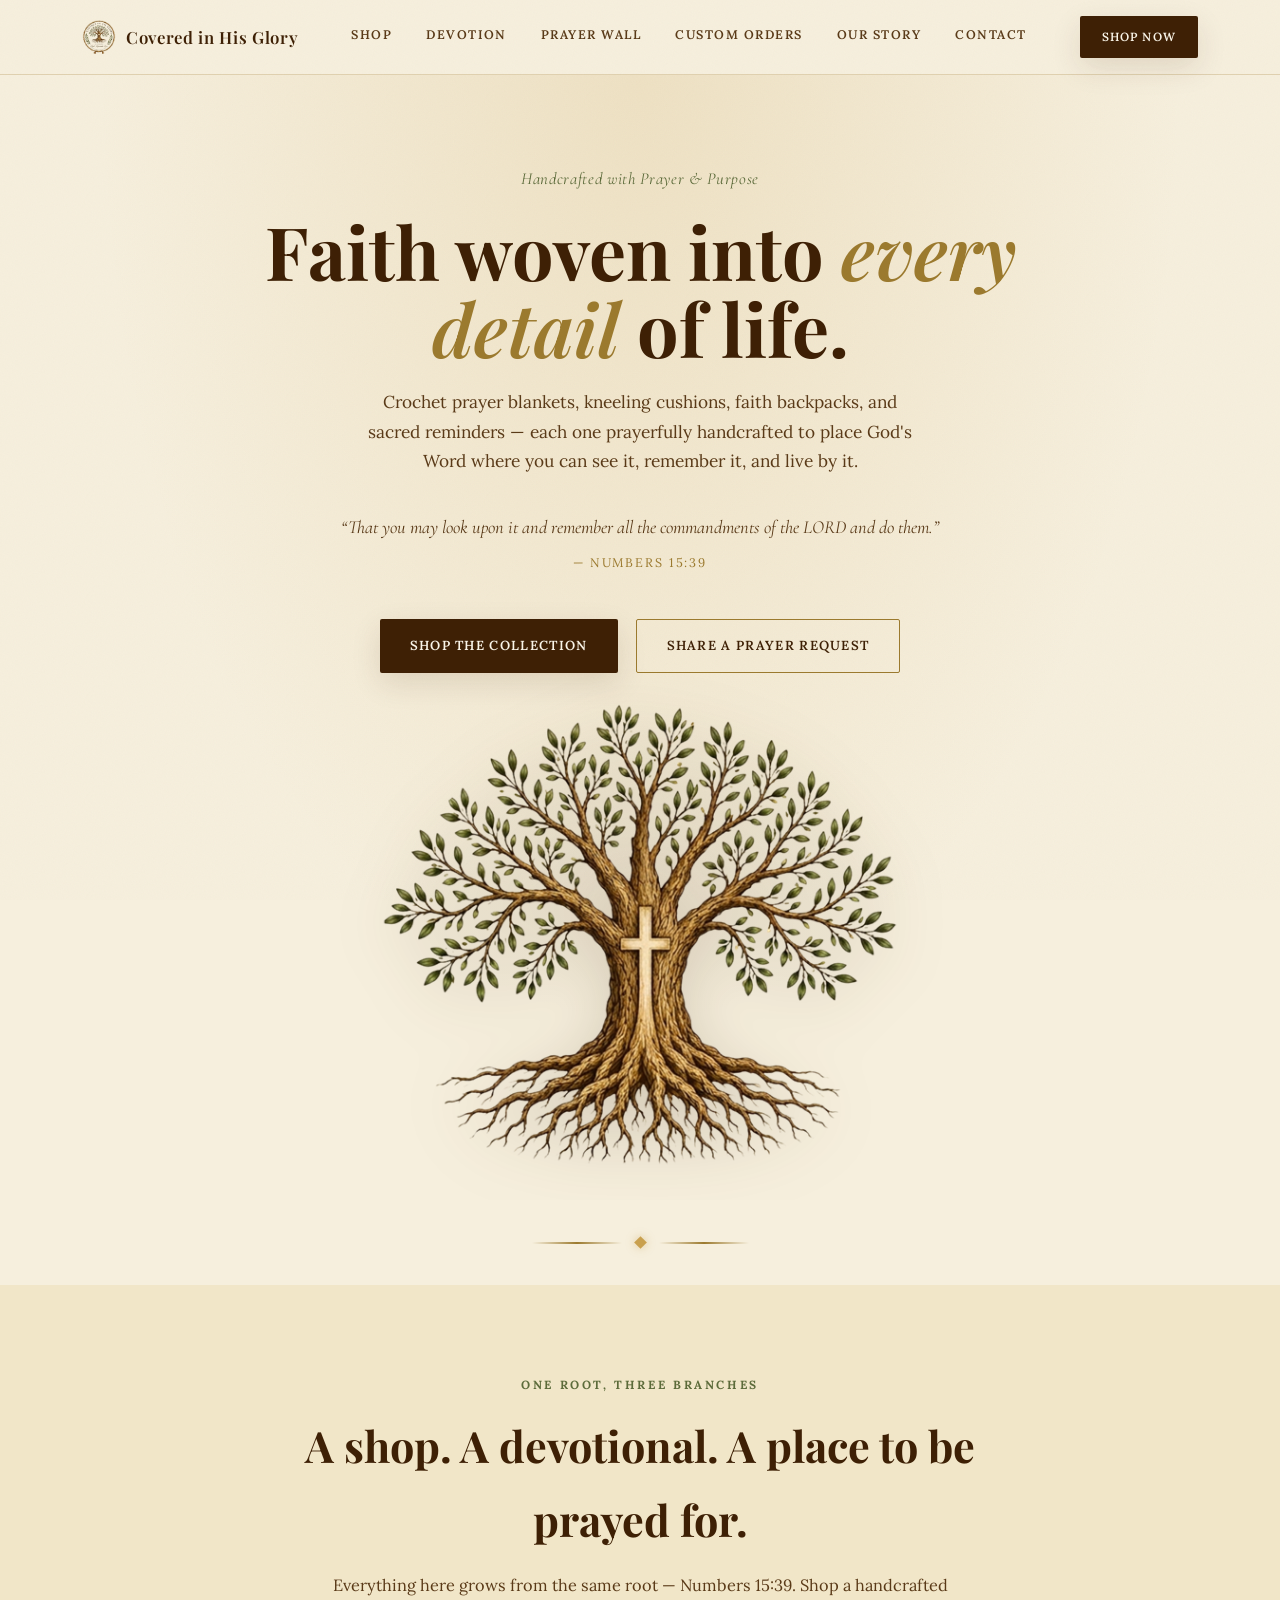
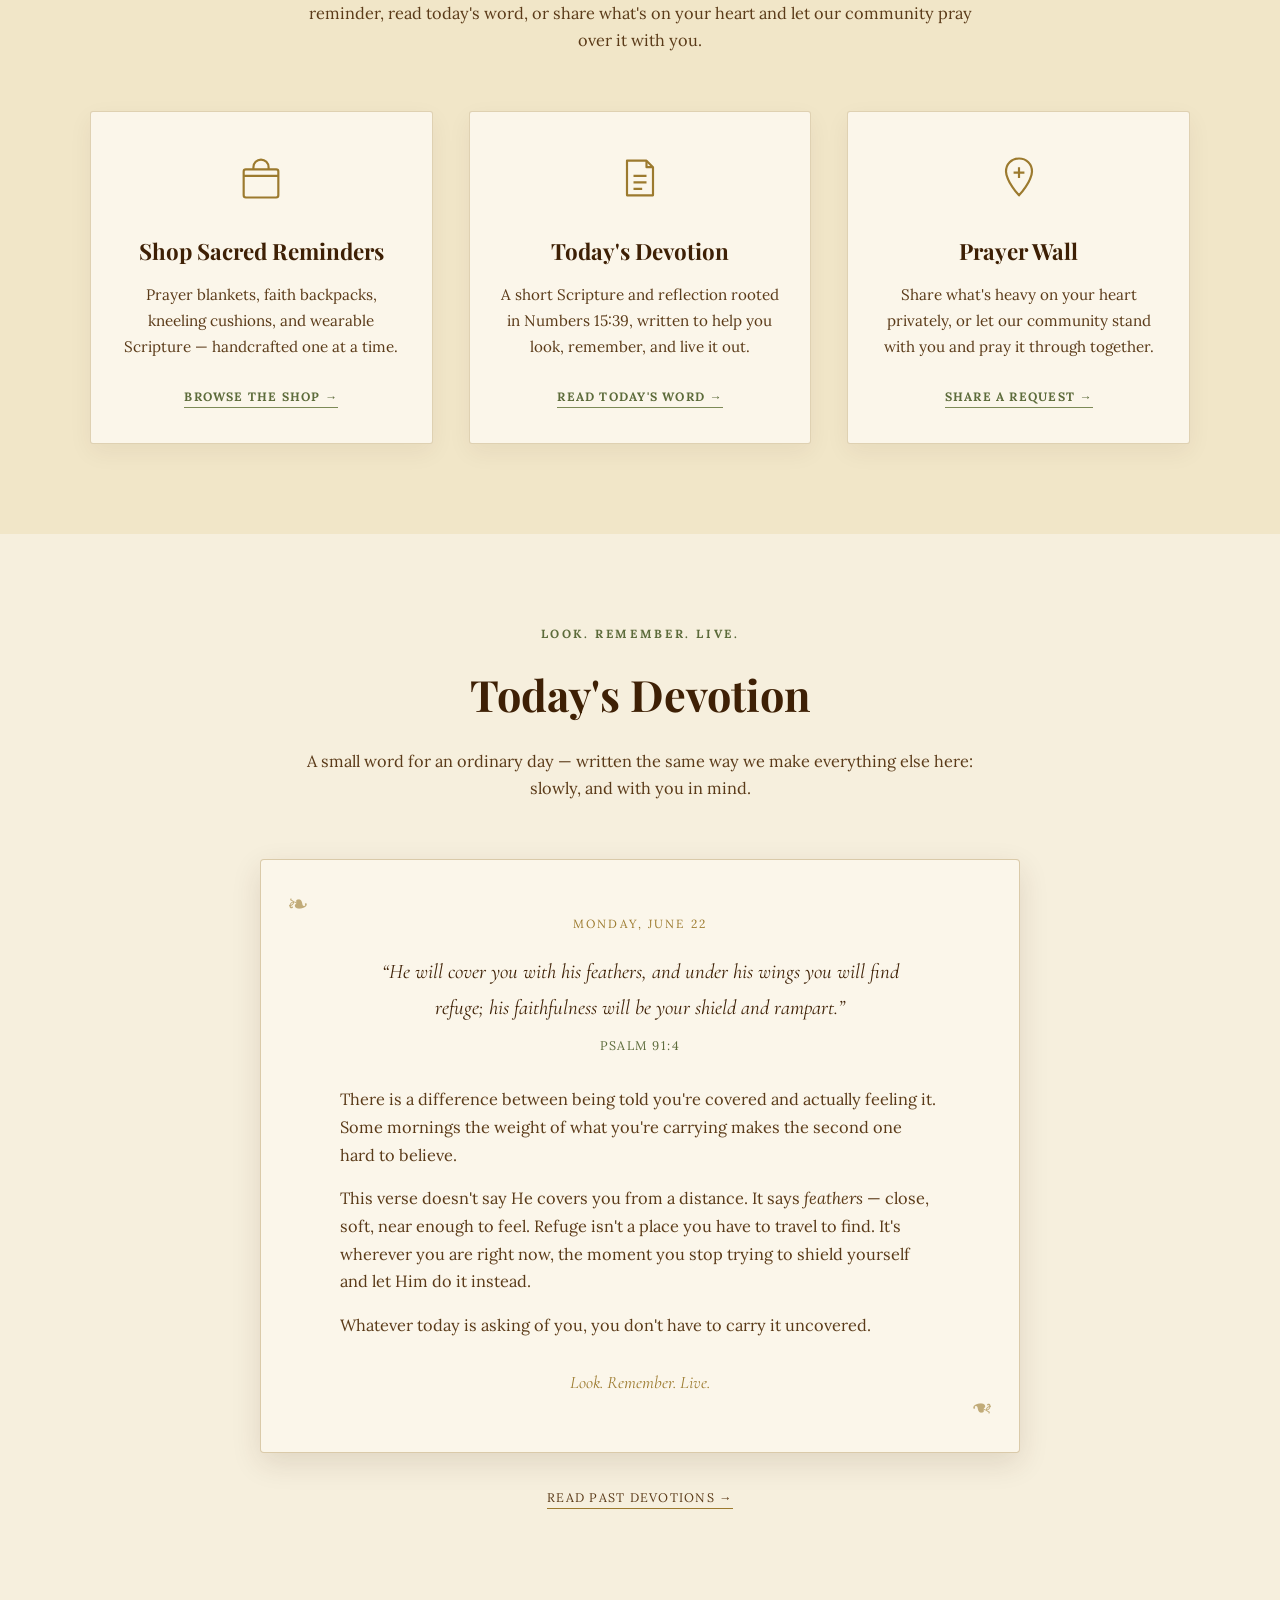
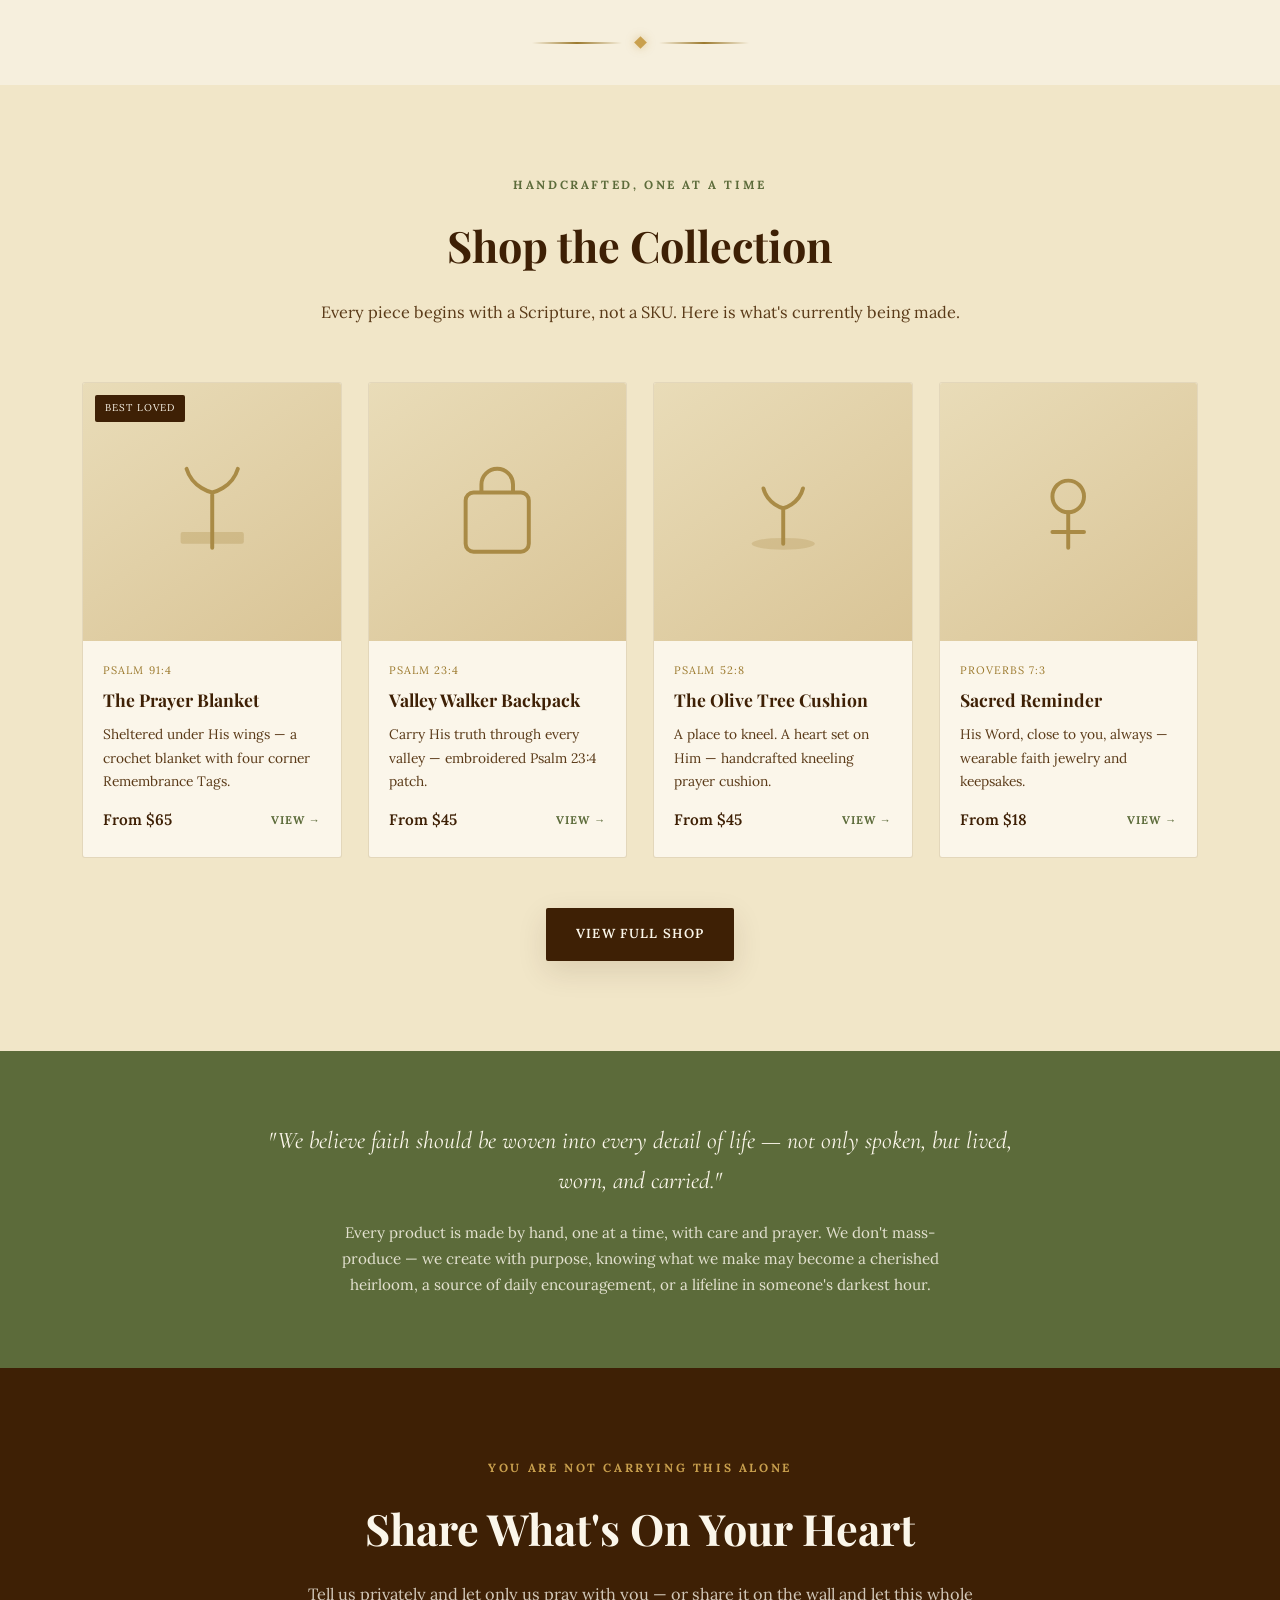
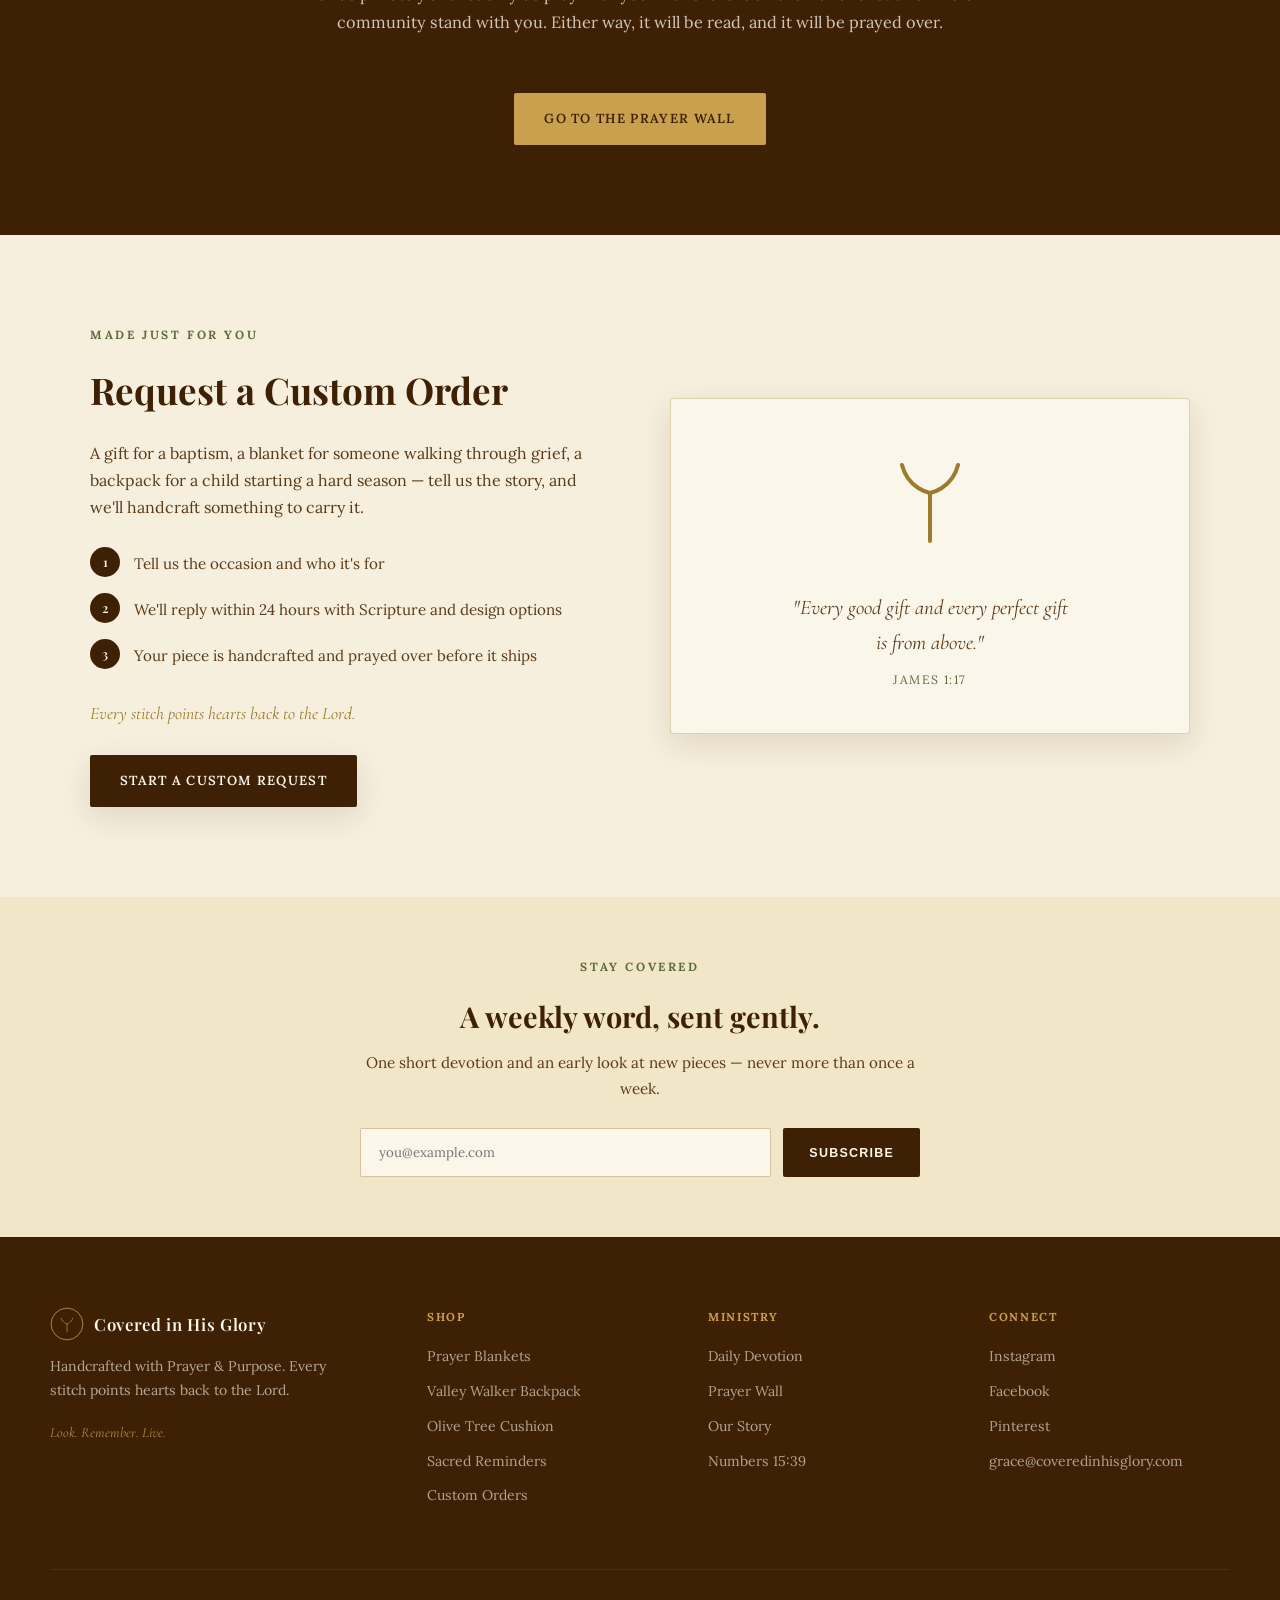
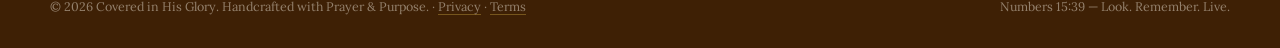
<file: index.html>
<!DOCTYPE html>
<html lang="en">
<head>
<meta charset="UTF-8">
<meta name="viewport" content="width=device-width, initial-scale=1.0">
<title>Covered in His Glory — Faith-Based Handmade Gifts</title>
<meta name="description" content="Handcrafted prayer blankets, faith backpacks, and Scripture-rooted gifts. Faith woven into every detail — Numbers 15:39.">
<link rel="icon" href="data:image/svg+xml,%3Csvg xmlns='http://www.w3.org/2000/svg' viewBox='0 0 60 60'%3E%3Ccircle cx='30' cy='30' r='28' fill='%23F6EFDD' stroke='%239C7A2E' stroke-width='2'/%3E%3Cpath d='M30 46V28M30 28c0 0-9-2-11-11M30 28c0 0 9-2 11-11' stroke='%235C6B3A' stroke-width='2.4' stroke-linecap='round' fill='none'/%3E%3C/svg%3E">
<link rel="preconnect" href="https://fonts.googleapis.com">
<link rel="preconnect" href="https://fonts.gstatic.com" crossorigin>
<link href="https://fonts.googleapis.com/css2?family=Playfair+Display:ital,wght@0,400;0,500;0,600;0,700;0,800;1,500;1,600&family=Lora:ital,wght@0,400;0,500;0,600;1,400&family=Cormorant+Garamond:ital,wght@0,400;0,500;0,600;1,500&display=swap" rel="stylesheet">
<link rel="stylesheet" href="css/styles.css">
</head>
<body>

<div class="texture"></div>

<!-- ===================== HEADER ===================== -->
<header class="site">
  <div class="nav-inner">
    <a class="brandmark" href="index.html">
      <img src="assets/logo.png" class="tree-icon" alt="Covered in His Glory emblem" width="34" height="34">
      Covered in His Glory
    </a>
    <nav class="links">
      <a href="shop.html">Shop</a>
      <a href="devotion.html">Devotion</a>
      <a href="prayer.html">Prayer Wall</a>
      <a href="custom-orders.html">Custom Orders</a>
      <a href="about.html">Our Story</a>
      <a href="contact.html">Contact</a>
    </nav>
    <a href="shop.html" class="nav-cta">Shop Now</a>
    <button class="menu-toggle" aria-label="Open menu" onclick="openDrawer()">
      <svg width="26" height="26" viewBox="0 0 24 24" fill="none"><path d="M4 7h16M4 12h16M4 17h16" stroke="currentColor" stroke-width="2" stroke-linecap="round"/></svg>
    </button>
  </div>
</header>

<!-- Mobile drawer -->
<div class="mobile-drawer" id="mobileDrawer">
  <div class="panel">
    <div class="drawer-top">
      <span class="brandmark" style="font-size:1rem;">Covered in His Glory</span>
      <button class="drawer-close" aria-label="Close menu" onclick="closeDrawer()">&times;</button>
    </div>
    <a href="shop.html">Shop</a>
    <a href="devotion.html">Devotion</a>
    <a href="prayer.html">Prayer Wall</a>
    <a href="custom-orders.html">Custom Orders</a>
    <a href="about.html">Our Story</a>
    <a href="contact.html">Contact</a>
  </div>
</div>

<!-- ===================== HERO ===================== -->
<section class="hero">
  <div class="hero-eyebrow">Handcrafted with Prayer &amp; Purpose</div>
  <h1>Faith woven into <span class="accent">every detail</span> of life.</h1>
  <p class="hero-sub">Crochet prayer blankets, kneeling cushions, faith backpacks, and sacred reminders — each one prayerfully handcrafted to place God's Word where you can see it, remember it, and live by it.</p>
  <p class="hero-scripture">&ldquo;That you may look upon it and remember all the commandments of the LORD and do them.&rdquo;</p>
  <p class="hero-ref">— Numbers 15:39</p>

  <div class="hero-ctas">
    <a href="shop.html" class="btn btn-primary">Shop the Collection</a>
    <a href="prayer.html" class="btn btn-secondary">Share a Prayer Request</a>
  </div>

  <div class="tree-stage">
    <img src="assets/logo2.png" alt="Covered in His Glory — watercolor tree of life with a cross at its heart and deep roots" class="hero-logo" width="548" height="492">
  </div>
</section>

<div class="rope-divider"><div class="line"></div><div class="mark"></div><div class="line"></div></div>

<!-- ===================== THREE MINISTRY PILLARS ===================== -->
<section class="roots-section section">
  <div class="wrap">
    <div class="section-head reveal">
      <div class="eyebrow">One Root, Three Branches</div>
      <h2>A shop. A devotional. A place to be prayed for.</h2>
      <p>Everything here grows from the same root — Numbers 15:39. Shop a handcrafted reminder, read today's word, or share what's on your heart and let our community pray over it with you.</p>
    </div>

    <div class="pillars reveal">
      <div class="pillar">
        <svg class="icon" viewBox="0 0 48 48" fill="none" aria-hidden="true"><rect x="8" y="16" width="32" height="26" rx="2" stroke="currentColor" stroke-width="2"/><path d="M8 22h32" stroke="currentColor" stroke-width="2"/><path d="M17 16v-2a7 7 0 0114 0v2" stroke="currentColor" stroke-width="2"/></svg>
        <h3>Shop Sacred Reminders</h3>
        <p>Prayer blankets, faith backpacks, kneeling cushions, and wearable Scripture — handcrafted one at a time.</p>
        <a href="shop.html" class="pillar-link">Browse the shop →</a>
      </div>
      <div class="pillar">
        <svg class="icon" viewBox="0 0 48 48" fill="none" aria-hidden="true"><path d="M12 8h18l6 6v26H12z" stroke="currentColor" stroke-width="2" stroke-linejoin="round"/><path d="M30 8v6h6" stroke="currentColor" stroke-width="2" stroke-linejoin="round"/><path d="M18 22h12M18 28h12M18 34h8" stroke="currentColor" stroke-width="2"/></svg>
        <h3>Today's Devotion</h3>
        <p>A short Scripture and reflection rooted in Numbers 15:39, written to help you look, remember, and live it out.</p>
        <a href="devotion.html" class="pillar-link">Read today's word →</a>
      </div>
      <div class="pillar">
        <svg class="icon" viewBox="0 0 48 48" fill="none" aria-hidden="true"><path d="M24 6c-7 0-12 5-12 12 0 9 12 22 12 22s12-13 12-22c0-7-5-12-12-12z" stroke="currentColor" stroke-width="2" stroke-linejoin="round"/><path d="M24 14v10M19 19h10" stroke="currentColor" stroke-width="2"/></svg>
        <h3>Prayer Wall</h3>
        <p>Share what's heavy on your heart privately, or let our community stand with you and pray it through together.</p>
        <a href="prayer.html" class="pillar-link">Share a request →</a>
      </div>
    </div>
  </div>
</section>

<!-- ===================== DAILY DEVOTION ===================== -->
<section class="devotion-section section">
  <div class="wrap">
    <div class="section-head reveal">
      <div class="eyebrow">Look. Remember. Live.</div>
      <h2>Today's Devotion</h2>
      <p>A small word for an ordinary day — written the same way we make everything else here: slowly, and with you in mind.</p>
    </div>

    <div class="devotion-card reveal">
      <div class="devotion-date">Monday, June 22</div>
      <p class="devotion-verse">&ldquo;He will cover you with his feathers, and under his wings you will find refuge; his faithfulness will be your shield and rampart.&rdquo;</p>
      <p class="devotion-ref">Psalm 91:4</p>
      <div class="devotion-body">
        <p>There is a difference between being told you're covered and actually feeling it. Some mornings the weight of what you're carrying makes the second one hard to believe.</p>
        <p>This verse doesn't say He covers you from a distance. It says <em>feathers</em> — close, soft, near enough to feel. Refuge isn't a place you have to travel to find. It's wherever you are right now, the moment you stop trying to shield yourself and let Him do it instead.</p>
        <p>Whatever today is asking of you, you don't have to carry it uncovered.</p>
      </div>
      <p class="devotion-close">Look. Remember. Live.</p>
    </div>

    <div class="devotion-archive">
      <a href="devotion.html">Read past devotions →</a>
    </div>
  </div>
</section>

<div class="rope-divider"><div class="line"></div><div class="mark"></div><div class="line"></div></div>

<!-- ===================== SHOP PREVIEW ===================== -->
<section class="shop-section section">
  <div class="wrap">
    <div class="section-head reveal">
      <div class="eyebrow">Handcrafted, One at a Time</div>
      <h2>Shop the Collection</h2>
      <p>Every piece begins with a Scripture, not a SKU. Here is what's currently being made.</p>
    </div>

    <div class="shop-grid reveal">

      <a class="product-card" href="shop.html">
        <div class="product-image">
          <span class="product-tag">Best Loved</span>
          <svg viewBox="0 0 60 60" fill="none" aria-hidden="true"><path d="M30 48V20M30 20c0 0-10-2-13-12M30 20c0 0 10-2 13-12" stroke="currentColor" stroke-width="2" stroke-linecap="round"/><rect x="14" y="40" width="32" height="6" rx="1" fill="currentColor" opacity="0.3"/></svg>
        </div>
        <div class="product-info">
          <div class="product-scripture">Psalm 91:4</div>
          <h4>The Prayer Blanket</h4>
          <p>Sheltered under His wings — a crochet blanket with four corner Remembrance Tags.</p>
          <div class="product-price-row">
            <span class="product-price">From $65</span>
            <span class="product-cta">View →</span>
          </div>
        </div>
      </a>

      <a class="product-card" href="shop.html">
        <div class="product-image">
          <svg viewBox="0 0 60 60" fill="none" aria-hidden="true"><rect x="14" y="20" width="32" height="30" rx="4" stroke="currentColor" stroke-width="2"/><path d="M22 20v-4a8 8 0 0116 0v4" stroke="currentColor" stroke-width="2"/></svg>
        </div>
        <div class="product-info">
          <div class="product-scripture">Psalm 23:4</div>
          <h4>Valley Walker Backpack</h4>
          <p>Carry His truth through every valley — embroidered Psalm 23:4 patch.</p>
          <div class="product-price-row">
            <span class="product-price">From $45</span>
            <span class="product-cta">View →</span>
          </div>
        </div>
      </a>

      <a class="product-card" href="shop.html">
        <div class="product-image">
          <svg viewBox="0 0 60 60" fill="none" aria-hidden="true"><path d="M30 46V28M30 28c0 0-8-2-10-10M30 28c0 0 8-2 10-10" stroke="currentColor" stroke-width="2" stroke-linecap="round"/><ellipse cx="30" cy="46" rx="16" ry="3" fill="currentColor" opacity="0.25"/></svg>
        </div>
        <div class="product-info">
          <div class="product-scripture">Psalm 52:8</div>
          <h4>The Olive Tree Cushion</h4>
          <p>A place to kneel. A heart set on Him — handcrafted kneeling prayer cushion.</p>
          <div class="product-price-row">
            <span class="product-price">From $45</span>
            <span class="product-cta">View →</span>
          </div>
        </div>
      </a>

      <a class="product-card" href="shop.html">
        <div class="product-image">
          <svg viewBox="0 0 60 60" fill="none" aria-hidden="true"><circle cx="30" cy="22" r="8" stroke="currentColor" stroke-width="2"/><path d="M30 30v18M22 40h16" stroke="currentColor" stroke-width="2" stroke-linecap="round"/></svg>
        </div>
        <div class="product-info">
          <div class="product-scripture">Proverbs 7:3</div>
          <h4>Sacred Reminder</h4>
          <p>His Word, close to you, always — wearable faith jewelry and keepsakes.</p>
          <div class="product-price-row">
            <span class="product-price">From $18</span>
            <span class="product-cta">View →</span>
          </div>
        </div>
      </a>

    </div>

    <div class="shop-all-wrap reveal">
      <a href="shop.html" class="btn btn-primary">View Full Shop</a>
    </div>
  </div>
</section>

<!-- ===================== MISSION STRIP ===================== -->
<section class="mission-strip">
  <p class="lead reveal">"We believe faith should be woven into every detail of life — not only spoken, but lived, worn, and carried."</p>
  <p class="sub reveal">Every product is made by hand, one at a time, with care and prayer. We don't mass-produce — we create with purpose, knowing what we make may become a cherished heirloom, a source of daily encouragement, or a lifeline in someone's darkest hour.</p>
</section>

<!-- ===================== PRAYER WALL PREVIEW ===================== -->
<section class="prayer-section section">
  <div class="wrap">
    <div class="section-head reveal">
      <div class="eyebrow">You Are Not Carrying This Alone</div>
      <h2>Share What's On Your Heart</h2>
      <p>Tell us privately and let only us pray with you — or share it on the wall and let this whole community stand with you. Either way, it will be read, and it will be prayed over.</p>
    </div>
    <div class="shop-all-wrap reveal">
      <a href="prayer.html" class="btn" style="background:var(--gold-bright); color:var(--brown);">Go to the Prayer Wall</a>
    </div>
  </div>
</section>

<!-- ===================== CUSTOM ORDERS TEASER ===================== -->
<section class="custom-section section">
  <div class="wrap">
    <div class="custom-wrap">
      <div class="custom-copy reveal">
        <div class="eyebrow">Made Just for You</div>
        <h2>Request a Custom Order</h2>
        <p>A gift for a baptism, a blanket for someone walking through grief, a backpack for a child starting a hard season — tell us the story, and we'll handcraft something to carry it.</p>
        <ul class="custom-steps">
          <li><div class="step-num">1</div><div class="step-text">Tell us the occasion and who it's for</div></li>
          <li><div class="step-num">2</div><div class="step-text">We'll reply within 24 hours with Scripture and design options</div></li>
          <li><div class="step-num">3</div><div class="step-text">Your piece is handcrafted and prayed over before it ships</div></li>
        </ul>
        <p style="font-style:italic; color:var(--gold); font-family:var(--serif-script); font-size:1.1rem;">Every stitch points hearts back to the Lord.</p>
        <a href="custom-orders.html" class="btn btn-primary" style="margin-top:8px;">Start a Custom Request</a>
      </div>
      <div class="custom-form reveal" style="display:flex; align-items:center; justify-content:center; text-align:center;">
        <div>
          <svg width="120" height="120" viewBox="0 0 60 60" fill="none" style="margin:0 auto 20px; color:var(--gold);" aria-hidden="true"><path d="M30 50V26M30 26c0 0-11-2-14-14M30 26c0 0 11-2 14-14" stroke="currentColor" stroke-width="2" stroke-linecap="round"/></svg>
          <p style="font-family:var(--serif-script); font-style:italic; font-size:1.3rem; color:var(--brown-soft); max-width:280px;">"Every good gift and every perfect gift is from above."</p>
          <p style="font-size:0.76rem; letter-spacing:0.12em; text-transform:uppercase; color:var(--olive); margin-top:10px;">James 1:17</p>
        </div>
      </div>
    </div>
  </div>
</section>

<!-- ===================== NEWSLETTER ===================== -->
<section class="newsletter-section section tight" id="stay-covered">
  <div class="newsletter-box reveal">
    <div class="eyebrow">Stay Covered</div>
    <h2 style="font-family:var(--serif-display); font-size:1.8rem; color:var(--brown); margin-bottom:10px;">A weekly word, sent gently.</h2>
    <p style="color:var(--brown-soft); font-size:0.95rem;">One short devotion and an early look at new pieces — never more than once a week.</p>
    <!-- TODO: replace PLACEHOLDER with your Formspree newsletter form ID -->
    <form class="newsletter-form" action="https://formspree.io/f/PLACEHOLDER" method="POST" data-formspree data-success="You're on the list — welcome to the family. 🌿">
      <input type="text" name="_gotcha" class="hp-field" tabindex="-1" autocomplete="off" aria-hidden="true">
      <input type="hidden" name="_subject" value="New newsletter signup — Covered in His Glory">
      <input type="email" name="email" placeholder="you@example.com" aria-label="Your email" required>
      <button type="submit">Subscribe</button>
    </form>
  </div>
</section>

<!-- ===================== FOOTER ===================== -->
<footer class="site">
  <div class="footer-grid">
    <div class="footer-brand">
      <div class="brandmark">
        <svg class="tree-icon" viewBox="0 0 60 60" fill="none" aria-hidden="true">
          <circle cx="30" cy="30" r="28" stroke="#C9A04E" stroke-width="1.4"/>
          <path d="M30 44V30M30 30C30 30 22 28 20 20M30 30C30 30 38 28 40 20" stroke="#9C7A2E" stroke-width="1.6" stroke-linecap="round"/>
        </svg>
        Covered in His Glory
      </div>
      <p>Handcrafted with Prayer &amp; Purpose. Every stitch points hearts back to the Lord.</p>
      <p class="footer-tagline">Look. Remember. Live.</p>
    </div>
    <div class="footer-col">
      <h5>Shop</h5>
      <a href="shop.html">Prayer Blankets</a>
      <a href="shop.html">Valley Walker Backpack</a>
      <a href="shop.html">Olive Tree Cushion</a>
      <a href="shop.html">Sacred Reminders</a>
      <a href="custom-orders.html">Custom Orders</a>
    </div>
    <div class="footer-col">
      <h5>Ministry</h5>
      <a href="devotion.html">Daily Devotion</a>
      <a href="prayer.html">Prayer Wall</a>
      <a href="about.html">Our Story</a>
      <a href="about.html">Numbers 15:39</a>
    </div>
    <div class="footer-col">
      <h5>Connect</h5>
      <a href="https://instagram.com/CoveredInHisGlory" target="_blank" rel="noopener">Instagram</a>
      <a href="https://facebook.com/LookRememberLive" target="_blank" rel="noopener">Facebook</a>
      <a href="contact.html">Pinterest</a>
      <a href="mailto:grace@coveredinhisglory.com">grace@coveredinhisglory.com</a>
    </div>
  </div>
  <div class="footer-bottom">
    <span>© 2026 Covered in His Glory. Handcrafted with Prayer &amp; Purpose. · <a href="privacy.html" style="border-bottom:1px solid var(--gold);">Privacy</a> · <a href="terms.html" style="border-bottom:1px solid var(--gold);">Terms</a></span>
    <span>Numbers 15:39 — Look. Remember. Live.</span>
  </div>
</footer>

<div class="toast" id="toast"></div>

<script src="js/main.js"></script>
</body>
</html>
</file>
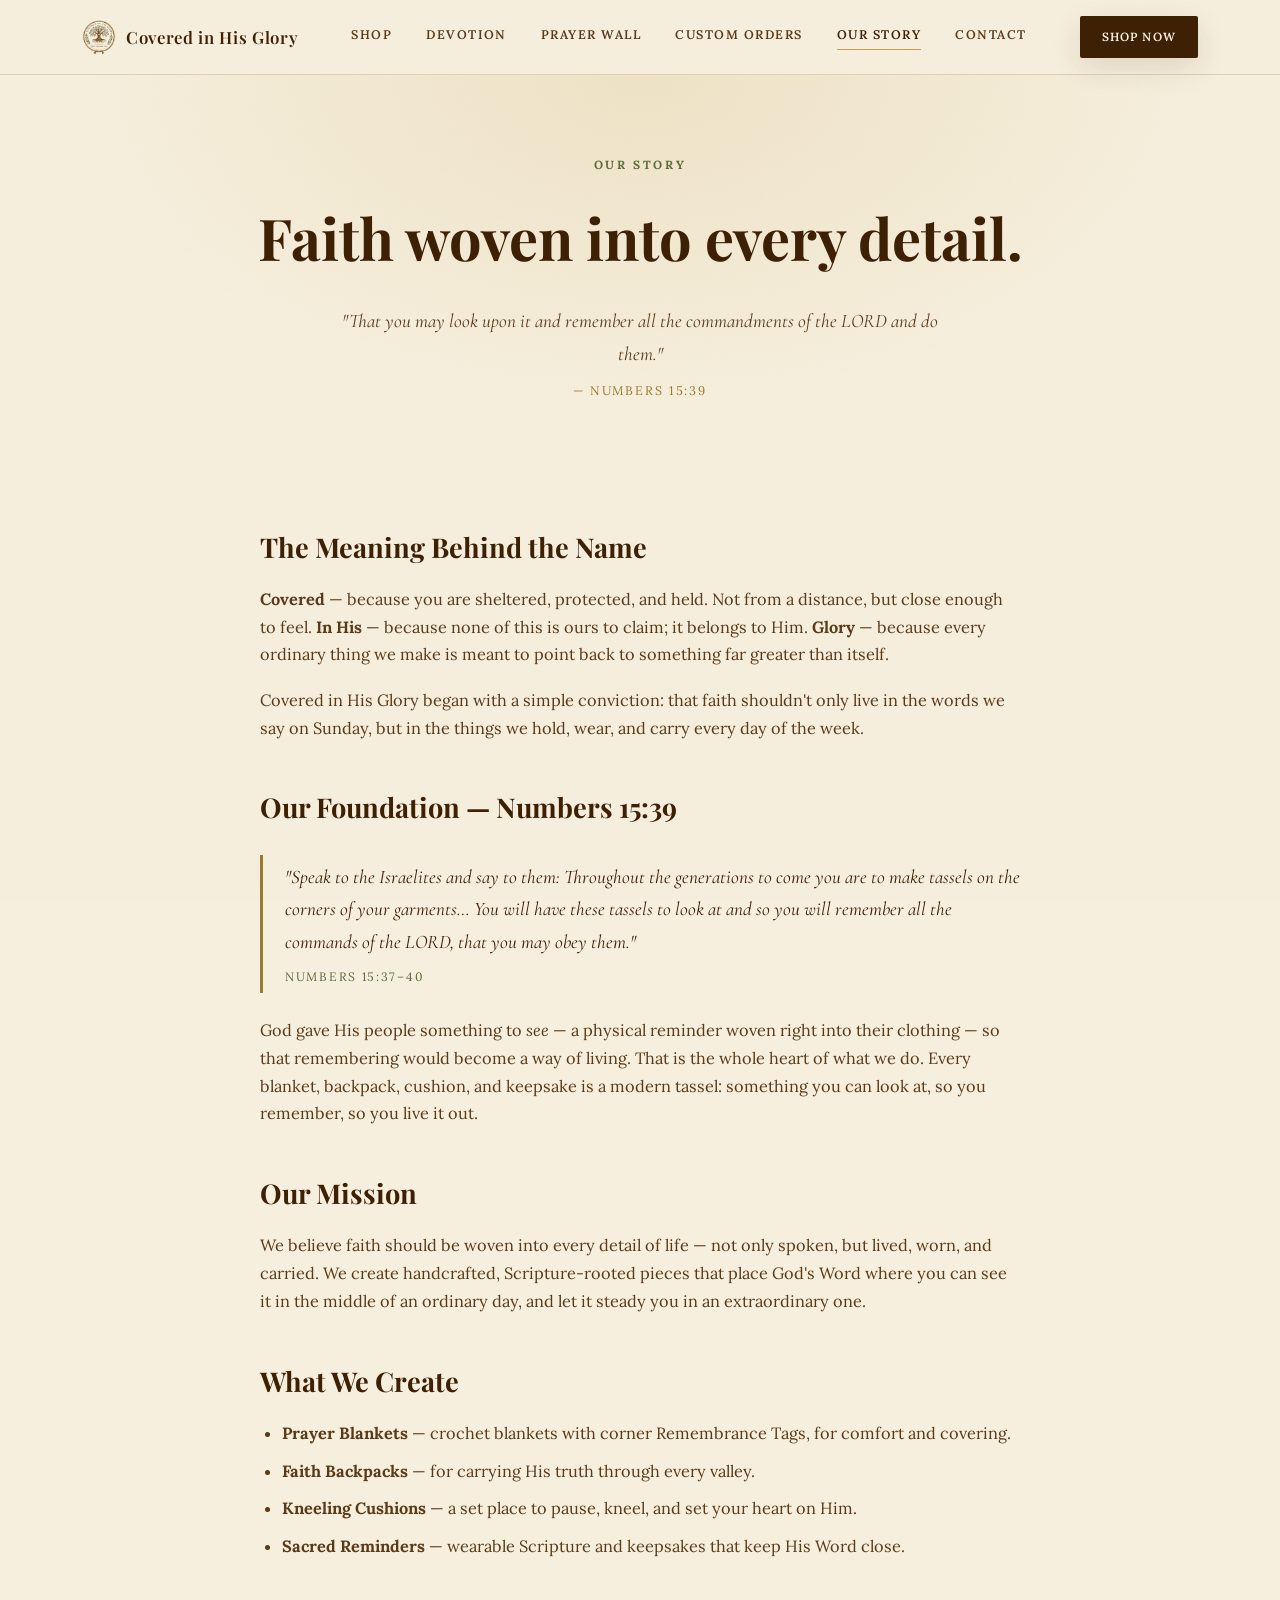
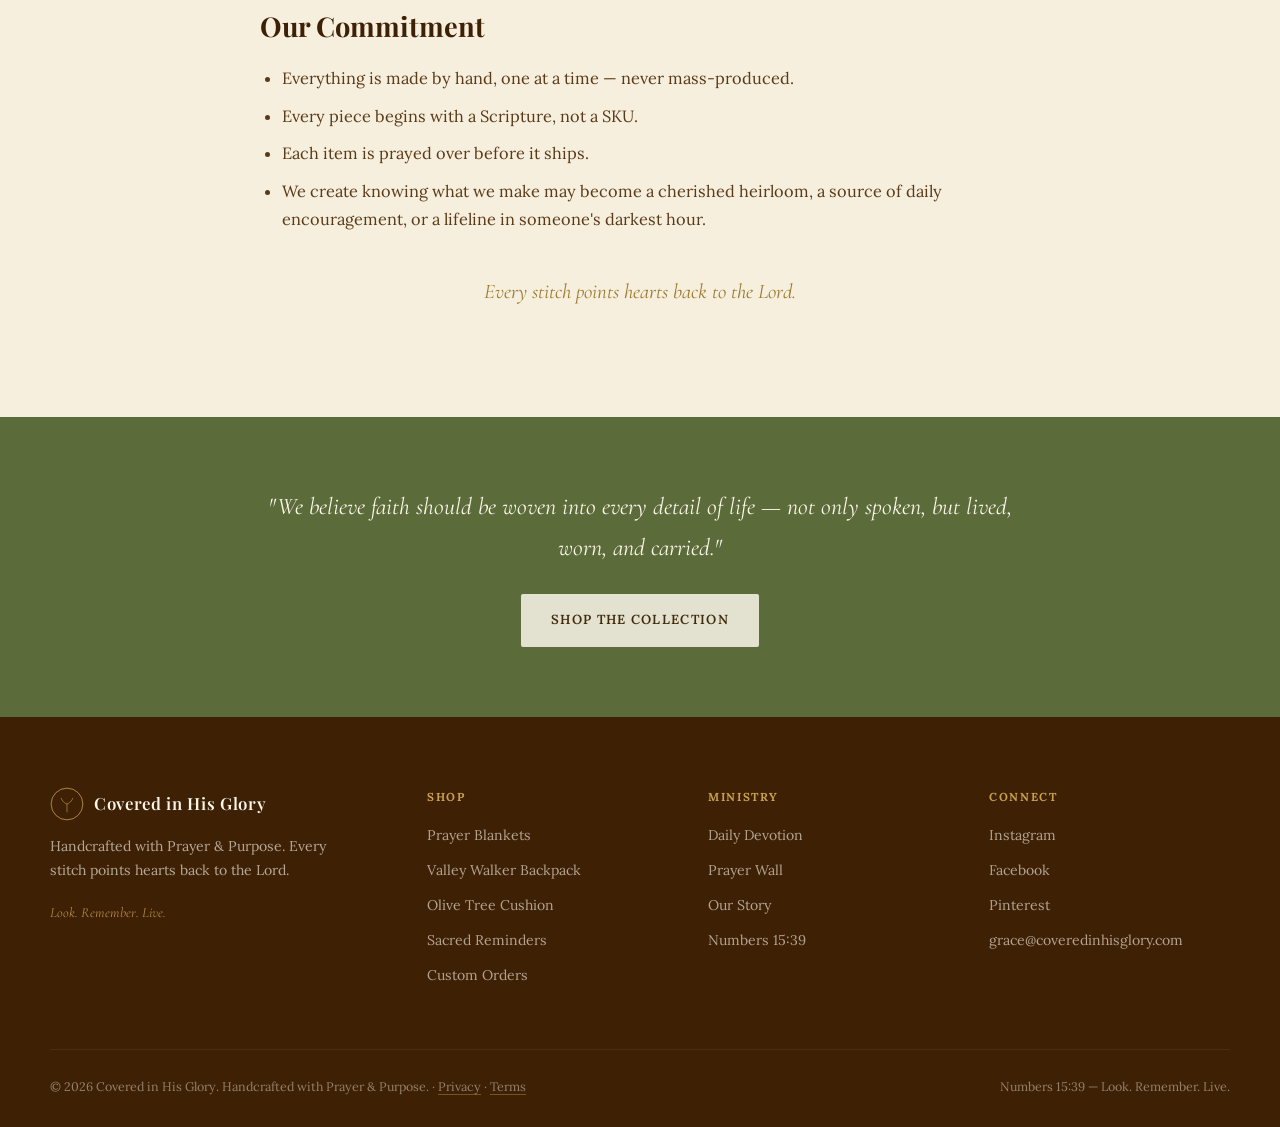
<file: about.html>
<!DOCTYPE html>
<html lang="en">
<head>
<meta charset="UTF-8">
<meta name="viewport" content="width=device-width, initial-scale=1.0">
<title>Covered in His Glory — Our Story — Faith-Based Handmade Gifts</title>
<meta name="description" content="Our story is rooted in Numbers 15:39 — faith woven into every detail of life. Learn the meaning behind Covered in His Glory.">
<link rel="icon" href="data:image/svg+xml,%3Csvg xmlns='http://www.w3.org/2000/svg' viewBox='0 0 60 60'%3E%3Ccircle cx='30' cy='30' r='28' fill='%23F6EFDD' stroke='%239C7A2E' stroke-width='2'/%3E%3Cpath d='M30 46V28M30 28c0 0-9-2-11-11M30 28c0 0 9-2 11-11' stroke='%235C6B3A' stroke-width='2.4' stroke-linecap='round' fill='none'/%3E%3C/svg%3E">
<link rel="preconnect" href="https://fonts.googleapis.com">
<link rel="preconnect" href="https://fonts.gstatic.com" crossorigin>
<link href="https://fonts.googleapis.com/css2?family=Playfair+Display:ital,wght@0,400;0,500;0,600;0,700;0,800;1,500;1,600&family=Lora:ital,wght@0,400;0,500;0,600;1,400&family=Cormorant+Garamond:ital,wght@0,400;0,500;0,600;1,500&display=swap" rel="stylesheet">
<link rel="stylesheet" href="css/styles.css">
</head>
<body>

<div class="texture"></div>

<header class="site">
  <div class="nav-inner">
    <a class="brandmark" href="index.html">
      <img src="assets/logo.png" class="tree-icon" alt="Covered in His Glory emblem" width="34" height="34">
      Covered in His Glory
    </a>
    <nav class="links">
      <a href="shop.html">Shop</a>
      <a href="devotion.html">Devotion</a>
      <a href="prayer.html">Prayer Wall</a>
      <a href="custom-orders.html">Custom Orders</a>
      <a href="about.html" class="active">Our Story</a>
      <a href="contact.html">Contact</a>
    </nav>
    <a href="shop.html" class="nav-cta">Shop Now</a>
    <button class="menu-toggle" aria-label="Open menu" onclick="openDrawer()">
      <svg width="26" height="26" viewBox="0 0 24 24" fill="none"><path d="M4 7h16M4 12h16M4 17h16" stroke="currentColor" stroke-width="2" stroke-linecap="round"/></svg>
    </button>
  </div>
</header>

<div class="mobile-drawer" id="mobileDrawer">
  <div class="panel">
    <div class="drawer-top">
      <span class="brandmark" style="font-size:1rem;">Covered in His Glory</span>
      <button class="drawer-close" aria-label="Close menu" onclick="closeDrawer()">&times;</button>
    </div>
    <a href="shop.html">Shop</a>
    <a href="devotion.html">Devotion</a>
    <a href="prayer.html">Prayer Wall</a>
    <a href="custom-orders.html">Custom Orders</a>
    <a href="about.html" class="active">Our Story</a>
    <a href="contact.html">Contact</a>
  </div>
</div>

<section class="page-hero">
  <div class="eyebrow">Our Story</div>
  <h1>Faith woven into every detail.</h1>
  <p class="script-lead">"That you may look upon it and remember all the commandments of the LORD and do them."</p>
  <p style="font-size:0.78rem; letter-spacing:0.15em; text-transform:uppercase; color:var(--gold); margin-top:10px;">— Numbers 15:39</p>
</section>

<section class="section" style="padding-top:30px;">
  <div class="prose reveal">
    <h2>The Meaning Behind the Name</h2>
    <p><strong>Covered</strong> — because you are sheltered, protected, and held. Not from a distance, but close enough to feel. <strong>In His</strong> — because none of this is ours to claim; it belongs to Him. <strong>Glory</strong> — because every ordinary thing we make is meant to point back to something far greater than itself.</p>
    <p>Covered in His Glory began with a simple conviction: that faith shouldn't only live in the words we say on Sunday, but in the things we hold, wear, and carry every day of the week.</p>

    <h2>Our Foundation — Numbers 15:39</h2>
    <div class="scripture-block">
      "Speak to the Israelites and say to them: Throughout the generations to come you are to make tassels on the corners of your garments… You will have these tassels to look at and so you will remember all the commands of the LORD, that you may obey them."
      <span class="ref">Numbers 15:37–40</span>
    </div>
    <p>God gave His people something to <em>see</em> — a physical reminder woven right into their clothing — so that remembering would become a way of living. That is the whole heart of what we do. Every blanket, backpack, cushion, and keepsake is a modern tassel: something you can look at, so you remember, so you live it out.</p>

    <h2>Our Mission</h2>
    <p>We believe faith should be woven into every detail of life — not only spoken, but lived, worn, and carried. We create handcrafted, Scripture-rooted pieces that place God's Word where you can see it in the middle of an ordinary day, and let it steady you in an extraordinary one.</p>

    <h2>What We Create</h2>
    <ul>
      <li><strong>Prayer Blankets</strong> — crochet blankets with corner Remembrance Tags, for comfort and covering.</li>
      <li><strong>Faith Backpacks</strong> — for carrying His truth through every valley.</li>
      <li><strong>Kneeling Cushions</strong> — a set place to pause, kneel, and set your heart on Him.</li>
      <li><strong>Sacred Reminders</strong> — wearable Scripture and keepsakes that keep His Word close.</li>
    </ul>

    <h2>Our Commitment</h2>
    <ul>
      <li>Everything is made by hand, one at a time — never mass-produced.</li>
      <li>Every piece begins with a Scripture, not a SKU.</li>
      <li>Each item is prayed over before it ships.</li>
      <li>We create knowing what we make may become a cherished heirloom, a source of daily encouragement, or a lifeline in someone's darkest hour.</li>
    </ul>

    <p class="script-close">Every stitch points hearts back to the Lord.</p>
  </div>
</section>

<section class="mission-strip">
  <p class="lead reveal">"We believe faith should be woven into every detail of life — not only spoken, but lived, worn, and carried."</p>
  <p class="sub reveal">
    <a href="shop.html" class="btn" style="background:var(--ivory); color:var(--brown); margin-top:8px;">Shop the Collection</a>
  </p>
</section>

<footer class="site">
  <div class="footer-grid">
    <div class="footer-brand">
      <div class="brandmark">
        <svg class="tree-icon" viewBox="0 0 60 60" fill="none" aria-hidden="true">
          <circle cx="30" cy="30" r="28" stroke="#C9A04E" stroke-width="1.4"/>
          <path d="M30 44V30M30 30C30 30 22 28 20 20M30 30C30 30 38 28 40 20" stroke="#9C7A2E" stroke-width="1.6" stroke-linecap="round"/>
        </svg>
        Covered in His Glory
      </div>
      <p>Handcrafted with Prayer &amp; Purpose. Every stitch points hearts back to the Lord.</p>
      <p class="footer-tagline">Look. Remember. Live.</p>
    </div>
    <div class="footer-col">
      <h5>Shop</h5>
      <a href="shop.html">Prayer Blankets</a>
      <a href="shop.html">Valley Walker Backpack</a>
      <a href="shop.html">Olive Tree Cushion</a>
      <a href="shop.html">Sacred Reminders</a>
      <a href="custom-orders.html">Custom Orders</a>
    </div>
    <div class="footer-col">
      <h5>Ministry</h5>
      <a href="devotion.html">Daily Devotion</a>
      <a href="prayer.html">Prayer Wall</a>
      <a href="about.html">Our Story</a>
      <a href="about.html">Numbers 15:39</a>
    </div>
    <div class="footer-col">
      <h5>Connect</h5>
      <a href="https://instagram.com/CoveredInHisGlory" target="_blank" rel="noopener">Instagram</a>
      <a href="https://facebook.com/LookRememberLive" target="_blank" rel="noopener">Facebook</a>
      <a href="contact.html">Pinterest</a>
      <a href="mailto:grace@coveredinhisglory.com">grace@coveredinhisglory.com</a>
    </div>
  </div>
  <div class="footer-bottom">
    <span>© 2026 Covered in His Glory. Handcrafted with Prayer &amp; Purpose. · <a href="privacy.html" style="border-bottom:1px solid var(--gold);">Privacy</a> · <a href="terms.html" style="border-bottom:1px solid var(--gold);">Terms</a></span>
    <span>Numbers 15:39 — Look. Remember. Live.</span>
  </div>
</footer>

<div class="toast" id="toast"></div>

<script src="js/main.js"></script>
</body>
</html>
</file>
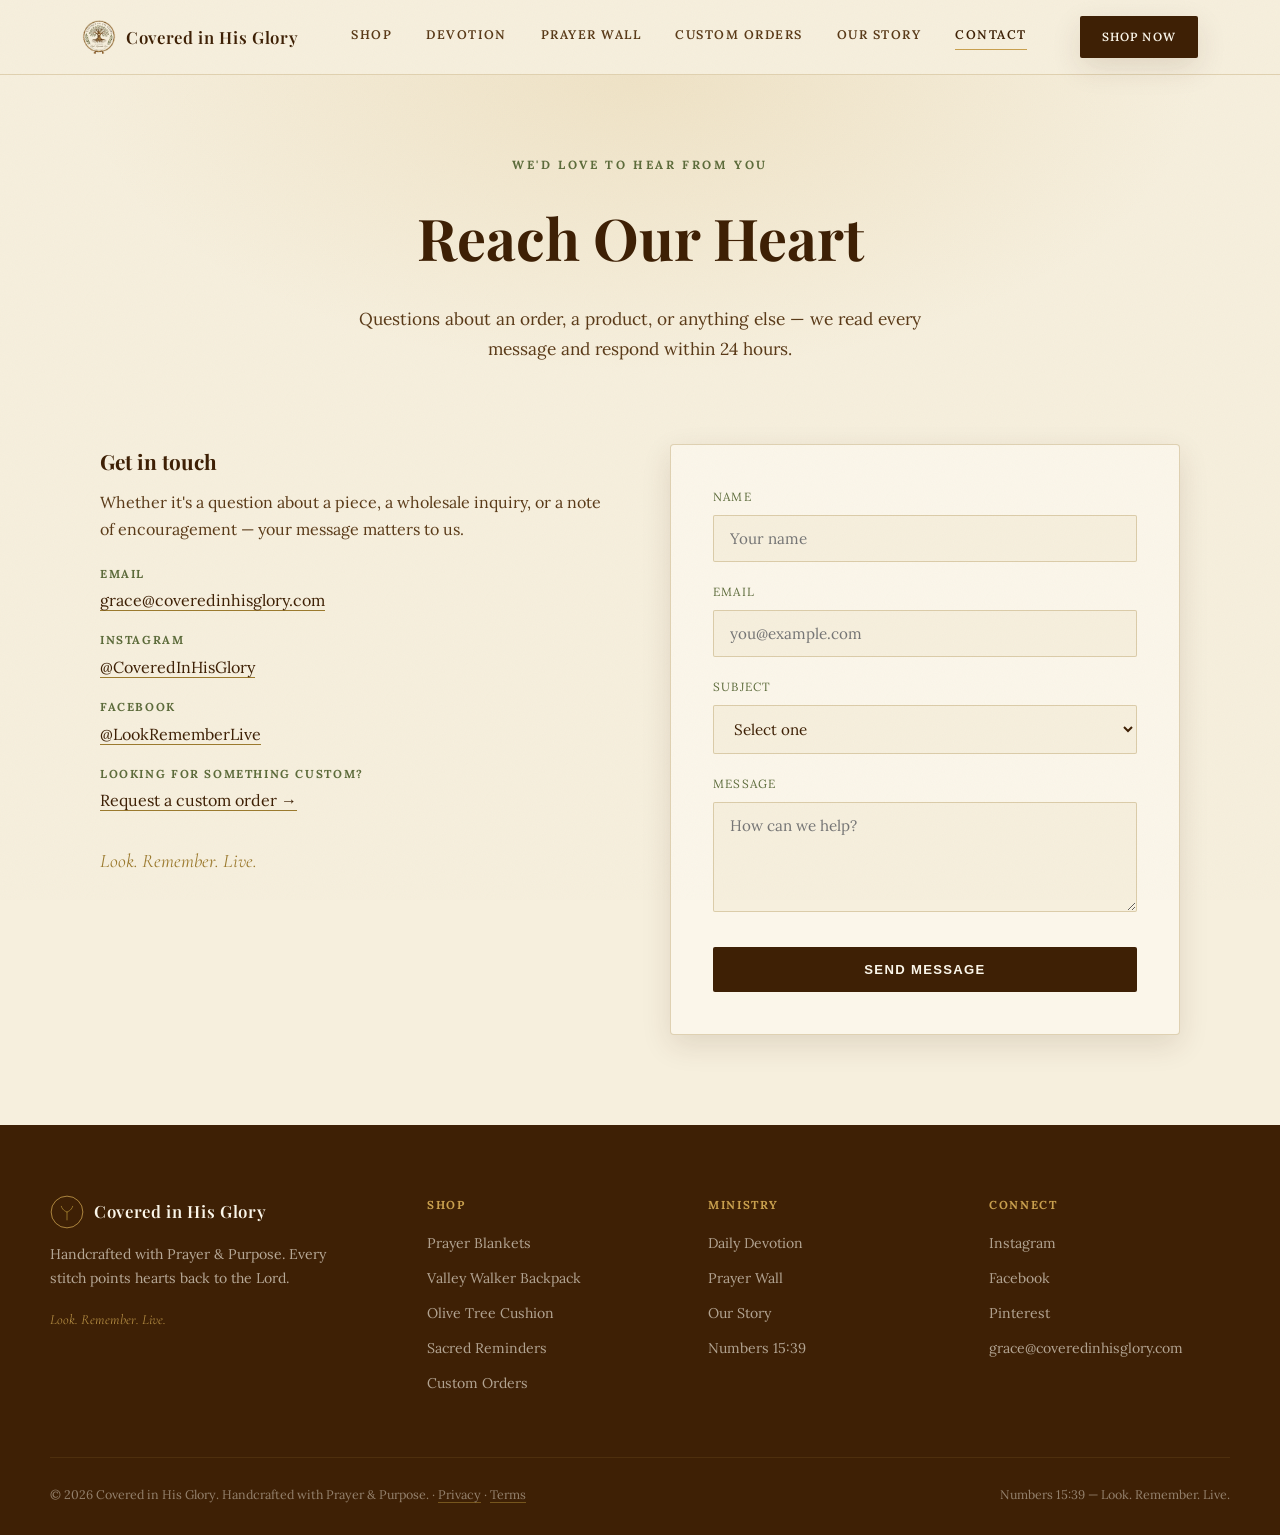
<file: contact.html>
<!DOCTYPE html>
<html lang="en">
<head>
<meta charset="UTF-8">
<meta name="viewport" content="width=device-width, initial-scale=1.0">
<title>Covered in His Glory — Contact — Faith-Based Handmade Gifts</title>
<meta name="description" content="Reach our heart. Questions about an order, a product, or anything else — we read every message and respond within 24 hours.">
<link rel="icon" href="data:image/svg+xml,%3Csvg xmlns='http://www.w3.org/2000/svg' viewBox='0 0 60 60'%3E%3Ccircle cx='30' cy='30' r='28' fill='%23F6EFDD' stroke='%239C7A2E' stroke-width='2'/%3E%3Cpath d='M30 46V28M30 28c0 0-9-2-11-11M30 28c0 0 9-2 11-11' stroke='%235C6B3A' stroke-width='2.4' stroke-linecap='round' fill='none'/%3E%3C/svg%3E">
<link rel="preconnect" href="https://fonts.googleapis.com">
<link rel="preconnect" href="https://fonts.gstatic.com" crossorigin>
<link href="https://fonts.googleapis.com/css2?family=Playfair+Display:ital,wght@0,400;0,500;0,600;0,700;0,800;1,500;1,600&family=Lora:ital,wght@0,400;0,500;0,600;1,400&family=Cormorant+Garamond:ital,wght@0,400;0,500;0,600;1,500&display=swap" rel="stylesheet">
<link rel="stylesheet" href="css/styles.css">
</head>
<body>

<div class="texture"></div>

<header class="site">
  <div class="nav-inner">
    <a class="brandmark" href="index.html">
      <img src="assets/logo.png" class="tree-icon" alt="Covered in His Glory emblem" width="34" height="34">
      Covered in His Glory
    </a>
    <nav class="links">
      <a href="shop.html">Shop</a>
      <a href="devotion.html">Devotion</a>
      <a href="prayer.html">Prayer Wall</a>
      <a href="custom-orders.html">Custom Orders</a>
      <a href="about.html">Our Story</a>
      <a href="contact.html" class="active">Contact</a>
    </nav>
    <a href="shop.html" class="nav-cta">Shop Now</a>
    <button class="menu-toggle" aria-label="Open menu" onclick="openDrawer()">
      <svg width="26" height="26" viewBox="0 0 24 24" fill="none"><path d="M4 7h16M4 12h16M4 17h16" stroke="currentColor" stroke-width="2" stroke-linecap="round"/></svg>
    </button>
  </div>
</header>

<div class="mobile-drawer" id="mobileDrawer">
  <div class="panel">
    <div class="drawer-top">
      <span class="brandmark" style="font-size:1rem;">Covered in His Glory</span>
      <button class="drawer-close" aria-label="Close menu" onclick="closeDrawer()">&times;</button>
    </div>
    <a href="shop.html">Shop</a>
    <a href="devotion.html">Devotion</a>
    <a href="prayer.html">Prayer Wall</a>
    <a href="custom-orders.html">Custom Orders</a>
    <a href="about.html">Our Story</a>
    <a href="contact.html" class="active">Contact</a>
  </div>
</div>

<section class="page-hero">
  <div class="eyebrow">We'd Love to Hear From You</div>
  <h1>Reach Our Heart</h1>
  <p class="lead">Questions about an order, a product, or anything else — we read every message and respond within 24 hours.</p>
</section>

<section class="section" style="padding-top:30px;">
  <div class="contact-wrap">
    <div class="contact-info reveal">
      <h3>Get in touch</h3>
      <p>Whether it's a question about a piece, a wholesale inquiry, or a note of encouragement — your message matters to us.</p>
      <div class="detail">
        <div class="label">Email</div>
        <a href="mailto:grace@coveredinhisglory.com">grace@coveredinhisglory.com</a>
      </div>
      <div class="detail">
        <div class="label">Instagram</div>
        <a href="https://instagram.com/CoveredInHisGlory" target="_blank" rel="noopener">@CoveredInHisGlory</a>
      </div>
      <div class="detail">
        <div class="label">Facebook</div>
        <a href="https://facebook.com/LookRememberLive" target="_blank" rel="noopener">@LookRememberLive</a>
      </div>
      <div class="detail">
        <div class="label">Looking for something custom?</div>
        <a href="custom-orders.html">Request a custom order →</a>
      </div>
      <p style="font-family:var(--serif-script); font-style:italic; font-size:1.2rem; color:var(--gold); margin-top:30px;">Look. Remember. Live.</p>
    </div>

    <div class="custom-form reveal">
      <!-- TODO: replace PLACEHOLDER with your Formspree contact form ID -->
      <form action="https://formspree.io/f/PLACEHOLDER" method="POST" data-formspree data-success="Your message has been received — we'll respond within 24 hours. 🌿">
        <input type="text" name="_gotcha" class="hp-field" tabindex="-1" autocomplete="off" aria-hidden="true">
        <input type="hidden" name="_subject" value="New contact message — Covered in His Glory">
        <div class="form-row">
          <label for="ct-name">Name</label>
          <input id="ct-name" type="text" name="name" placeholder="Your name" required>
        </div>
        <div class="form-row">
          <label for="ct-email">Email</label>
          <input id="ct-email" type="email" name="email" placeholder="you@example.com" required>
        </div>
        <div class="form-row">
          <label for="ct-subject">Subject</label>
          <select id="ct-subject" name="subject" required>
            <option value="">Select one</option>
            <option>Order Question</option>
            <option>Product Question</option>
            <option>Custom Order</option>
            <option>Wholesale</option>
            <option>Other</option>
          </select>
        </div>
        <div class="form-row">
          <label for="ct-message">Message</label>
          <textarea id="ct-message" name="message" placeholder="How can we help?" required></textarea>
        </div>
        <button class="form-submit" type="submit">Send Message</button>
      </form>
    </div>
  </div>
</section>

<footer class="site">
  <div class="footer-grid">
    <div class="footer-brand">
      <div class="brandmark">
        <svg class="tree-icon" viewBox="0 0 60 60" fill="none" aria-hidden="true">
          <circle cx="30" cy="30" r="28" stroke="#C9A04E" stroke-width="1.4"/>
          <path d="M30 44V30M30 30C30 30 22 28 20 20M30 30C30 30 38 28 40 20" stroke="#9C7A2E" stroke-width="1.6" stroke-linecap="round"/>
        </svg>
        Covered in His Glory
      </div>
      <p>Handcrafted with Prayer &amp; Purpose. Every stitch points hearts back to the Lord.</p>
      <p class="footer-tagline">Look. Remember. Live.</p>
    </div>
    <div class="footer-col">
      <h5>Shop</h5>
      <a href="shop.html">Prayer Blankets</a>
      <a href="shop.html">Valley Walker Backpack</a>
      <a href="shop.html">Olive Tree Cushion</a>
      <a href="shop.html">Sacred Reminders</a>
      <a href="custom-orders.html">Custom Orders</a>
    </div>
    <div class="footer-col">
      <h5>Ministry</h5>
      <a href="devotion.html">Daily Devotion</a>
      <a href="prayer.html">Prayer Wall</a>
      <a href="about.html">Our Story</a>
      <a href="about.html">Numbers 15:39</a>
    </div>
    <div class="footer-col">
      <h5>Connect</h5>
      <a href="https://instagram.com/CoveredInHisGlory" target="_blank" rel="noopener">Instagram</a>
      <a href="https://facebook.com/LookRememberLive" target="_blank" rel="noopener">Facebook</a>
      <a href="contact.html">Pinterest</a>
      <a href="mailto:grace@coveredinhisglory.com">grace@coveredinhisglory.com</a>
    </div>
  </div>
  <div class="footer-bottom">
    <span>© 2026 Covered in His Glory. Handcrafted with Prayer &amp; Purpose. · <a href="privacy.html" style="border-bottom:1px solid var(--gold);">Privacy</a> · <a href="terms.html" style="border-bottom:1px solid var(--gold);">Terms</a></span>
    <span>Numbers 15:39 — Look. Remember. Live.</span>
  </div>
</footer>

<div class="toast" id="toast"></div>

<script src="js/main.js"></script>
</body>
</html>
</file>
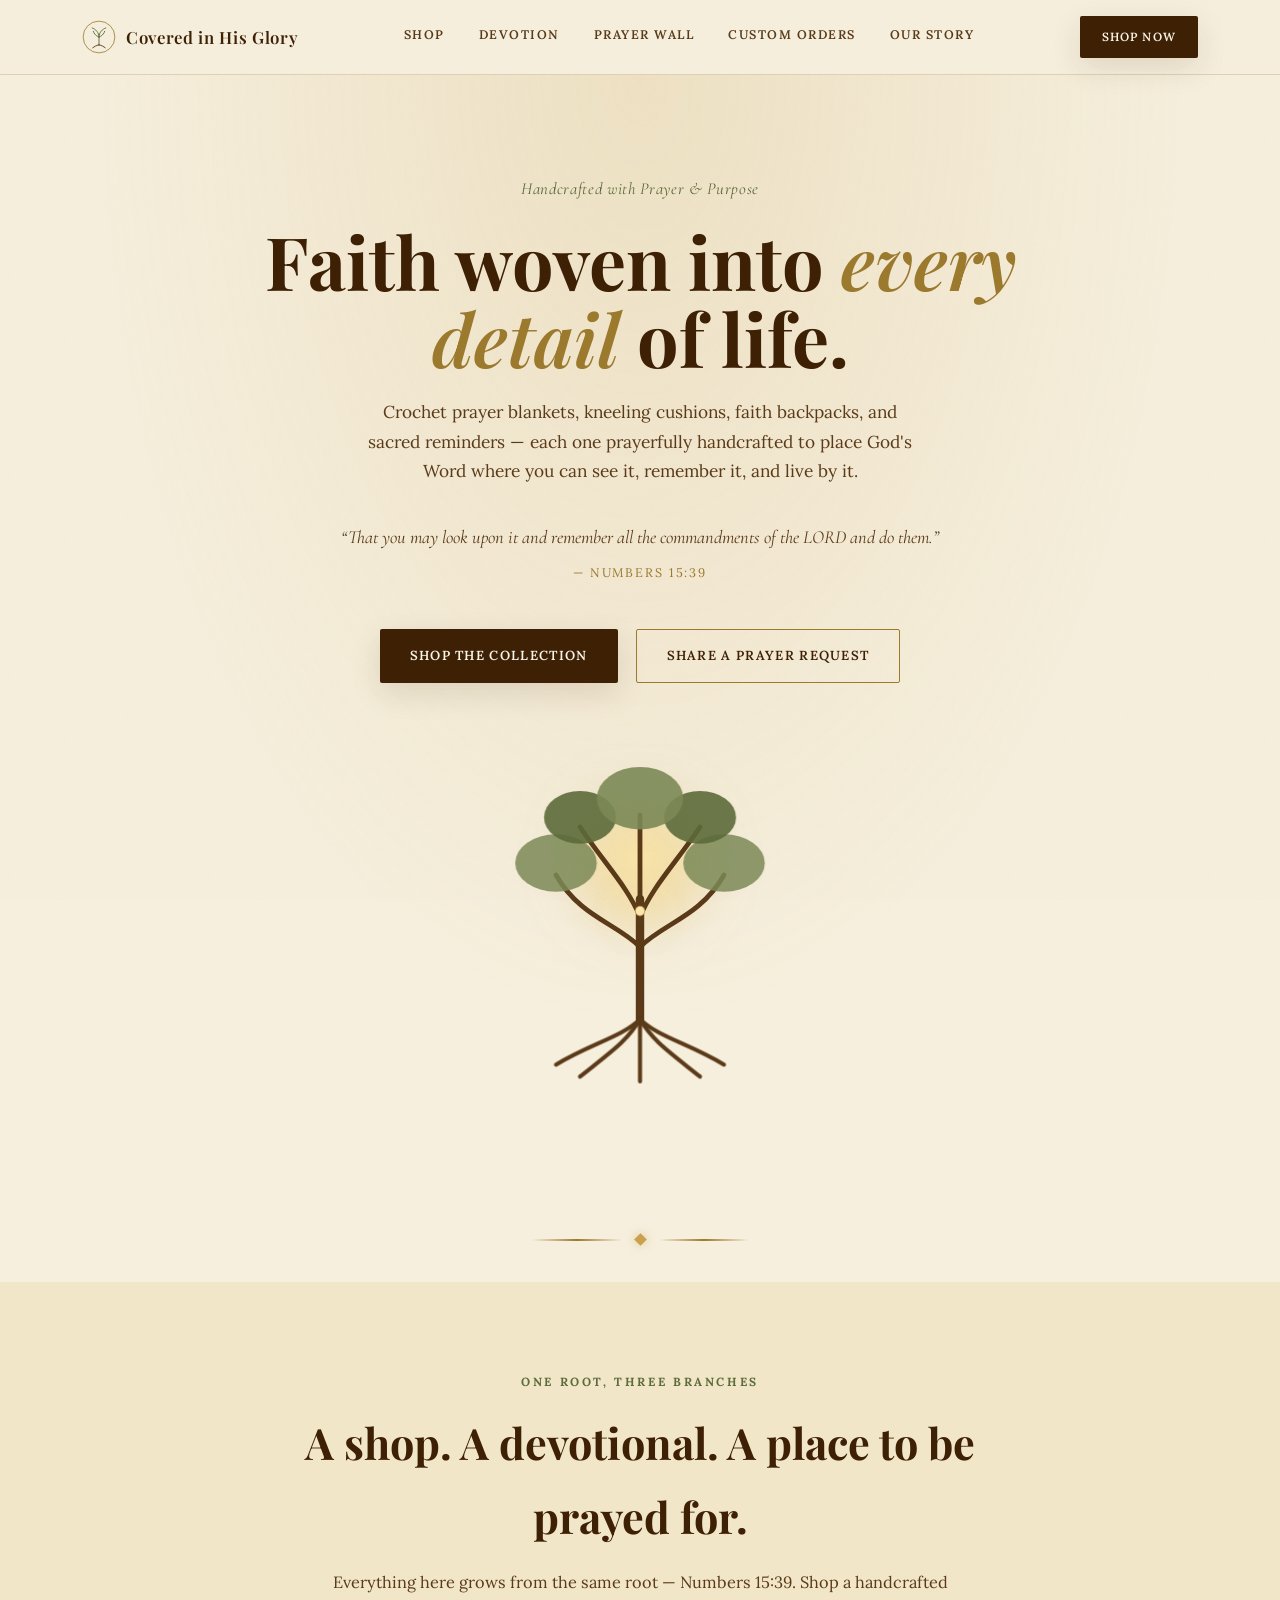
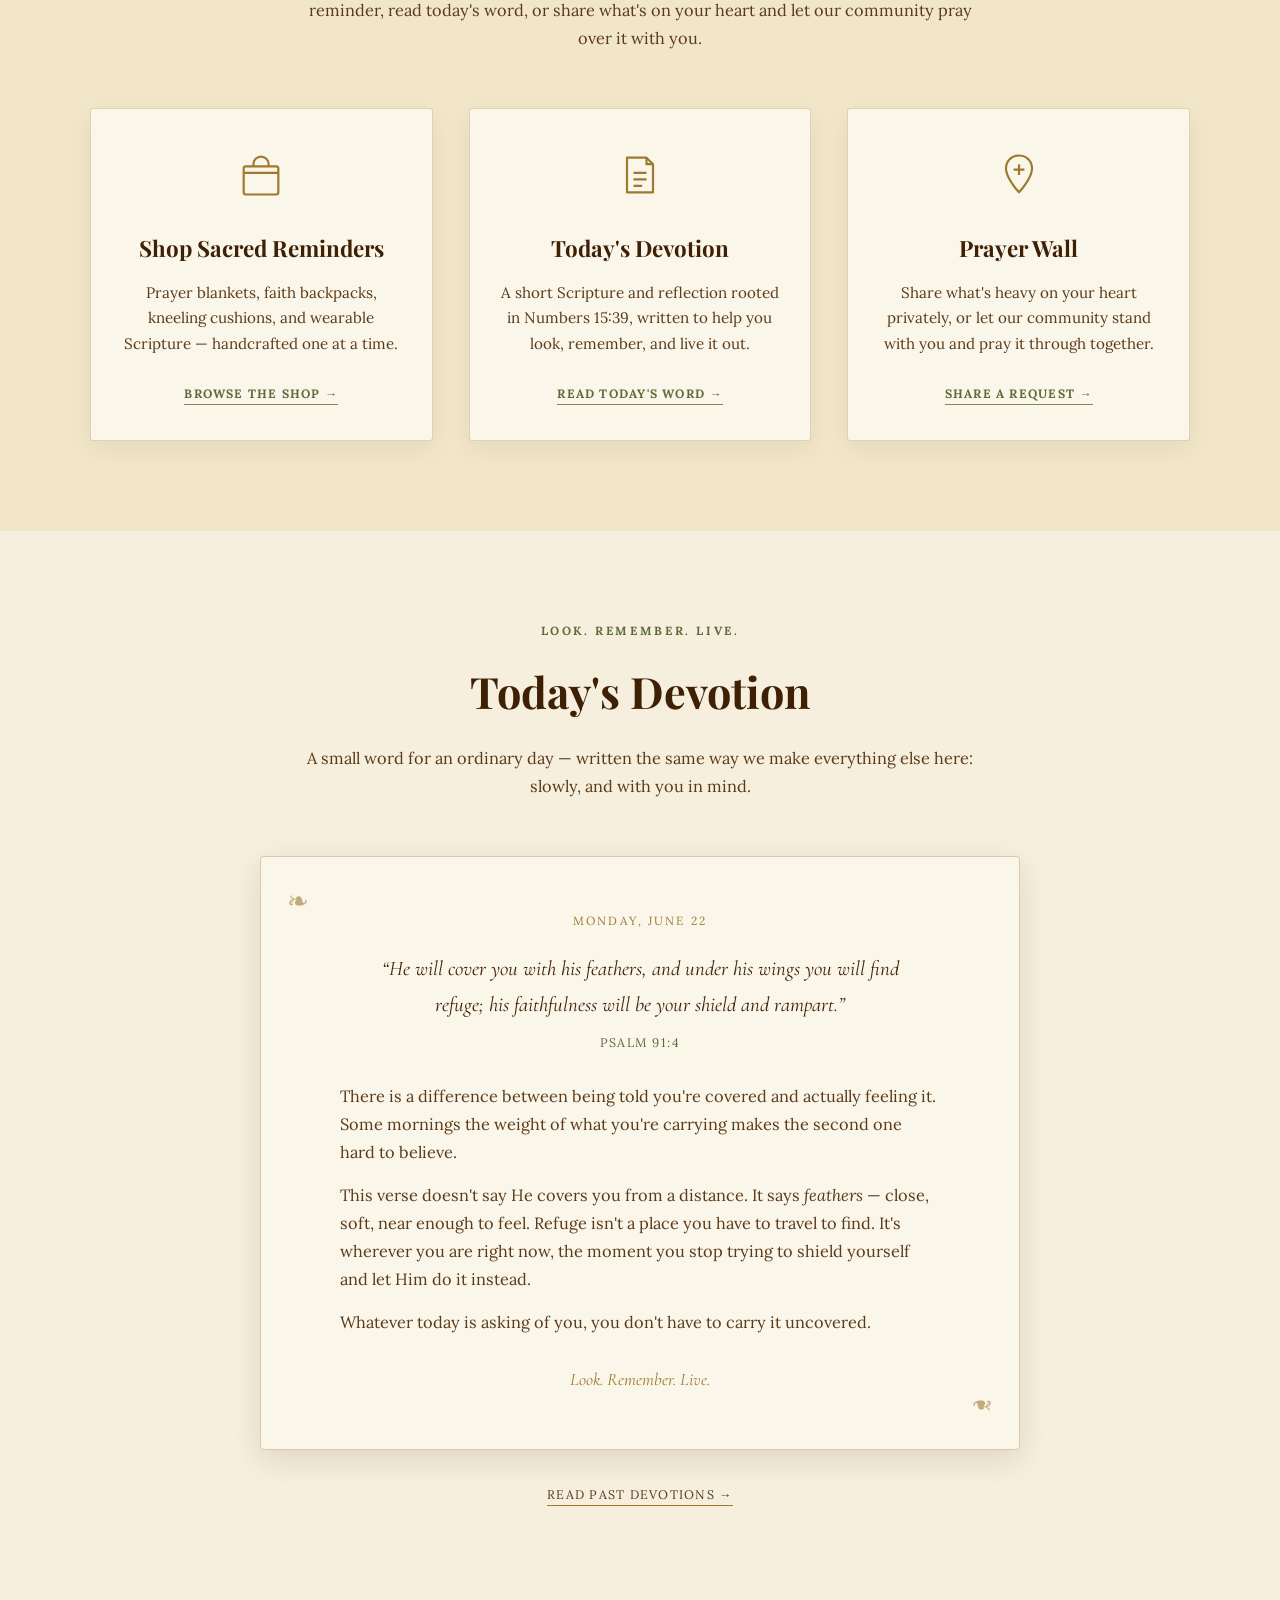
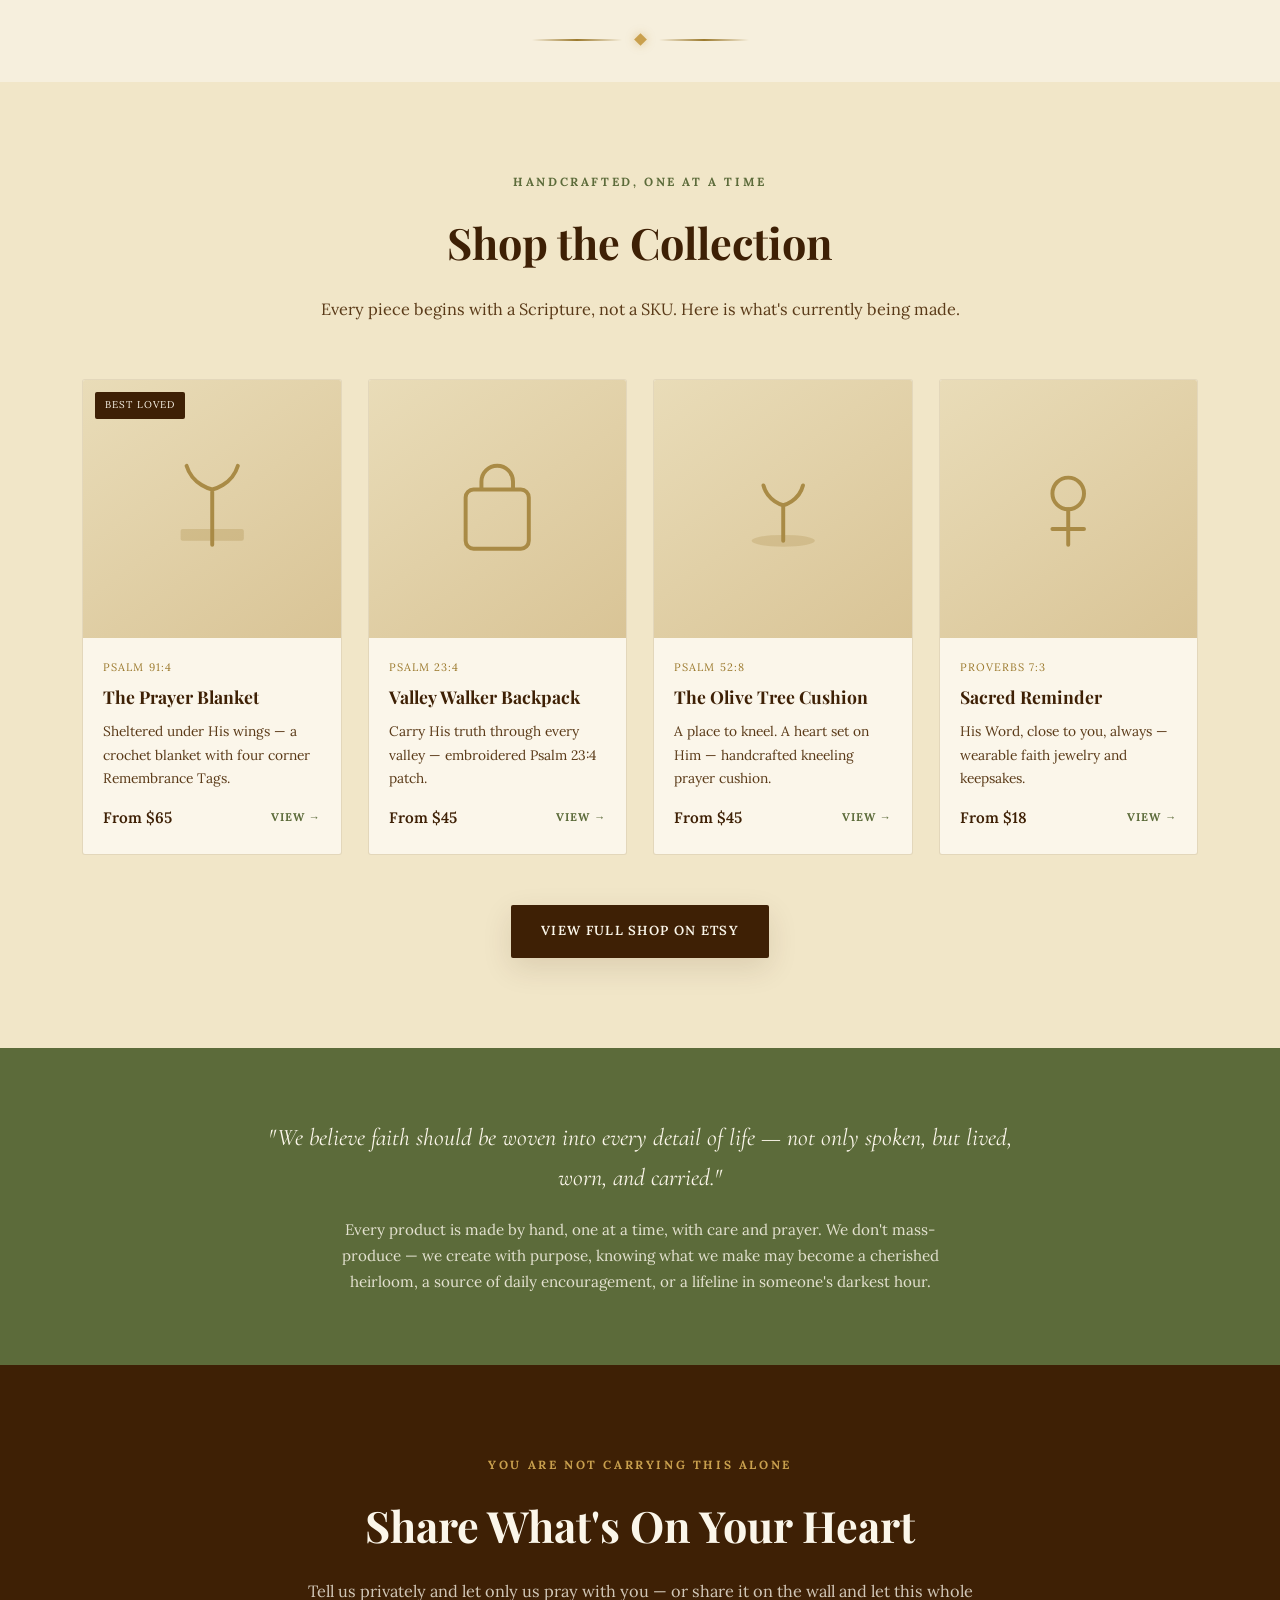
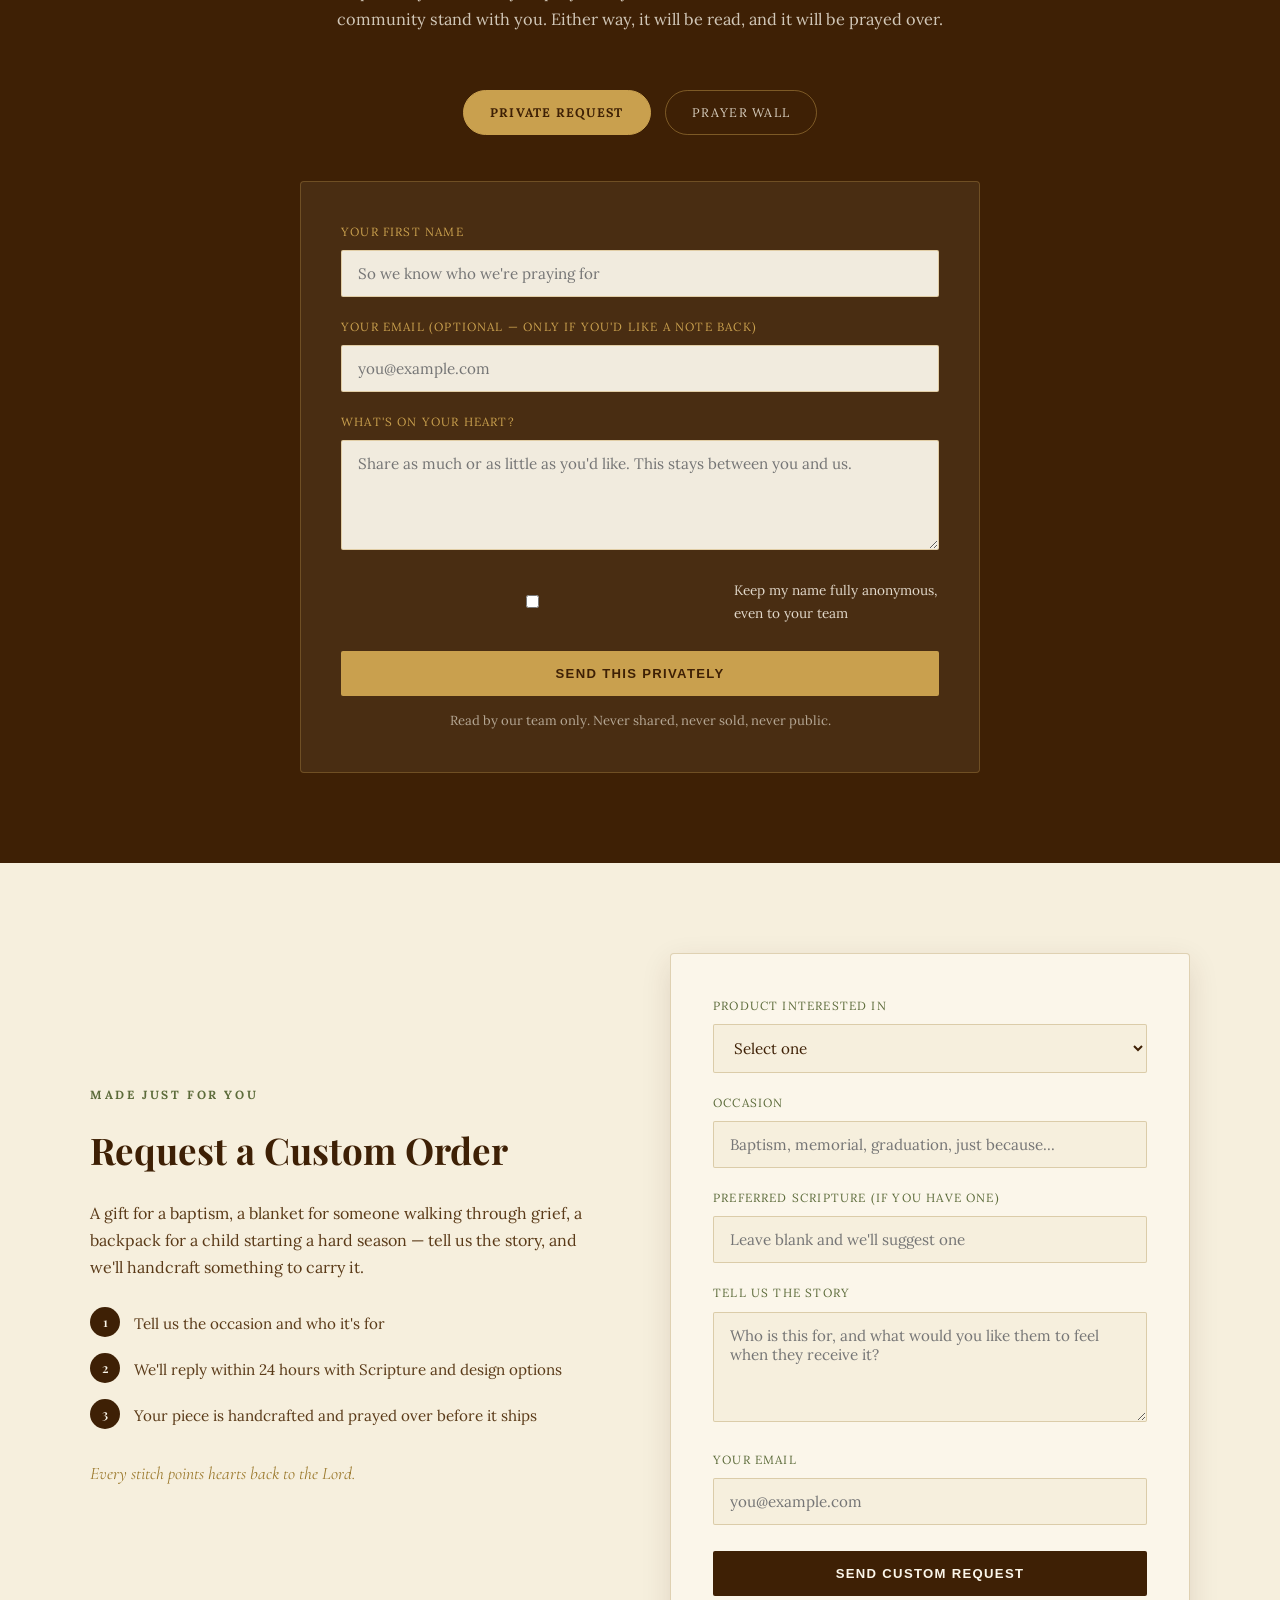
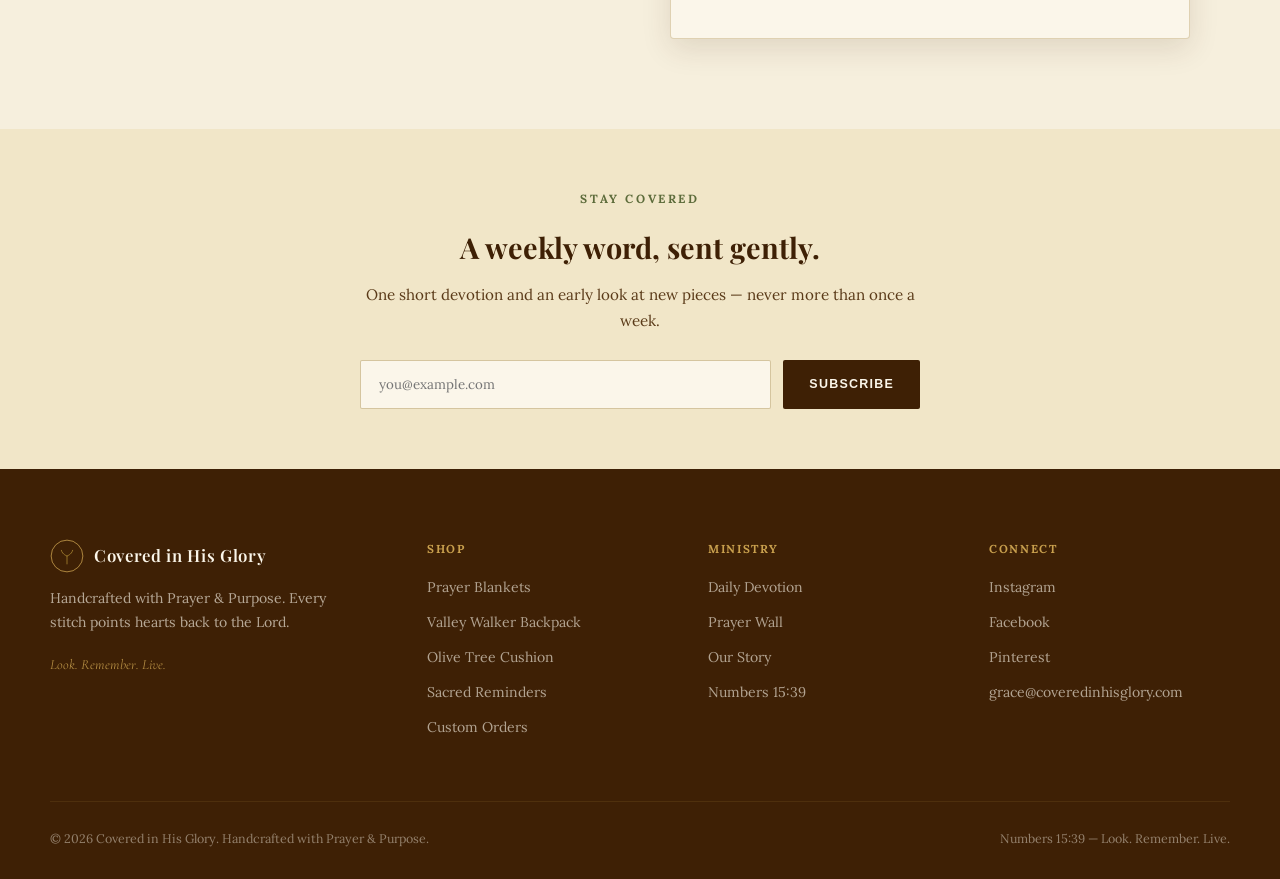
<file: CoveredInHisGlory_Website_Prototype.html>
<!DOCTYPE html>
<html lang="en">
<head>
<meta charset="UTF-8">
<meta name="viewport" content="width=device-width, initial-scale=1.0">
<title>Covered in His Glory — Faith Woven Into Every Detail</title>
<link rel="preconnect" href="https://fonts.googleapis.com">
<link href="https://fonts.googleapis.com/css2?family=Playfair+Display:ital,wght@0,400;0,500;0,600;0,700;0,800;1,500;1,600&family=Lora:ital,wght@0,400;0,500;0,600;1,400&family=Cormorant+Garamond:ital,wght@0,400;0,500;0,600;1,500&display=swap" rel="stylesheet">
<style>

  :root{
    --cream:#F6EFDD;
    --cream-2:#EFE3C4;
    --parchment:#F1E6C8;
    --brown:#3E2005;
    --brown-soft:#5A3A18;
    --gold:#9C7A2E;
    --gold-bright:#C9A04E;
    --olive:#5C6B3A;
    --olive-soft:#7C8A56;
    --kraft:#B98948;
    --ivory:#FBF6EA;
    --shadow: 0 10px 30px rgba(62,32,5,0.12);
    --serif-display: 'Playfair Display', serif;
    --serif-script: 'Cormorant Garamond', serif;
    --serif-body: 'Lora', serif;
  }

  *{margin:0;padding:0;box-sizing:border-box;}
  html{scroll-behavior:smooth;}
  body{
    background:var(--cream);
    color:var(--brown);
    font-family:var(--serif-body);
    overflow-x:hidden;
    line-height:1.7;
  }

  ::selection{background:var(--gold-bright); color:var(--ivory);}

  a{color:inherit; text-decoration:none;}

  img{max-width:100%; display:block;}

  .wrap{
    max-width:1180px;
    margin:0 auto;
    padding:0 32px;
  }

  /* Texture overlay */
  .texture{
    position:fixed; inset:0; pointer-events:none; z-index:9999;
    opacity:0.035; mix-blend-mode:multiply;
    background-image:url("data:image/svg+xml,%3Csvg xmlns='http://www.w3.org/2000/svg' width='100' height='100'%3E%3Cfilter id='n'%3E%3CfeTurbulence baseFrequency='0.9' numOctaves='3' stitchTiles='stitch' type='fractalNoise'/%3E%3C/filter%3E%3Crect width='100%25' height='100%25' filter='url(%23n)'/%3E%3C/svg%3E");
  }

  /* ===== Rope Divider ===== */
  .rope-divider{
    display:flex; align-items:center; justify-content:center; gap:14px;
    padding:38px 0;
  }
  .rope-divider .line{
    height:2px; width:90px;
    background:linear-gradient(90deg, transparent, var(--gold), transparent);
  }
  .rope-divider .mark{
    width:9px; height:9px; transform:rotate(45deg);
    background:var(--gold-bright);
    box-shadow:0 0 8px rgba(201,160,78,0.5);
  }

  /* ===== Top Nav ===== */
  header.site{
    position:sticky; top:0; z-index:500;
    background:rgba(246,239,221,0.92);
    backdrop-filter:blur(8px);
    border-bottom:1px solid rgba(156,122,46,0.25);
  }
  .nav-inner{
    display:flex; align-items:center; justify-content:space-between;
    padding:16px 32px;
    max-width:1180px; margin:0 auto;
  }
  .brandmark{
    display:flex; align-items:center; gap:10px;
    font-family:var(--serif-display);
    font-size:1.05rem; letter-spacing:0.04em;
    color:var(--brown); font-weight:600;
  }
  .brandmark .tree-icon{width:34px; height:34px;}
  nav.links{display:flex; gap:34px; align-items:center;}
  nav.links a{
    font-size:0.78rem; letter-spacing:0.12em; text-transform:uppercase;
    color:var(--brown-soft); font-weight:600;
    position:relative; padding-bottom:4px;
    transition:color .25s ease;
  }
  nav.links a::after{
    content:''; position:absolute; left:0; bottom:0; width:0; height:1px;
    background:var(--gold-bright); transition:width .3s ease;
  }
  nav.links a:hover{color:var(--brown);}
  nav.links a:hover::after{width:100%;}
  .nav-cta{
    font-size:0.74rem; letter-spacing:0.1em; text-transform:uppercase;
    background:var(--brown); color:var(--ivory)!important;
    padding:11px 22px; border-radius:2px; font-weight:600;
    box-shadow:var(--shadow);
    transition:transform .2s ease, background .2s ease;
  }
  .nav-cta:hover{background:var(--olive); transform:translateY(-1px);}
  .menu-toggle{display:none; background:none; border:none; cursor:pointer; color:var(--brown);}

  @media (max-width:880px){
    nav.links{display:none;}
    .menu-toggle{display:block;}
  }

  /* ===== HERO ===== */
  .hero{
    position:relative;
    padding:100px 32px 70px;
    text-align:center;
    overflow:hidden;
    background:
      radial-gradient(ellipse at 50% 0%, rgba(201,160,78,0.18), transparent 60%),
      var(--cream);
  }
  .hero-eyebrow{
    font-family:var(--serif-script);
    font-style:italic;
    font-size:1.05rem;
    color:var(--olive);
    letter-spacing:0.04em;
    margin-bottom:18px;
  }
  .hero h1{
    font-family:var(--serif-display);
    font-weight:700;
    font-size:clamp(2.6rem, 6vw, 4.6rem);
    line-height:1.05;
    color:var(--brown);
    max-width:920px;
    margin:0 auto 22px;
  }
  .hero h1 .accent{
    font-style:italic; font-weight:600; color:var(--gold);
    position:relative;
  }
  .hero-sub{
    max-width:560px; margin:0 auto 36px;
    color:var(--brown-soft);
    font-size:1.08rem;
  }
  .hero-scripture{
    font-family:var(--serif-script); font-style:italic;
    font-size:1.15rem; color:var(--brown-soft);
    max-width:600px; margin:0 auto 8px;
  }
  .hero-ref{
    font-size:0.78rem; letter-spacing:0.15em; text-transform:uppercase;
    color:var(--gold); margin-bottom:46px;
  }

  .hero-ctas{
    display:flex; gap:18px; justify-content:center; flex-wrap:wrap;
    margin-bottom:60px;
  }
  .btn{
    display:inline-flex; align-items:center; gap:8px;
    padding:15px 30px;
    font-size:0.82rem; letter-spacing:0.1em; text-transform:uppercase; font-weight:600;
    border-radius:2px;
    transition:transform .25s ease, box-shadow .25s ease;
  }
  .btn-primary{
    background:var(--brown); color:var(--ivory);
    box-shadow:var(--shadow);
  }
  .btn-primary:hover{transform:translateY(-2px); box-shadow:0 14px 34px rgba(62,32,5,0.22);}
  .btn-secondary{
    background:transparent; color:var(--brown);
    border:1.5px solid var(--gold);
  }
  .btn-secondary:hover{background:rgba(156,122,46,0.1); transform:translateY(-2px);}

  /* Tree of Life Signature SVG */
  .tree-stage{
    position:relative;
    max-width:480px; margin:0 auto;
  }
  .tree-stage svg{width:100%; height:auto; display:block;}
  .tree-glow{filter:drop-shadow(0 0 18px rgba(201,160,78,0.55));}

  .roots-grow path{
    stroke-dasharray:340;
    stroke-dashoffset:340;
    animation:growRoot 2.6s ease forwards;
  }
  @keyframes growRoot{ to{ stroke-dashoffset:0; } }
  .leaf-pop{
    opacity:0; transform:scale(0.4);
    animation:popLeaf .6s ease forwards;
  }
  @keyframes popLeaf{ to{opacity:1; transform:scale(1);} }

  @media (prefers-reduced-motion: reduce){
    .roots-grow path, .leaf-pop{ animation:none !important; opacity:1; stroke-dashoffset:0; transform:scale(1); }
  }

  /* ===== SECTION LABELS ===== */
  .section{padding:90px 32px;}
  .section.tight{padding:60px 32px;}
  .section-head{text-align:center; max-width:680px; margin:0 auto 56px;}
  .eyebrow{
    font-size:0.74rem; letter-spacing:0.22em; text-transform:uppercase;
    color:var(--olive); font-weight:700; margin-bottom:14px;
  }
  .section-head h2{
    font-family:var(--serif-display); font-weight:700;
    font-size:clamp(2rem,4vw,2.7rem);
    color:var(--brown); margin-bottom:16px;
  }
  .section-head p{color:var(--brown-soft); font-size:1.02rem;}

  /* ===== ROOT MAP (signature element) — 3 ministry pillars connected to one root system ===== */
  .roots-section{
    background:var(--parchment);
    position:relative;
  }
  .pillars{
    display:grid; grid-template-columns:repeat(3,1fr); gap:36px;
    max-width:1100px; margin:0 auto;
    position:relative;
  }
  .pillar{
    background:var(--ivory);
    border:1px solid rgba(156,122,46,0.3);
    border-radius:3px;
    padding:40px 30px 34px;
    text-align:center;
    position:relative;
    box-shadow:0 8px 24px rgba(62,32,5,0.06);
    transition:transform .3s ease, box-shadow .3s ease;
  }
  .pillar:hover{transform:translateY(-6px); box-shadow:0 18px 34px rgba(62,32,5,0.12);}
  .pillar .icon{width:52px; height:52px; margin:0 auto 20px; color:var(--gold);}
  .pillar h3{
    font-family:var(--serif-display); font-size:1.4rem; color:var(--brown); margin-bottom:12px;
  }
  .pillar p{color:var(--brown-soft); font-size:0.95rem; margin-bottom:22px;}
  .pillar a.pillar-link{
    font-size:0.76rem; letter-spacing:0.1em; text-transform:uppercase;
    color:var(--olive); font-weight:700; border-bottom:1px solid var(--olive-soft);
    padding-bottom:3px;
  }
  .pillar a.pillar-link:hover{color:var(--brown);}

  .root-connector{
    text-align:center; margin-top:8px;
  }
  .root-connector svg{width:100%; max-width:700px; height:60px;}

  @media (max-width:880px){
    .pillars{grid-template-columns:1fr; gap:26px;}
  }

  /* ===== DAILY DEVOTION CARD ===== */
  .devotion-section{
    background:var(--cream);
  }
  .devotion-card{
    max-width:760px; margin:0 auto;
    background:var(--ivory);
    border:1px solid rgba(156,122,46,0.35);
    border-radius:4px;
    padding:54px 56px;
    position:relative;
    box-shadow:var(--shadow);
  }
  .devotion-card::before, .devotion-card::after{
    content:'❧'; position:absolute; font-size:1.6rem; color:var(--gold);
    opacity:0.6;
  }
  .devotion-card::before{top:22px; left:26px;}
  .devotion-card::after{bottom:22px; right:26px; transform:rotate(180deg);}
  .devotion-date{
    text-align:center; font-size:0.74rem; letter-spacing:0.18em; text-transform:uppercase;
    color:var(--gold); margin-bottom:20px;
  }
  .devotion-verse{
    font-family:var(--serif-script); font-style:italic; font-size:1.3rem;
    text-align:center; color:var(--brown); max-width:560px; margin:0 auto 10px;
  }
  .devotion-ref{
    text-align:center; font-size:0.78rem; letter-spacing:0.12em; text-transform:uppercase;
    color:var(--olive); margin-bottom:30px;
  }
  .devotion-body{
    color:var(--brown-soft); font-size:1.02rem; text-align:left;
    max-width:600px; margin:0 auto;
  }
  .devotion-body p{margin-bottom:16px;}
  .devotion-close{
    text-align:center; margin-top:28px;
    font-family:var(--serif-script); font-style:italic; font-size:1.1rem;
    color:var(--gold);
  }
  .devotion-archive{
    text-align:center; margin-top:30px;
  }
  .devotion-archive a{
    font-size:0.78rem; letter-spacing:0.1em; text-transform:uppercase;
    color:var(--brown-soft); border-bottom:1px solid var(--gold);
    padding-bottom:3px;
  }

  /* ===== SHOP PREVIEW ===== */
  .shop-section{background:var(--parchment);}
  .shop-grid{
    display:grid; grid-template-columns:repeat(4,1fr); gap:26px;
    max-width:1180px; margin:0 auto 50px;
  }
  .product-card{
    background:var(--ivory);
    border:1px solid rgba(156,122,46,0.25);
    border-radius:3px;
    overflow:hidden;
    transition:transform .3s ease, box-shadow .3s ease;
  }
  .product-card:hover{transform:translateY(-5px); box-shadow:0 16px 30px rgba(62,32,5,0.12);}
  .product-image{
    aspect-ratio:1/1;
    background:linear-gradient(145deg, #E9DCB8, #D9C496);
    display:flex; align-items:center; justify-content:center;
    color:var(--gold);
    position:relative;
    overflow:hidden;
  }
  .product-image svg{width:46%; height:46%; opacity:0.8;}
  .product-tag{
    position:absolute; top:12px; left:12px;
    background:var(--brown); color:var(--ivory);
    font-size:0.62rem; letter-spacing:0.1em; text-transform:uppercase;
    padding:5px 10px; border-radius:2px;
  }
  .product-info{padding:20px 20px 24px;}
  .product-scripture{
    font-size:0.68rem; letter-spacing:0.1em; text-transform:uppercase;
    color:var(--gold); margin-bottom:6px;
  }
  .product-info h4{
    font-family:var(--serif-display); font-size:1.1rem; color:var(--brown); margin-bottom:8px;
  }
  .product-info p{font-size:0.86rem; color:var(--brown-soft); margin-bottom:14px;}
  .product-price-row{display:flex; align-items:center; justify-content:space-between;}
  .product-price{font-weight:600; color:var(--brown); font-size:0.95rem;}
  .product-cta{
    font-size:0.7rem; letter-spacing:0.08em; text-transform:uppercase;
    color:var(--olive); font-weight:700;
  }
  @media (max-width:980px){.shop-grid{grid-template-columns:repeat(2,1fr);}}
  @media (max-width:560px){.shop-grid{grid-template-columns:1fr;}}

  .shop-all-wrap{text-align:center;}

  /* ===== PRAYER WALL ===== */
  .prayer-section{
    background:var(--brown);
    color:var(--ivory);
    position:relative;
  }
  .prayer-section .eyebrow{color:var(--gold-bright);}
  .prayer-section .section-head h2{color:var(--ivory);}
  .prayer-section .section-head p{color:rgba(251,246,234,0.78);}

  .prayer-tabs{
    display:flex; justify-content:center; gap:14px; margin-bottom:46px;
  }
  .prayer-tab{
    padding:11px 26px; font-size:0.78rem; letter-spacing:0.1em; text-transform:uppercase;
    border:1px solid rgba(201,160,78,0.45); border-radius:30px;
    color:rgba(251,246,234,0.8); cursor:pointer;
    transition:all .25s ease;
  }
  .prayer-tab.active{background:var(--gold-bright); color:var(--brown); border-color:var(--gold-bright); font-weight:700;}

  .prayer-panel{max-width:680px; margin:0 auto;}

  .prayer-form{
    background:rgba(251,246,234,0.06);
    border:1px solid rgba(201,160,78,0.3);
    border-radius:4px;
    padding:40px;
  }
  .form-row{margin-bottom:20px;}
  .form-row label{
    display:block; font-size:0.74rem; letter-spacing:0.1em; text-transform:uppercase;
    color:var(--gold-bright); margin-bottom:8px;
  }
  .form-row input, .form-row textarea, .form-row select{
    width:100%; padding:13px 16px;
    background:rgba(251,246,234,0.95);
    border:1px solid rgba(201,160,78,0.4);
    border-radius:2px;
    color:var(--brown);
    font-family:var(--serif-body);
    font-size:0.95rem;
  }
  .form-row textarea{resize:vertical; min-height:110px;}
  .form-row.checkrow{display:flex; align-items:center; gap:10px;}
  .form-row.checkrow label{margin:0; font-size:0.85rem; letter-spacing:0; text-transform:none; color:rgba(251,246,234,0.85);}
  .form-submit{
    width:100%; padding:15px; margin-top:6px;
    background:var(--gold-bright); color:var(--brown);
    border:none; border-radius:2px;
    font-size:0.82rem; letter-spacing:0.1em; text-transform:uppercase; font-weight:700;
    cursor:pointer; transition:background .25s ease;
  }
  .form-submit:hover{background:#dab768;}
  .form-note{
    text-align:center; font-size:0.82rem; color:rgba(251,246,234,0.6); margin-top:14px;
  }

  .wall-list{display:flex; flex-direction:column; gap:16px;}
  .wall-item{
    background:rgba(251,246,234,0.06);
    border:1px solid rgba(201,160,78,0.25);
    border-radius:4px;
    padding:24px 28px;
  }
  .wall-item-top{
    display:flex; justify-content:space-between; align-items:baseline;
    margin-bottom:10px;
  }
  .wall-name{font-weight:600; color:var(--gold-bright); font-size:0.92rem;}
  .wall-time{font-size:0.74rem; color:rgba(251,246,234,0.5);}
  .wall-text{color:rgba(251,246,234,0.88); font-size:0.95rem; margin-bottom:14px;}
  .wall-pray-btn{
    display:inline-flex; align-items:center; gap:7px;
    font-size:0.74rem; letter-spacing:0.08em; text-transform:uppercase;
    color:var(--gold-bright); cursor:pointer; font-weight:700;
    background:none; border:none; padding:0;
  }
  .wall-pray-btn .count{color:rgba(251,246,234,0.55); font-weight:400; letter-spacing:0;}

  /* ===== CUSTOM ORDER ===== */
  .custom-section{background:var(--cream);}
  .custom-wrap{
    display:grid; grid-template-columns:1fr 1fr; gap:60px; align-items:center;
    max-width:1100px; margin:0 auto;
  }
  .custom-copy .eyebrow{margin-bottom:14px;}
  .custom-copy h2{
    font-family:var(--serif-display); font-weight:700; font-size:2.3rem; color:var(--brown); margin-bottom:18px;
  }
  .custom-copy p{color:var(--brown-soft); margin-bottom:18px;}
  .custom-steps{list-style:none; margin:26px 0 30px;}
  .custom-steps li{
    display:flex; gap:14px; margin-bottom:16px; align-items:flex-start;
  }
  .custom-steps .step-num{
    flex-shrink:0; width:30px; height:30px; border-radius:50%;
    background:var(--brown); color:var(--ivory);
    display:flex; align-items:center; justify-content:center;
    font-size:0.8rem; font-family:var(--serif-display); font-weight:600;
  }
  .custom-steps .step-text{color:var(--brown-soft); font-size:0.95rem; padding-top:4px;}

  .custom-form{
    background:var(--ivory); border:1px solid rgba(156,122,46,0.3);
    border-radius:4px; padding:42px;
    box-shadow:var(--shadow);
  }
  .custom-form .form-row label{color:var(--olive); }
  .custom-form .form-row input, .custom-form .form-row select, .custom-form .form-row textarea{
    background:var(--cream); border:1px solid rgba(156,122,46,0.3); color:var(--brown);
  }
  .custom-form .form-submit{background:var(--brown); color:var(--ivory);}
  .custom-form .form-submit:hover{background:var(--olive);}

  @media (max-width:880px){
    .custom-wrap{grid-template-columns:1fr; gap:36px;}
  }

  /* ===== ABOUT / MISSION STRIP ===== */
  .mission-strip{
    background:var(--olive); color:var(--ivory);
    padding:70px 32px; text-align:center;
  }
  .mission-strip p.lead{
    font-family:var(--serif-script); font-style:italic; font-size:1.5rem;
    max-width:760px; margin:0 auto 18px;
  }
  .mission-strip p.sub{
    max-width:600px; margin:0 auto; opacity:0.85; font-size:0.95rem;
  }

  /* ===== NEWSLETTER ===== */
  .newsletter-section{
    background:var(--parchment); text-align:center;
  }
  .newsletter-box{
    max-width:560px; margin:0 auto;
  }
  .newsletter-form{
    display:flex; gap:12px; margin-top:26px;
  }
  .newsletter-form input{
    flex:1; padding:15px 18px;
    border:1px solid rgba(156,122,46,0.4);
    background:var(--ivory); border-radius:2px;
    font-family:var(--serif-body); color:var(--brown);
  }
  .newsletter-form button{
    padding:15px 26px;
    background:var(--brown); color:var(--ivory);
    border:none; border-radius:2px;
    font-size:0.78rem; letter-spacing:0.1em; text-transform:uppercase; font-weight:700;
    cursor:pointer;
  }
  .newsletter-form button:hover{background:var(--olive);}
  @media (max-width:520px){.newsletter-form{flex-direction:column;}}

  /* ===== FOOTER ===== */
  footer.site{
    background:var(--brown); color:rgba(251,246,234,0.75);
    padding:70px 32px 30px;
  }
  .footer-grid{
    display:grid; grid-template-columns:1.4fr 1fr 1fr 1fr;
    gap:40px; max-width:1180px; margin:0 auto 50px;
  }
  .footer-brand .brandmark{color:var(--ivory); margin-bottom:14px;}
  .footer-brand p{font-size:0.88rem; max-width:280px; margin-bottom:18px; opacity:0.85;}
  .footer-tagline{font-family:var(--serif-script); font-style:italic; color:var(--gold-bright); font-size:1rem;}
  .footer-col h5{
    font-size:0.72rem; letter-spacing:0.14em; text-transform:uppercase;
    color:var(--gold-bright); margin-bottom:18px;
  }
  .footer-col a{
    display:block; font-size:0.88rem; margin-bottom:11px; opacity:0.82;
    transition:opacity .2s ease;
  }
  .footer-col a:hover{opacity:1; color:var(--gold-bright);}
  .footer-bottom{
    border-top:1px solid rgba(201,160,78,0.2);
    max-width:1180px; margin:0 auto; padding-top:26px;
    display:flex; justify-content:space-between; align-items:center; flex-wrap:wrap; gap:14px;
    font-size:0.78rem; opacity:0.6;
  }
  @media (max-width:880px){
    .footer-grid{grid-template-columns:1fr 1fr;}
  }
  @media (max-width:560px){
    .footer-grid{grid-template-columns:1fr;}
  }

  /* Scroll reveal */
  .reveal{opacity:0; transform:translateY(24px); transition:opacity .7s ease, transform .7s ease;}
  .reveal.visible{opacity:1; transform:translateY(0);}

  /* Toast */
  .toast{
    position:fixed; bottom:30px; left:50%; transform:translateX(-50%) translateY(20px);
    background:var(--brown); color:var(--ivory);
    padding:16px 28px; border-radius:3px; box-shadow:var(--shadow);
    font-size:0.88rem; opacity:0; pointer-events:none;
    transition:opacity .35s ease, transform .35s ease;
    z-index:1000;
    border:1px solid var(--gold);
  }
  .toast.show{opacity:1; transform:translateX(-50%) translateY(0);}

</style>
</head>
<body>

<div class="texture"></div>

<!-- ===================== HEADER ===================== -->
<header class="site">
  <div class="nav-inner">
    <div class="brandmark">
      <svg class="tree-icon" viewBox="0 0 60 60" fill="none">
        <circle cx="30" cy="30" r="28" stroke="#9C7A2E" stroke-width="1.4"/>
        <path d="M30 44V30M30 30C30 30 22 28 20 20M30 30C30 30 38 28 40 20M30 30C30 22 24 16 18 14M30 30C30 22 36 16 42 14" stroke="#5C6B3A" stroke-width="1.6" stroke-linecap="round"/>
        <path d="M30 44C26 44 22 47 19 49M30 44C34 44 38 47 41 49" stroke="#3E2005" stroke-width="1.4" stroke-linecap="round"/>
      </svg>
      Covered in His Glory
    </div>
    <nav class="links">
      <a href="#shop">Shop</a>
      <a href="#devotion">Devotion</a>
      <a href="#prayer">Prayer Wall</a>
      <a href="#custom">Custom Orders</a>
      <a href="#about">Our Story</a>
    </nav>
    <a href="#shop" class="nav-cta">Shop Now</a>
  </div>
</header>

<!-- ===================== HERO ===================== -->
<section class="hero">
  <div class="hero-eyebrow">Handcrafted with Prayer &amp; Purpose</div>
  <h1>Faith woven into <span class="accent">every detail</span> of life.</h1>
  <p class="hero-sub">Crochet prayer blankets, kneeling cushions, faith backpacks, and sacred reminders — each one prayerfully handcrafted to place God's Word where you can see it, remember it, and live by it.</p>
  <p class="hero-scripture">&ldquo;That you may look upon it and remember all the commandments of the LORD and do them.&rdquo;</p>
  <p class="hero-ref">— Numbers 15:39</p>

  <div class="hero-ctas">
    <a href="#shop" class="btn btn-primary">Shop the Collection</a>
    <a href="#prayer" class="btn btn-secondary">Share a Prayer Request</a>
  </div>

  <div class="tree-stage">
    <svg viewBox="0 0 400 320" fill="none" xmlns="http://www.w3.org/2000/svg">
      <defs>
        <radialGradient id="glow" cx="50%" cy="38%" r="40%">
          <stop offset="0%" stop-color="#FCE7A8" stop-opacity="0.9"/>
          <stop offset="100%" stop-color="#FCE7A8" stop-opacity="0"/>
        </radialGradient>
      </defs>
      <circle cx="200" cy="120" r="90" fill="url(#glow)" class="tree-glow"/>
      <!-- trunk -->
      <path d="M200 230 L200 130" stroke="#5A3A18" stroke-width="7" stroke-linecap="round"/>
      <!-- branches -->
      <g stroke="#5A3A18" stroke-width="4" stroke-linecap="round" fill="none">
        <path d="M200 170 C180 150 150 145 130 110"/>
        <path d="M200 170 C220 150 250 145 270 110"/>
        <path d="M200 145 C190 120 170 100 150 70"/>
        <path d="M200 145 C210 120 230 100 250 70"/>
        <path d="M200 130 L200 60"/>
      </g>
      <!-- leaves clusters -->
      <g class="leaf-pop" style="animation-delay:1.6s">
        <ellipse cx="130" cy="100" rx="34" ry="24" fill="#7C8A56" opacity="0.85"/>
        <ellipse cx="270" cy="100" rx="34" ry="24" fill="#7C8A56" opacity="0.85"/>
        <ellipse cx="150" cy="62" rx="30" ry="22" fill="#5C6B3A" opacity="0.9"/>
        <ellipse cx="250" cy="62" rx="30" ry="22" fill="#5C6B3A" opacity="0.9"/>
        <ellipse cx="200" cy="46" rx="36" ry="26" fill="#7C8A56" opacity="0.9"/>
      </g>
      <!-- roots -->
      <g class="roots-grow" stroke="#5A3A18" stroke-width="3.4" stroke-linecap="round" fill="none">
        <path d="M200 230 C185 245 160 250 130 268"/>
        <path d="M200 230 C215 245 240 250 270 268"/>
        <path d="M200 230 C200 250 200 262 200 282"/>
        <path d="M200 230 C190 248 175 258 150 278" style="animation-delay:.3s"/>
        <path d="M200 230 C210 248 225 258 250 278" style="animation-delay:.3s"/>
      </g>
      <circle cx="200" cy="140" r="4" fill="#FCE7A8" class="tree-glow"/>
    </svg>
  </div>
</section>

<div class="rope-divider"><div class="line"></div><div class="mark"></div><div class="line"></div></div>

<!-- ===================== THREE MINISTRY PILLARS — signature root system ===================== -->
<section class="roots-section section">
  <div class="wrap">
    <div class="section-head reveal">
      <div class="eyebrow">One Root, Three Branches</div>
      <h2>A shop. A devotional. A place to be prayed for.</h2>
      <p>Everything here grows from the same root — Numbers 15:39. Shop a handcrafted reminder, read today's word, or share what's on your heart and let our community pray over it with you.</p>
    </div>

    <div class="pillars reveal">
      <div class="pillar">
        <svg class="icon" viewBox="0 0 48 48" fill="none"><rect x="8" y="16" width="32" height="26" rx="2" stroke="currentColor" stroke-width="2"/><path d="M8 22h32" stroke="currentColor" stroke-width="2"/><path d="M17 16v-2a7 7 0 0114 0v2" stroke="currentColor" stroke-width="2"/></svg>
        <h3>Shop Sacred Reminders</h3>
        <p>Prayer blankets, faith backpacks, kneeling cushions, and wearable Scripture — handcrafted one at a time.</p>
        <a href="#shop" class="pillar-link">Browse the shop →</a>
      </div>
      <div class="pillar">
        <svg class="icon" viewBox="0 0 48 48" fill="none"><path d="M12 8h18l6 6v26H12z" stroke="currentColor" stroke-width="2" stroke-linejoin="round"/><path d="M30 8v6h6" stroke="currentColor" stroke-width="2" stroke-linejoin="round"/><path d="M18 22h12M18 28h12M18 34h8" stroke="currentColor" stroke-width="2"/></svg>
        <h3>Today's Devotion</h3>
        <p>A short Scripture and reflection rooted in Numbers 15:39, written to help you look, remember, and live it out.</p>
        <a href="#devotion" class="pillar-link">Read today's word →</a>
      </div>
      <div class="pillar">
        <svg class="icon" viewBox="0 0 48 48" fill="none"><path d="M24 6c-7 0-12 5-12 12 0 9 12 22 12 22s12-13 12-22c0-7-5-12-12-12z" stroke="currentColor" stroke-width="2" stroke-linejoin="round"/><path d="M24 14v10M19 19h10" stroke="currentColor" stroke-width="2"/></svg>
        <h3>Prayer Wall</h3>
        <p>Share what's heavy on your heart privately, or let our community stand with you and pray it through together.</p>
        <a href="#prayer" class="pillar-link">Share a request →</a>
      </div>
    </div>
  </div>
</section>

<!-- ===================== DAILY DEVOTION ===================== -->
<section class="devotion-section section" id="devotion">
  <div class="wrap">
    <div class="section-head reveal">
      <div class="eyebrow">Look. Remember. Live.</div>
      <h2>Today's Devotion</h2>
      <p>A small word for an ordinary day — written the same way we make everything else here: slowly, and with you in mind.</p>
    </div>

    <div class="devotion-card reveal">
      <div class="devotion-date">Monday, June 22</div>
      <p class="devotion-verse">&ldquo;He will cover you with his feathers, and under his wings you will find refuge; his faithfulness will be your shield and rampart.&rdquo;</p>
      <p class="devotion-ref">Psalm 91:4</p>
      <div class="devotion-body">
        <p>There is a difference between being told you're covered and actually feeling it. Some mornings the weight of what you're carrying makes the second one hard to believe.</p>
        <p>This verse doesn't say He covers you from a distance. It says <em>feathers</em> — close, soft, near enough to feel. Refuge isn't a place you have to travel to find. It's wherever you are right now, the moment you stop trying to shield yourself and let Him do it instead.</p>
        <p>Whatever today is asking of you, you don't have to carry it uncovered.</p>
      </div>
      <p class="devotion-close">Look. Remember. Live.</p>
    </div>

    <div class="devotion-archive">
      <a href="#">Read past devotions →</a>
    </div>
  </div>
</section>

<div class="rope-divider"><div class="line"></div><div class="mark"></div><div class="line"></div></div>

<!-- ===================== SHOP PREVIEW ===================== -->
<section class="shop-section section" id="shop">
  <div class="wrap">
    <div class="section-head reveal">
      <div class="eyebrow">Handcrafted, One at a Time</div>
      <h2>Shop the Collection</h2>
      <p>Every piece begins with a Scripture, not a SKU. Here is what's currently being made.</p>
    </div>

    <div class="shop-grid reveal">

      <div class="product-card">
        <div class="product-image">
          <span class="product-tag">Best Loved</span>
          <svg viewBox="0 0 60 60" fill="none"><path d="M30 48V20M30 20c0 0-10-2-13-12M30 20c0 0 10-2 13-12" stroke="currentColor" stroke-width="2" stroke-linecap="round"/><rect x="14" y="40" width="32" height="6" rx="1" fill="currentColor" opacity="0.3"/></svg>
        </div>
        <div class="product-info">
          <div class="product-scripture">Psalm 91:4</div>
          <h4>The Prayer Blanket</h4>
          <p>Sheltered under His wings — a crochet blanket with four corner Remembrance Tags.</p>
          <div class="product-price-row">
            <span class="product-price">From $65</span>
            <span class="product-cta">View →</span>
          </div>
        </div>
      </div>

      <div class="product-card">
        <div class="product-image">
          <svg viewBox="0 0 60 60" fill="none"><rect x="14" y="20" width="32" height="30" rx="4" stroke="currentColor" stroke-width="2"/><path d="M22 20v-4a8 8 0 0116 0v4" stroke="currentColor" stroke-width="2"/></svg>
        </div>
        <div class="product-info">
          <div class="product-scripture">Psalm 23:4</div>
          <h4>Valley Walker Backpack</h4>
          <p>Carry His truth through every valley — embroidered Psalm 23:4 patch.</p>
          <div class="product-price-row">
            <span class="product-price">From $45</span>
            <span class="product-cta">View →</span>
          </div>
        </div>
      </div>

      <div class="product-card">
        <div class="product-image">
          <svg viewBox="0 0 60 60" fill="none"><path d="M30 46V28M30 28c0 0-8-2-10-10M30 28c0 0 8-2 10-10" stroke="currentColor" stroke-width="2" stroke-linecap="round"/><ellipse cx="30" cy="46" rx="16" ry="3" fill="currentColor" opacity="0.25"/></svg>
        </div>
        <div class="product-info">
          <div class="product-scripture">Psalm 52:8</div>
          <h4>The Olive Tree Cushion</h4>
          <p>A place to kneel. A heart set on Him — handcrafted kneeling prayer cushion.</p>
          <div class="product-price-row">
            <span class="product-price">From $45</span>
            <span class="product-cta">View →</span>
          </div>
        </div>
      </div>

      <div class="product-card">
        <div class="product-image">
          <svg viewBox="0 0 60 60" fill="none"><circle cx="30" cy="22" r="8" stroke="currentColor" stroke-width="2"/><path d="M30 30v18M22 40h16" stroke="currentColor" stroke-width="2" stroke-linecap="round"/></svg>
        </div>
        <div class="product-info">
          <div class="product-scripture">Proverbs 7:3</div>
          <h4>Sacred Reminder</h4>
          <p>His Word, close to you, always — wearable faith jewelry and keepsakes.</p>
          <div class="product-price-row">
            <span class="product-price">From $18</span>
            <span class="product-cta">View →</span>
          </div>
        </div>
      </div>

    </div>

    <div class="shop-all-wrap reveal">
      <a href="#" class="btn btn-primary">View Full Shop on Etsy</a>
    </div>
  </div>
</section>

<!-- ===================== MISSION STRIP ===================== -->
<section class="mission-strip" id="about">
  <p class="lead reveal">"We believe faith should be woven into every detail of life — not only spoken, but lived, worn, and carried."</p>
  <p class="sub reveal">Every product is made by hand, one at a time, with care and prayer. We don't mass-produce — we create with purpose, knowing what we make may become a cherished heirloom, a source of daily encouragement, or a lifeline in someone's darkest hour.</p>
</section>

<!-- ===================== PRAYER WALL ===================== -->
<section class="prayer-section section" id="prayer">
  <div class="wrap">
    <div class="section-head reveal">
      <div class="eyebrow">You Are Not Carrying This Alone</div>
      <h2>Share What's On Your Heart</h2>
      <p>Tell us privately and let only us pray with you — or share it on the wall and let this whole community stand with you. Either way, it will be read, and it will be prayed over.</p>
    </div>

    <div class="prayer-tabs reveal">
      <div class="prayer-tab active" onclick="switchPrayerTab('private')">Private Request</div>
      <div class="prayer-tab" onclick="switchPrayerTab('public')">Prayer Wall</div>
    </div>

    <div class="prayer-panel reveal">

      <!-- PRIVATE FORM -->
      <div id="panel-private">
        <form class="prayer-form" onsubmit="submitPrayer(event,'private')">
          <div class="form-row">
            <label>Your First Name</label>
            <input type="text" placeholder="So we know who we're praying for" required>
          </div>
          <div class="form-row">
            <label>Your Email (optional — only if you'd like a note back)</label>
            <input type="email" placeholder="you@example.com">
          </div>
          <div class="form-row">
            <label>What's on your heart?</label>
            <textarea placeholder="Share as much or as little as you'd like. This stays between you and us." required></textarea>
          </div>
          <div class="form-row checkrow">
            <input type="checkbox" id="anon-private">
            <label for="anon-private">Keep my name fully anonymous, even to your team</label>
          </div>
          <button class="form-submit" type="submit">Send This Privately</button>
          <p class="form-note">Read by our team only. Never shared, never sold, never public.</p>
        </form>
      </div>

      <!-- PUBLIC WALL -->
      <div id="panel-public" style="display:none;">
        <form class="prayer-form" style="margin-bottom:34px;" onsubmit="submitPrayer(event,'public')">
          <div class="form-row">
            <label>Display Name</label>
            <input type="text" placeholder="First name, or 'Anonymous'" required>
          </div>
          <div class="form-row">
            <label>Your Prayer Request</label>
            <textarea placeholder="This will be visible to others on the prayer wall, so share what feels right to make public." required></textarea>
          </div>
          <button class="form-submit" type="submit">Post to the Prayer Wall</button>
          <p class="form-note">Every post is reviewed gently before it goes live — never delayed more than a day.</p>
        </form>

        <div class="wall-list">
          <div class="wall-item">
            <div class="wall-item-top">
              <span class="wall-name">Anonymous</span>
              <span class="wall-time">2 hours ago</span>
            </div>
            <p class="wall-text">Praying for peace over a hard diagnosis in my family this week. Asking God for strength for all of us, and healing if it's His will.</p>
            <button class="wall-pray-btn">🙏 I'm praying for this <span class="count">— 38 praying</span></button>
          </div>
          <div class="wall-item">
            <div class="wall-item-top">
              <span class="wall-name">Marisol</span>
              <span class="wall-time">Yesterday</span>
            </div>
            <p class="wall-text">Job interview Thursday after 8 months of searching. Praying for God's will and provision, whatever that looks like.</p>
            <button class="wall-pray-btn">🙏 I'm praying for this <span class="count">— 61 praying</span></button>
          </div>
          <div class="wall-item">
            <div class="wall-item-top">
              <span class="wall-name">Anonymous</span>
              <span class="wall-time">3 days ago</span>
            </div>
            <p class="wall-text">Marriage has felt distant lately. Praying for softened hearts and a fresh start for both of us.</p>
            <button class="wall-pray-btn">🙏 I'm praying for this <span class="count">— 104 praying</span></button>
          </div>
        </div>
      </div>

    </div>
  </div>
</section>

<!-- ===================== CUSTOM ORDERS ===================== -->
<section class="custom-section section" id="custom">
  <div class="wrap">
    <div class="custom-wrap">
      <div class="custom-copy reveal">
        <div class="eyebrow">Made Just for You</div>
        <h2>Request a Custom Order</h2>
        <p>A gift for a baptism, a blanket for someone walking through grief, a backpack for a child starting a hard season — tell us the story, and we'll handcraft something to carry it.</p>
        <ul class="custom-steps">
          <li>
            <div class="step-num">1</div>
            <div class="step-text">Tell us the occasion and who it's for</div>
          </li>
          <li>
            <div class="step-num">2</div>
            <div class="step-text">We'll reply within 24 hours with Scripture and design options</div>
          </li>
          <li>
            <div class="step-num">3</div>
            <div class="step-text">Your piece is handcrafted and prayed over before it ships</div>
          </li>
        </ul>
        <p style="font-style:italic; color:var(--gold); font-family:var(--serif-script); font-size:1.1rem;">Every stitch points hearts back to the Lord.</p>
      </div>

      <div class="custom-form reveal">
        <form onsubmit="submitCustom(event)">
          <div class="form-row">
            <label>Product Interested In</label>
            <select required>
              <option value="">Select one</option>
              <option>Prayer Blanket</option>
              <option>Valley Walker Backpack</option>
              <option>Olive Tree Cushion</option>
              <option>Sacred Reminder / Jewelry</option>
              <option>Something else / not sure yet</option>
            </select>
          </div>
          <div class="form-row">
            <label>Occasion</label>
            <input type="text" placeholder="Baptism, memorial, graduation, just because...">
          </div>
          <div class="form-row">
            <label>Preferred Scripture (if you have one)</label>
            <input type="text" placeholder="Leave blank and we'll suggest one">
          </div>
          <div class="form-row">
            <label>Tell us the story</label>
            <textarea placeholder="Who is this for, and what would you like them to feel when they receive it?" required></textarea>
          </div>
          <div class="form-row">
            <label>Your Email</label>
            <input type="email" placeholder="you@example.com" required>
          </div>
          <button class="form-submit" type="submit">Send Custom Request</button>
        </form>
      </div>
    </div>
  </div>
</section>

<!-- ===================== NEWSLETTER ===================== -->
<section class="newsletter-section section tight">
  <div class="newsletter-box reveal">
    <div class="eyebrow">Stay Covered</div>
    <h2 style="font-family:var(--serif-display); font-size:1.8rem; color:var(--brown); margin-bottom:10px;">A weekly word, sent gently.</h2>
    <p style="color:var(--brown-soft); font-size:0.95rem;">One short devotion and an early look at new pieces — never more than once a week.</p>
    <form class="newsletter-form" onsubmit="submitNewsletter(event)">
      <input type="email" placeholder="you@example.com" required>
      <button type="submit">Subscribe</button>
    </form>
  </div>
</section>

<!-- ===================== FOOTER ===================== -->
<footer class="site">
  <div class="footer-grid">
    <div class="footer-brand">
      <div class="brandmark">
        <svg class="tree-icon" viewBox="0 0 60 60" fill="none">
          <circle cx="30" cy="30" r="28" stroke="#C9A04E" stroke-width="1.4"/>
          <path d="M30 44V30M30 30C30 30 22 28 20 20M30 30C30 30 38 28 40 20" stroke="#9C7A2E" stroke-width="1.6" stroke-linecap="round"/>
        </svg>
        Covered in His Glory
      </div>
      <p>Handcrafted with Prayer &amp; Purpose. Every stitch points hearts back to the Lord.</p>
      <p class="footer-tagline">Look. Remember. Live.</p>
    </div>
    <div class="footer-col">
      <h5>Shop</h5>
      <a href="#shop">Prayer Blankets</a>
      <a href="#shop">Valley Walker Backpack</a>
      <a href="#shop">Olive Tree Cushion</a>
      <a href="#shop">Sacred Reminders</a>
      <a href="#custom">Custom Orders</a>
    </div>
    <div class="footer-col">
      <h5>Ministry</h5>
      <a href="#devotion">Daily Devotion</a>
      <a href="#prayer">Prayer Wall</a>
      <a href="#about">Our Story</a>
      <a href="#">Numbers 15:39</a>
    </div>
    <div class="footer-col">
      <h5>Connect</h5>
      <a href="#">Instagram</a>
      <a href="#">Facebook</a>
      <a href="#">Pinterest</a>
      <a href="#">grace@coveredinhisglory.com</a>
    </div>
  </div>
  <div class="footer-bottom">
    <span>© 2026 Covered in His Glory. Handcrafted with Prayer &amp; Purpose.</span>
    <span>Numbers 15:39 — Look. Remember. Live.</span>
  </div>
</footer>

<div class="toast" id="toast"></div>

<script>
  // Scroll reveal
  const reveals = document.querySelectorAll('.reveal');
  const obs = new IntersectionObserver((entries)=>{
    entries.forEach(e=>{ if(e.isIntersecting){ e.target.classList.add('visible'); } });
  }, {threshold:0.15});
  reveals.forEach(el=>obs.observe(el));

  function showToast(msg){
    const t = document.getElementById('toast');
    t.textContent = msg;
    t.classList.add('show');
    setTimeout(()=>t.classList.remove('show'), 3200);
  }

  function switchPrayerTab(which){
    document.querySelectorAll('.prayer-tab').forEach(t=>t.classList.remove('active'));
    const tabs = document.querySelectorAll('.prayer-tab');
    if(which==='private'){ tabs[0].classList.add('active'); document.getElementById('panel-private').style.display='block'; document.getElementById('panel-public').style.display='none'; }
    else { tabs[1].classList.add('active'); document.getElementById('panel-public').style.display='block'; document.getElementById('panel-private').style.display='none'; }
  }

  function submitPrayer(e, type){
    e.preventDefault();
    e.target.reset();
    showToast(type==='private' ? "Your prayer request has been received — you are prayed over. 🌿" : "Thank you for sharing — your request will appear after a gentle review. 🌿");
  }

  function submitCustom(e){
    e.preventDefault();
    e.target.reset();
    showToast("Your custom request has been received — we'll reply within 24 hours. 🌿");
  }

  function submitNewsletter(e){
    e.preventDefault();
    e.target.reset();
    showToast("You're on the list — welcome to the family. 🌿");
  }
</script>

</body>
</html>
</file>
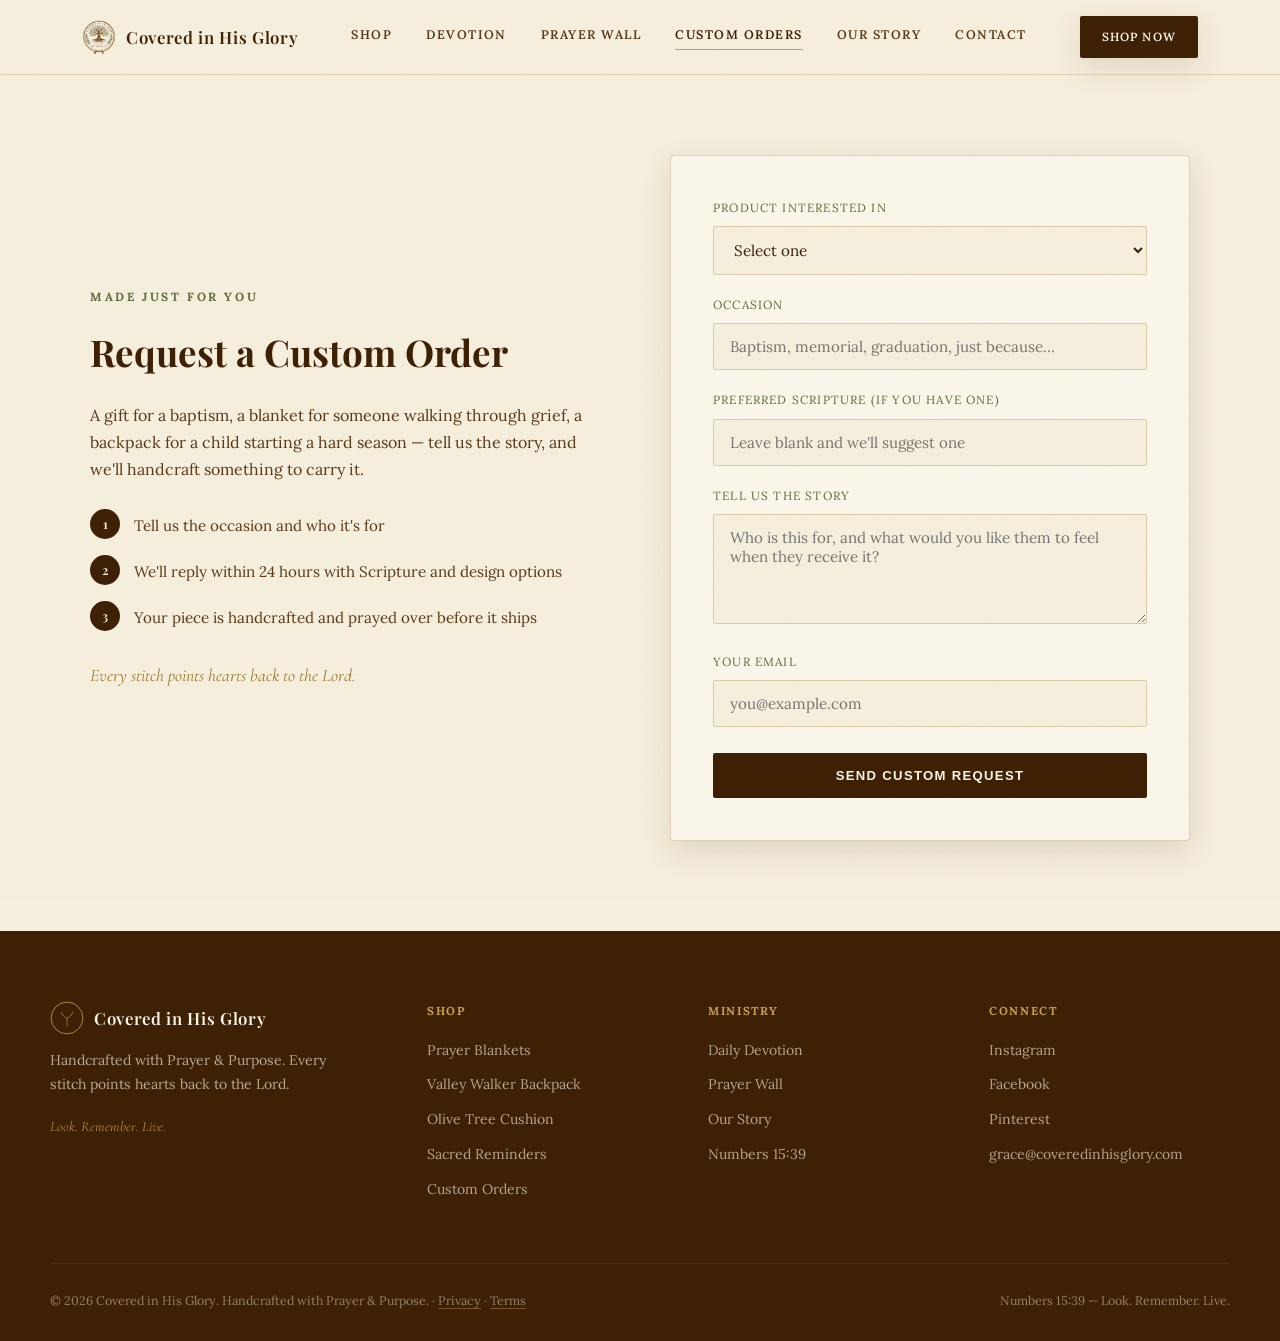
<file: custom-orders.html>
<!DOCTYPE html>
<html lang="en">
<head>
<meta charset="UTF-8">
<meta name="viewport" content="width=device-width, initial-scale=1.0">
<title>Covered in His Glory — Custom Orders — Faith-Based Handmade Gifts</title>
<meta name="description" content="Request a custom handcrafted piece for a baptism, memorial, graduation, or any season. Tell us the story and we'll create something to carry it.">
<link rel="icon" href="data:image/svg+xml,%3Csvg xmlns='http://www.w3.org/2000/svg' viewBox='0 0 60 60'%3E%3Ccircle cx='30' cy='30' r='28' fill='%23F6EFDD' stroke='%239C7A2E' stroke-width='2'/%3E%3Cpath d='M30 46V28M30 28c0 0-9-2-11-11M30 28c0 0 9-2 11-11' stroke='%235C6B3A' stroke-width='2.4' stroke-linecap='round' fill='none'/%3E%3C/svg%3E">
<link rel="preconnect" href="https://fonts.googleapis.com">
<link rel="preconnect" href="https://fonts.gstatic.com" crossorigin>
<link href="https://fonts.googleapis.com/css2?family=Playfair+Display:ital,wght@0,400;0,500;0,600;0,700;0,800;1,500;1,600&family=Lora:ital,wght@0,400;0,500;0,600;1,400&family=Cormorant+Garamond:ital,wght@0,400;0,500;0,600;1,500&display=swap" rel="stylesheet">
<link rel="stylesheet" href="css/styles.css">
</head>
<body>

<div class="texture"></div>

<header class="site">
  <div class="nav-inner">
    <a class="brandmark" href="index.html">
      <img src="assets/logo.png" class="tree-icon" alt="Covered in His Glory emblem" width="34" height="34">
      Covered in His Glory
    </a>
    <nav class="links">
      <a href="shop.html">Shop</a>
      <a href="devotion.html">Devotion</a>
      <a href="prayer.html">Prayer Wall</a>
      <a href="custom-orders.html" class="active">Custom Orders</a>
      <a href="about.html">Our Story</a>
      <a href="contact.html">Contact</a>
    </nav>
    <a href="shop.html" class="nav-cta">Shop Now</a>
    <button class="menu-toggle" aria-label="Open menu" onclick="openDrawer()">
      <svg width="26" height="26" viewBox="0 0 24 24" fill="none"><path d="M4 7h16M4 12h16M4 17h16" stroke="currentColor" stroke-width="2" stroke-linecap="round"/></svg>
    </button>
  </div>
</header>

<div class="mobile-drawer" id="mobileDrawer">
  <div class="panel">
    <div class="drawer-top">
      <span class="brandmark" style="font-size:1rem;">Covered in His Glory</span>
      <button class="drawer-close" aria-label="Close menu" onclick="closeDrawer()">&times;</button>
    </div>
    <a href="shop.html">Shop</a>
    <a href="devotion.html">Devotion</a>
    <a href="prayer.html">Prayer Wall</a>
    <a href="custom-orders.html" class="active">Custom Orders</a>
    <a href="about.html">Our Story</a>
    <a href="contact.html">Contact</a>
  </div>
</div>

<section class="custom-section section" style="padding-top:80px;">
  <div class="wrap">
    <div class="custom-wrap">
      <div class="custom-copy reveal">
        <div class="eyebrow">Made Just for You</div>
        <h2>Request a Custom Order</h2>
        <p>A gift for a baptism, a blanket for someone walking through grief, a backpack for a child starting a hard season — tell us the story, and we'll handcraft something to carry it.</p>
        <ul class="custom-steps">
          <li><div class="step-num">1</div><div class="step-text">Tell us the occasion and who it's for</div></li>
          <li><div class="step-num">2</div><div class="step-text">We'll reply within 24 hours with Scripture and design options</div></li>
          <li><div class="step-num">3</div><div class="step-text">Your piece is handcrafted and prayed over before it ships</div></li>
        </ul>
        <p style="font-style:italic; color:var(--gold); font-family:var(--serif-script); font-size:1.1rem;">Every stitch points hearts back to the Lord.</p>
      </div>

      <div class="custom-form reveal">
        <!-- TODO: replace PLACEHOLDER with your Formspree custom-order form ID -->
        <form action="https://formspree.io/f/PLACEHOLDER" method="POST" data-formspree data-success="Your custom request has been received — we'll reply within 24 hours. 🌿">
          <input type="text" name="_gotcha" class="hp-field" tabindex="-1" autocomplete="off" aria-hidden="true">
          <input type="hidden" name="_subject" value="New custom order request — Covered in His Glory">
          <div class="form-row">
            <label for="c-product">Product Interested In</label>
            <select id="c-product" name="product" required>
              <option value="">Select one</option>
              <option>Prayer Blanket</option>
              <option>Valley Walker Backpack</option>
              <option>Olive Tree Cushion</option>
              <option>Sacred Reminder / Jewelry</option>
              <option>Something else / not sure yet</option>
            </select>
          </div>
          <div class="form-row">
            <label for="c-occasion">Occasion</label>
            <input id="c-occasion" type="text" name="occasion" placeholder="Baptism, memorial, graduation, just because...">
          </div>
          <div class="form-row">
            <label for="c-scripture">Preferred Scripture (if you have one)</label>
            <input id="c-scripture" type="text" name="scripture" placeholder="Leave blank and we'll suggest one">
          </div>
          <div class="form-row">
            <label for="c-story">Tell us the story</label>
            <textarea id="c-story" name="story" placeholder="Who is this for, and what would you like them to feel when they receive it?" required></textarea>
          </div>
          <div class="form-row">
            <label for="c-email">Your Email</label>
            <input id="c-email" type="email" name="email" placeholder="you@example.com" required>
          </div>
          <button class="form-submit" type="submit">Send Custom Request</button>
        </form>
      </div>
    </div>
  </div>
</section>

<footer class="site">
  <div class="footer-grid">
    <div class="footer-brand">
      <div class="brandmark">
        <svg class="tree-icon" viewBox="0 0 60 60" fill="none" aria-hidden="true">
          <circle cx="30" cy="30" r="28" stroke="#C9A04E" stroke-width="1.4"/>
          <path d="M30 44V30M30 30C30 30 22 28 20 20M30 30C30 30 38 28 40 20" stroke="#9C7A2E" stroke-width="1.6" stroke-linecap="round"/>
        </svg>
        Covered in His Glory
      </div>
      <p>Handcrafted with Prayer &amp; Purpose. Every stitch points hearts back to the Lord.</p>
      <p class="footer-tagline">Look. Remember. Live.</p>
    </div>
    <div class="footer-col">
      <h5>Shop</h5>
      <a href="shop.html">Prayer Blankets</a>
      <a href="shop.html">Valley Walker Backpack</a>
      <a href="shop.html">Olive Tree Cushion</a>
      <a href="shop.html">Sacred Reminders</a>
      <a href="custom-orders.html">Custom Orders</a>
    </div>
    <div class="footer-col">
      <h5>Ministry</h5>
      <a href="devotion.html">Daily Devotion</a>
      <a href="prayer.html">Prayer Wall</a>
      <a href="about.html">Our Story</a>
      <a href="about.html">Numbers 15:39</a>
    </div>
    <div class="footer-col">
      <h5>Connect</h5>
      <a href="https://instagram.com/CoveredInHisGlory" target="_blank" rel="noopener">Instagram</a>
      <a href="https://facebook.com/LookRememberLive" target="_blank" rel="noopener">Facebook</a>
      <a href="contact.html">Pinterest</a>
      <a href="mailto:grace@coveredinhisglory.com">grace@coveredinhisglory.com</a>
    </div>
  </div>
  <div class="footer-bottom">
    <span>© 2026 Covered in His Glory. Handcrafted with Prayer &amp; Purpose. · <a href="privacy.html" style="border-bottom:1px solid var(--gold);">Privacy</a> · <a href="terms.html" style="border-bottom:1px solid var(--gold);">Terms</a></span>
    <span>Numbers 15:39 — Look. Remember. Live.</span>
  </div>
</footer>

<div class="toast" id="toast"></div>

<script src="js/main.js"></script>
</body>
</html>
</file>
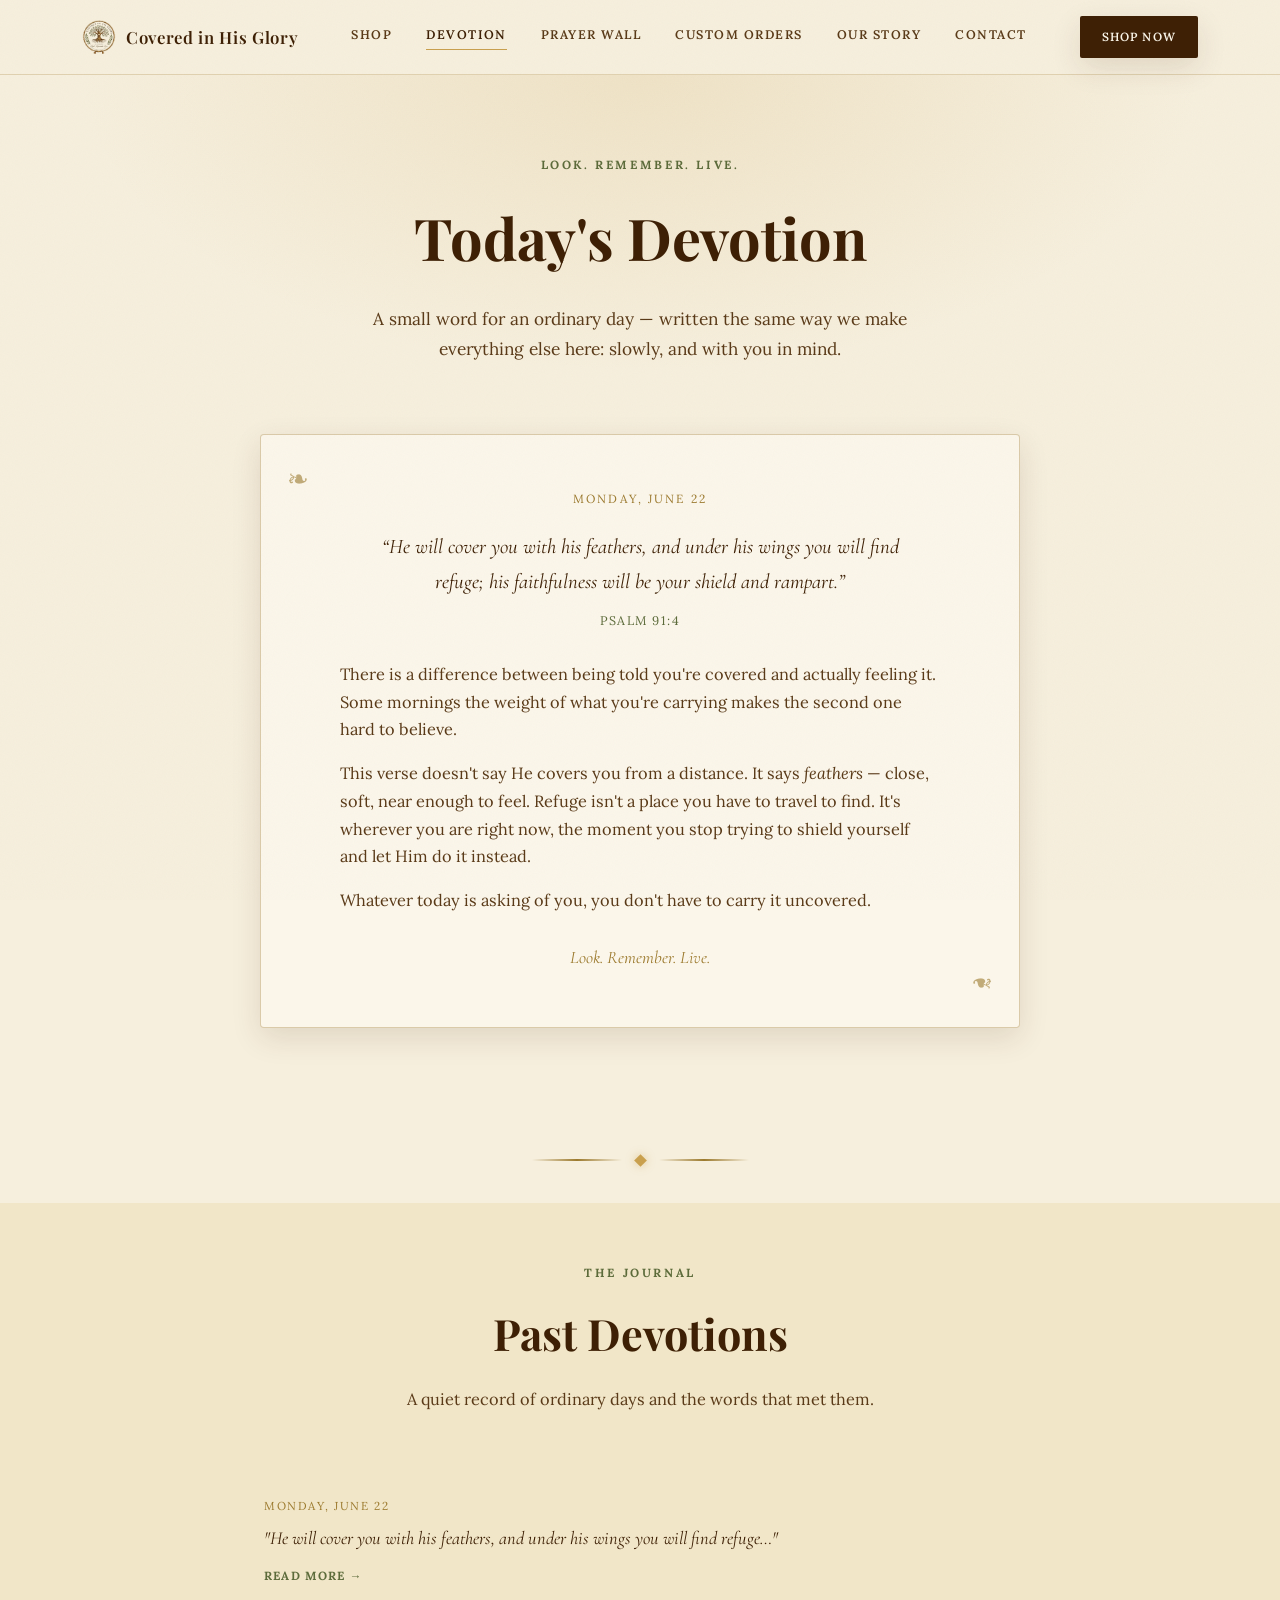
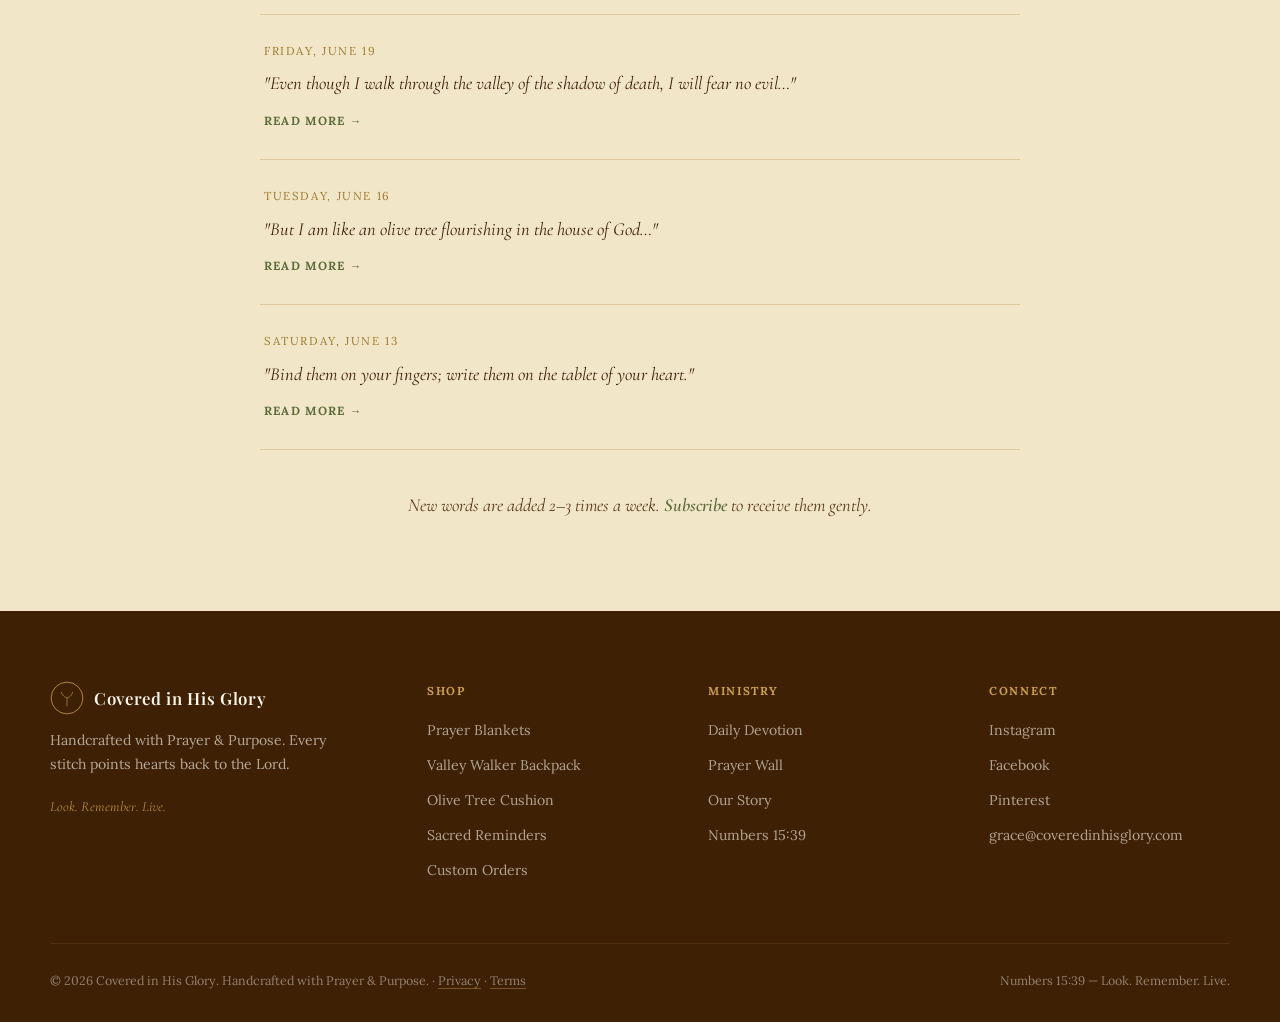
<file: devotion.html>
<!DOCTYPE html>
<html lang="en">
<head>
<meta charset="UTF-8">
<meta name="viewport" content="width=device-width, initial-scale=1.0">
<title>Covered in His Glory — Today's Devotion — Faith-Based Handmade Gifts</title>
<meta name="description" content="A short daily Scripture and reflection rooted in Numbers 15:39, written to help you look, remember, and live it out.">
<link rel="icon" href="data:image/svg+xml,%3Csvg xmlns='http://www.w3.org/2000/svg' viewBox='0 0 60 60'%3E%3Ccircle cx='30' cy='30' r='28' fill='%23F6EFDD' stroke='%239C7A2E' stroke-width='2'/%3E%3Cpath d='M30 46V28M30 28c0 0-9-2-11-11M30 28c0 0 9-2 11-11' stroke='%235C6B3A' stroke-width='2.4' stroke-linecap='round' fill='none'/%3E%3C/svg%3E">
<link rel="preconnect" href="https://fonts.googleapis.com">
<link rel="preconnect" href="https://fonts.gstatic.com" crossorigin>
<link href="https://fonts.googleapis.com/css2?family=Playfair+Display:ital,wght@0,400;0,500;0,600;0,700;0,800;1,500;1,600&family=Lora:ital,wght@0,400;0,500;0,600;1,400&family=Cormorant+Garamond:ital,wght@0,400;0,500;0,600;1,500&display=swap" rel="stylesheet">
<link rel="stylesheet" href="css/styles.css">
</head>
<body>

<div class="texture"></div>

<header class="site">
  <div class="nav-inner">
    <a class="brandmark" href="index.html">
      <img src="assets/logo.png" class="tree-icon" alt="Covered in His Glory emblem" width="34" height="34">
      Covered in His Glory
    </a>
    <nav class="links">
      <a href="shop.html">Shop</a>
      <a href="devotion.html" class="active">Devotion</a>
      <a href="prayer.html">Prayer Wall</a>
      <a href="custom-orders.html">Custom Orders</a>
      <a href="about.html">Our Story</a>
      <a href="contact.html">Contact</a>
    </nav>
    <a href="shop.html" class="nav-cta">Shop Now</a>
    <button class="menu-toggle" aria-label="Open menu" onclick="openDrawer()">
      <svg width="26" height="26" viewBox="0 0 24 24" fill="none"><path d="M4 7h16M4 12h16M4 17h16" stroke="currentColor" stroke-width="2" stroke-linecap="round"/></svg>
    </button>
  </div>
</header>

<div class="mobile-drawer" id="mobileDrawer">
  <div class="panel">
    <div class="drawer-top">
      <span class="brandmark" style="font-size:1rem;">Covered in His Glory</span>
      <button class="drawer-close" aria-label="Close menu" onclick="closeDrawer()">&times;</button>
    </div>
    <a href="shop.html">Shop</a>
    <a href="devotion.html" class="active">Devotion</a>
    <a href="prayer.html">Prayer Wall</a>
    <a href="custom-orders.html">Custom Orders</a>
    <a href="about.html">Our Story</a>
    <a href="contact.html">Contact</a>
  </div>
</div>

<section class="page-hero">
  <div class="eyebrow">Look. Remember. Live.</div>
  <h1>Today's Devotion</h1>
  <p class="lead">A small word for an ordinary day — written the same way we make everything else here: slowly, and with you in mind.</p>
</section>

<section class="devotion-section section" style="padding-top:20px;">
  <div class="wrap">
    <div class="devotion-card reveal">
      <div class="devotion-date">Monday, June 22</div>
      <p class="devotion-verse">&ldquo;He will cover you with his feathers, and under his wings you will find refuge; his faithfulness will be your shield and rampart.&rdquo;</p>
      <p class="devotion-ref">Psalm 91:4</p>
      <div class="devotion-body">
        <p>There is a difference between being told you're covered and actually feeling it. Some mornings the weight of what you're carrying makes the second one hard to believe.</p>
        <p>This verse doesn't say He covers you from a distance. It says <em>feathers</em> — close, soft, near enough to feel. Refuge isn't a place you have to travel to find. It's wherever you are right now, the moment you stop trying to shield yourself and let Him do it instead.</p>
        <p>Whatever today is asking of you, you don't have to carry it uncovered.</p>
      </div>
      <p class="devotion-close">Look. Remember. Live.</p>
    </div>
  </div>
</section>

<div class="rope-divider"><div class="line"></div><div class="mark"></div><div class="line"></div></div>

<!-- ARCHIVE -->
<section class="section" style="background:var(--parchment); padding-top:60px;">
  <div class="wrap">
    <div class="section-head reveal">
      <div class="eyebrow">The Journal</div>
      <h2>Past Devotions</h2>
      <p>A quiet record of ordinary days and the words that met them.</p>
    </div>

    <div class="archive-list reveal">
      <a class="archive-item" href="devotion.html">
        <div class="a-date">Monday, June 22</div>
        <div class="a-verse">"He will cover you with his feathers, and under his wings you will find refuge…"</div>
        <span class="a-more">Read more →</span>
      </a>
      <a class="archive-item" href="devotion.html">
        <div class="a-date">Friday, June 19</div>
        <div class="a-verse">"Even though I walk through the valley of the shadow of death, I will fear no evil…"</div>
        <span class="a-more">Read more →</span>
      </a>
      <a class="archive-item" href="devotion.html">
        <div class="a-date">Tuesday, June 16</div>
        <div class="a-verse">"But I am like an olive tree flourishing in the house of God…"</div>
        <span class="a-more">Read more →</span>
      </a>
      <a class="archive-item" href="devotion.html">
        <div class="a-date">Saturday, June 13</div>
        <div class="a-verse">"Bind them on your fingers; write them on the tablet of your heart."</div>
        <span class="a-more">Read more →</span>
      </a>
    </div>

    <p style="text-align:center; margin-top:40px; color:var(--brown-soft); font-family:var(--serif-script); font-style:italic; font-size:1.15rem;">New words are added 2–3 times a week. <a href="index.html#stay-covered" style="color:var(--olive); font-weight:600;">Subscribe</a> to receive them gently.</p>
  </div>
</section>

<footer class="site">
  <div class="footer-grid">
    <div class="footer-brand">
      <div class="brandmark">
        <svg class="tree-icon" viewBox="0 0 60 60" fill="none" aria-hidden="true">
          <circle cx="30" cy="30" r="28" stroke="#C9A04E" stroke-width="1.4"/>
          <path d="M30 44V30M30 30C30 30 22 28 20 20M30 30C30 30 38 28 40 20" stroke="#9C7A2E" stroke-width="1.6" stroke-linecap="round"/>
        </svg>
        Covered in His Glory
      </div>
      <p>Handcrafted with Prayer &amp; Purpose. Every stitch points hearts back to the Lord.</p>
      <p class="footer-tagline">Look. Remember. Live.</p>
    </div>
    <div class="footer-col">
      <h5>Shop</h5>
      <a href="shop.html">Prayer Blankets</a>
      <a href="shop.html">Valley Walker Backpack</a>
      <a href="shop.html">Olive Tree Cushion</a>
      <a href="shop.html">Sacred Reminders</a>
      <a href="custom-orders.html">Custom Orders</a>
    </div>
    <div class="footer-col">
      <h5>Ministry</h5>
      <a href="devotion.html">Daily Devotion</a>
      <a href="prayer.html">Prayer Wall</a>
      <a href="about.html">Our Story</a>
      <a href="about.html">Numbers 15:39</a>
    </div>
    <div class="footer-col">
      <h5>Connect</h5>
      <a href="https://instagram.com/CoveredInHisGlory" target="_blank" rel="noopener">Instagram</a>
      <a href="https://facebook.com/LookRememberLive" target="_blank" rel="noopener">Facebook</a>
      <a href="contact.html">Pinterest</a>
      <a href="mailto:grace@coveredinhisglory.com">grace@coveredinhisglory.com</a>
    </div>
  </div>
  <div class="footer-bottom">
    <span>© 2026 Covered in His Glory. Handcrafted with Prayer &amp; Purpose. · <a href="privacy.html" style="border-bottom:1px solid var(--gold);">Privacy</a> · <a href="terms.html" style="border-bottom:1px solid var(--gold);">Terms</a></span>
    <span>Numbers 15:39 — Look. Remember. Live.</span>
  </div>
</footer>

<div class="toast" id="toast"></div>

<script src="js/main.js"></script>
</body>
</html>
</file>
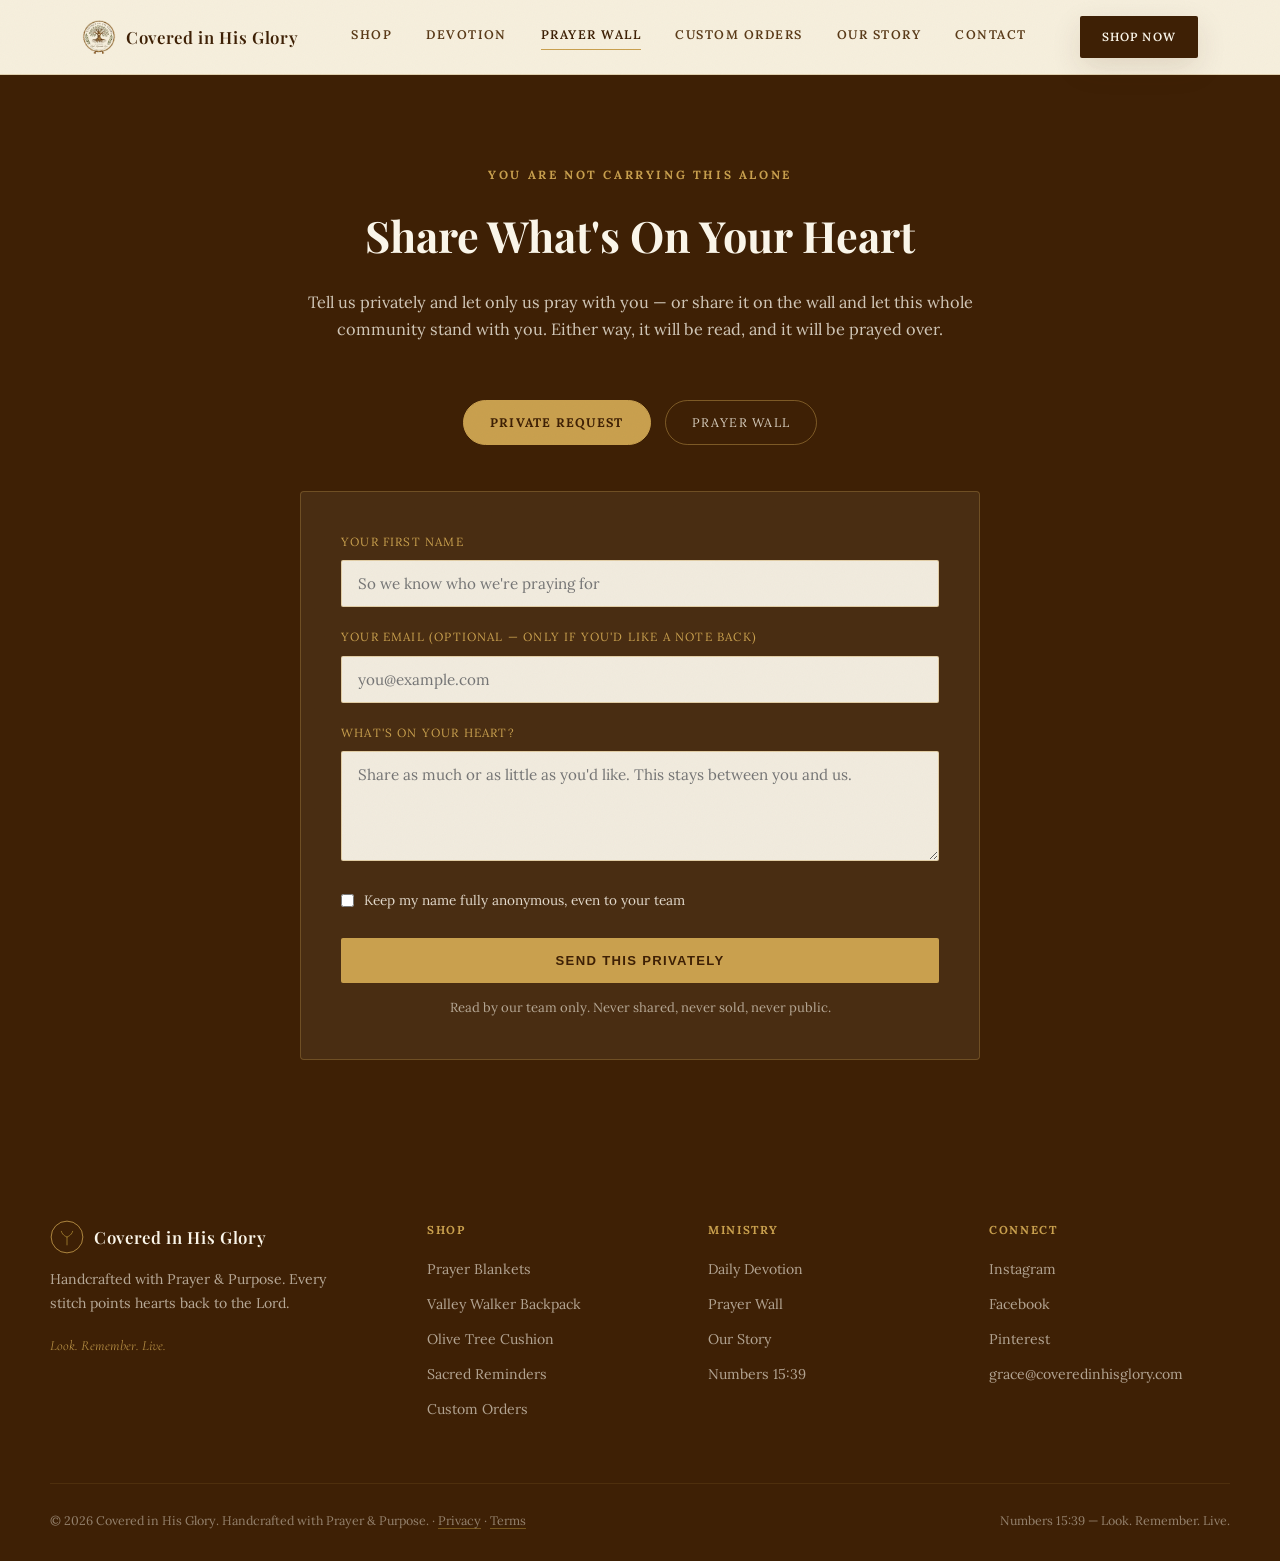
<file: prayer.html>
<!DOCTYPE html>
<html lang="en">
<head>
<meta charset="UTF-8">
<meta name="viewport" content="width=device-width, initial-scale=1.0">
<title>Covered in His Glory — Prayer Wall — Faith-Based Handmade Gifts</title>
<meta name="description" content="Share what's on your heart privately, or post to the community prayer wall. Either way, it will be read and prayed over.">
<link rel="icon" href="data:image/svg+xml,%3Csvg xmlns='http://www.w3.org/2000/svg' viewBox='0 0 60 60'%3E%3Ccircle cx='30' cy='30' r='28' fill='%23F6EFDD' stroke='%239C7A2E' stroke-width='2'/%3E%3Cpath d='M30 46V28M30 28c0 0-9-2-11-11M30 28c0 0 9-2 11-11' stroke='%235C6B3A' stroke-width='2.4' stroke-linecap='round' fill='none'/%3E%3C/svg%3E">
<link rel="preconnect" href="https://fonts.googleapis.com">
<link rel="preconnect" href="https://fonts.gstatic.com" crossorigin>
<link href="https://fonts.googleapis.com/css2?family=Playfair+Display:ital,wght@0,400;0,500;0,600;0,700;0,800;1,500;1,600&family=Lora:ital,wght@0,400;0,500;0,600;1,400&family=Cormorant+Garamond:ital,wght@0,400;0,500;0,600;1,500&display=swap" rel="stylesheet">
<link rel="stylesheet" href="css/styles.css">
</head>
<body>

<div class="texture"></div>

<header class="site">
  <div class="nav-inner">
    <a class="brandmark" href="index.html">
      <img src="assets/logo.png" class="tree-icon" alt="Covered in His Glory emblem" width="34" height="34">
      Covered in His Glory
    </a>
    <nav class="links">
      <a href="shop.html">Shop</a>
      <a href="devotion.html">Devotion</a>
      <a href="prayer.html" class="active">Prayer Wall</a>
      <a href="custom-orders.html">Custom Orders</a>
      <a href="about.html">Our Story</a>
      <a href="contact.html">Contact</a>
    </nav>
    <a href="shop.html" class="nav-cta">Shop Now</a>
    <button class="menu-toggle" aria-label="Open menu" onclick="openDrawer()">
      <svg width="26" height="26" viewBox="0 0 24 24" fill="none"><path d="M4 7h16M4 12h16M4 17h16" stroke="currentColor" stroke-width="2" stroke-linecap="round"/></svg>
    </button>
  </div>
</header>

<div class="mobile-drawer" id="mobileDrawer">
  <div class="panel">
    <div class="drawer-top">
      <span class="brandmark" style="font-size:1rem;">Covered in His Glory</span>
      <button class="drawer-close" aria-label="Close menu" onclick="closeDrawer()">&times;</button>
    </div>
    <a href="shop.html">Shop</a>
    <a href="devotion.html">Devotion</a>
    <a href="prayer.html" class="active">Prayer Wall</a>
    <a href="custom-orders.html">Custom Orders</a>
    <a href="about.html">Our Story</a>
    <a href="contact.html">Contact</a>
  </div>
</div>

<section class="prayer-section section">
  <div class="wrap">
    <div class="section-head reveal">
      <div class="eyebrow">You Are Not Carrying This Alone</div>
      <h2>Share What's On Your Heart</h2>
      <p>Tell us privately and let only us pray with you — or share it on the wall and let this whole community stand with you. Either way, it will be read, and it will be prayed over.</p>
    </div>

    <div class="prayer-tabs reveal">
      <div class="prayer-tab active" role="button" tabindex="0" onclick="switchPrayerTab('private')" onkeydown="if(event.key==='Enter'||event.key===' '){event.preventDefault();switchPrayerTab('private');}">Private Request</div>
      <div class="prayer-tab" role="button" tabindex="0" onclick="switchPrayerTab('public')" onkeydown="if(event.key==='Enter'||event.key===' '){event.preventDefault();switchPrayerTab('public');}">Prayer Wall</div>
    </div>

    <div class="prayer-panel reveal">

      <!-- PRIVATE FORM -->
      <div id="panel-private">
        <!-- TODO: replace PLACEHOLDER with your Formspree private-prayer form ID -->
        <form class="prayer-form" action="https://formspree.io/f/PLACEHOLDER" method="POST" data-formspree data-success="Your prayer request has been received — you are prayed over. 🌿">
          <input type="text" name="_gotcha" class="hp-field" tabindex="-1" autocomplete="off" aria-hidden="true">
          <input type="hidden" name="_subject" value="Private prayer request — Covered in His Glory">
          <div class="form-row">
            <label for="p-name">Your First Name</label>
            <input id="p-name" type="text" name="first_name" placeholder="So we know who we're praying for" required>
          </div>
          <div class="form-row">
            <label for="p-email">Your Email (optional — only if you'd like a note back)</label>
            <input id="p-email" type="email" name="email" placeholder="you@example.com">
          </div>
          <div class="form-row">
            <label for="p-msg">What's on your heart?</label>
            <textarea id="p-msg" name="request" placeholder="Share as much or as little as you'd like. This stays between you and us." required></textarea>
          </div>
          <div class="form-row checkrow">
            <input type="checkbox" id="anon-private" name="keep_anonymous" value="yes">
            <label for="anon-private">Keep my name fully anonymous, even to your team</label>
          </div>
          <button class="form-submit" type="submit">Send This Privately</button>
          <p class="form-note">Read by our team only. Never shared, never sold, never public.</p>
        </form>
      </div>

      <!-- PUBLIC WALL -->
      <div id="panel-public" style="display:none;">
        <!-- TODO: replace PLACEHOLDER with your Formspree prayer-wall form ID -->
        <form class="prayer-form" style="margin-bottom:34px;" action="https://formspree.io/f/PLACEHOLDER" method="POST" data-formspree data-success="Thank you for sharing — your request will appear after a gentle review. 🌿">
          <input type="text" name="_gotcha" class="hp-field" tabindex="-1" autocomplete="off" aria-hidden="true">
          <input type="hidden" name="_subject" value="Prayer wall submission (needs review) — Covered in His Glory">
          <div class="form-row">
            <label for="w-name">Display Name</label>
            <input id="w-name" type="text" name="display_name" placeholder="First name, or 'Anonymous'" required>
          </div>
          <div class="form-row">
            <label for="w-msg">Your Prayer Request</label>
            <textarea id="w-msg" name="request" placeholder="This will be visible to others on the prayer wall, so share what feels right to make public." required></textarea>
          </div>
          <button class="form-submit" type="submit">Post to the Prayer Wall</button>
          <p class="form-note">Every post is reviewed gently before it goes live — never delayed more than a day.</p>
        </form>

        <div class="wall-list">
          <div class="wall-item">
            <div class="wall-item-top">
              <span class="wall-name">Anonymous</span>
              <span class="wall-time">2 hours ago</span>
            </div>
            <p class="wall-text">Praying for peace over a hard diagnosis in my family this week. Asking God for strength for all of us, and healing if it's His will.</p>
            <button class="wall-pray-btn" type="button">🙏 I'm praying for this <span class="count">— 38 praying</span></button>
          </div>
          <div class="wall-item">
            <div class="wall-item-top">
              <span class="wall-name">Marisol</span>
              <span class="wall-time">Yesterday</span>
            </div>
            <p class="wall-text">Job interview Thursday after 8 months of searching. Praying for God's will and provision, whatever that looks like.</p>
            <button class="wall-pray-btn" type="button">🙏 I'm praying for this <span class="count">— 61 praying</span></button>
          </div>
          <div class="wall-item">
            <div class="wall-item-top">
              <span class="wall-name">Anonymous</span>
              <span class="wall-time">3 days ago</span>
            </div>
            <p class="wall-text">Marriage has felt distant lately. Praying for softened hearts and a fresh start for both of us.</p>
            <button class="wall-pray-btn" type="button">🙏 I'm praying for this <span class="count">— 104 praying</span></button>
          </div>
        </div>
      </div>

    </div>
  </div>
</section>

<footer class="site">
  <div class="footer-grid">
    <div class="footer-brand">
      <div class="brandmark">
        <svg class="tree-icon" viewBox="0 0 60 60" fill="none" aria-hidden="true">
          <circle cx="30" cy="30" r="28" stroke="#C9A04E" stroke-width="1.4"/>
          <path d="M30 44V30M30 30C30 30 22 28 20 20M30 30C30 30 38 28 40 20" stroke="#9C7A2E" stroke-width="1.6" stroke-linecap="round"/>
        </svg>
        Covered in His Glory
      </div>
      <p>Handcrafted with Prayer &amp; Purpose. Every stitch points hearts back to the Lord.</p>
      <p class="footer-tagline">Look. Remember. Live.</p>
    </div>
    <div class="footer-col">
      <h5>Shop</h5>
      <a href="shop.html">Prayer Blankets</a>
      <a href="shop.html">Valley Walker Backpack</a>
      <a href="shop.html">Olive Tree Cushion</a>
      <a href="shop.html">Sacred Reminders</a>
      <a href="custom-orders.html">Custom Orders</a>
    </div>
    <div class="footer-col">
      <h5>Ministry</h5>
      <a href="devotion.html">Daily Devotion</a>
      <a href="prayer.html">Prayer Wall</a>
      <a href="about.html">Our Story</a>
      <a href="about.html">Numbers 15:39</a>
    </div>
    <div class="footer-col">
      <h5>Connect</h5>
      <a href="https://instagram.com/CoveredInHisGlory" target="_blank" rel="noopener">Instagram</a>
      <a href="https://facebook.com/LookRememberLive" target="_blank" rel="noopener">Facebook</a>
      <a href="contact.html">Pinterest</a>
      <a href="mailto:grace@coveredinhisglory.com">grace@coveredinhisglory.com</a>
    </div>
  </div>
  <div class="footer-bottom">
    <span>© 2026 Covered in His Glory. Handcrafted with Prayer &amp; Purpose. · <a href="privacy.html" style="border-bottom:1px solid var(--gold);">Privacy</a> · <a href="terms.html" style="border-bottom:1px solid var(--gold);">Terms</a></span>
    <span>Numbers 15:39 — Look. Remember. Live.</span>
  </div>
</footer>

<div class="toast" id="toast"></div>

<script src="js/main.js"></script>
</body>
</html>
</file>
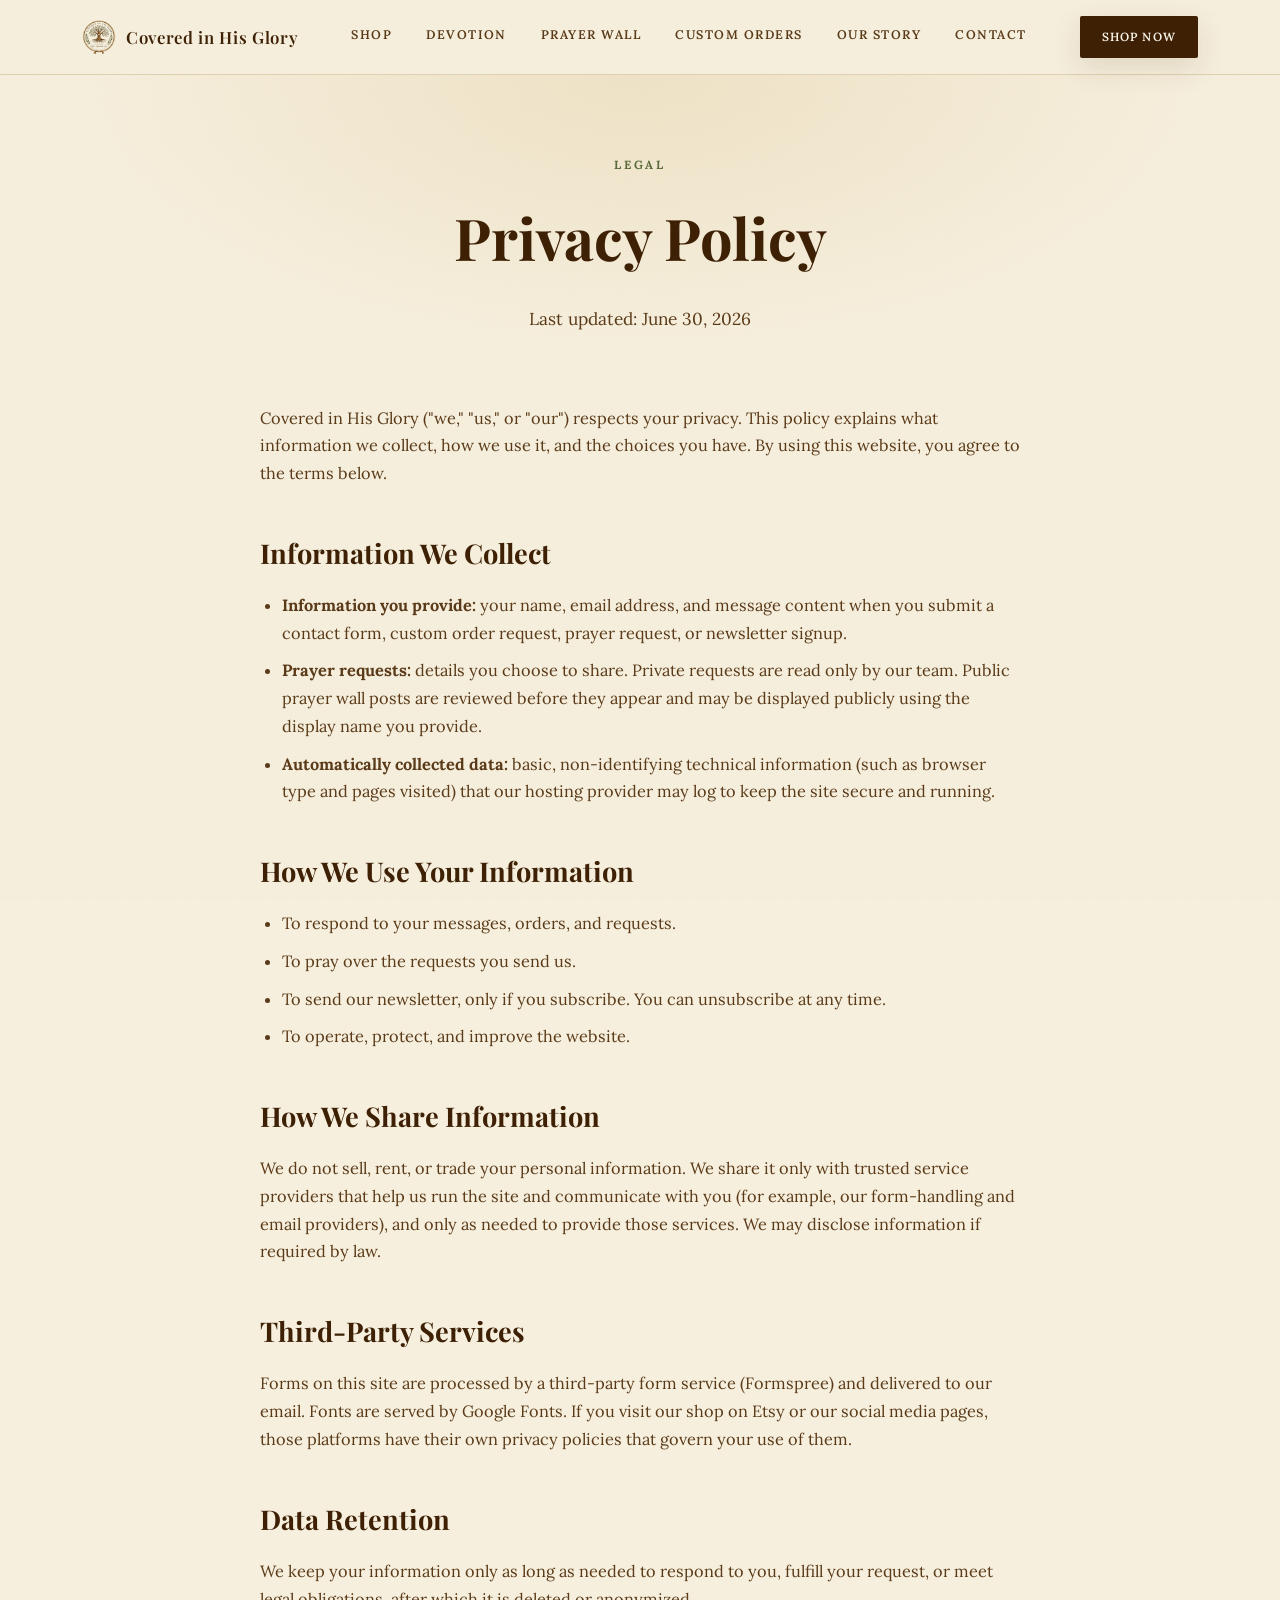
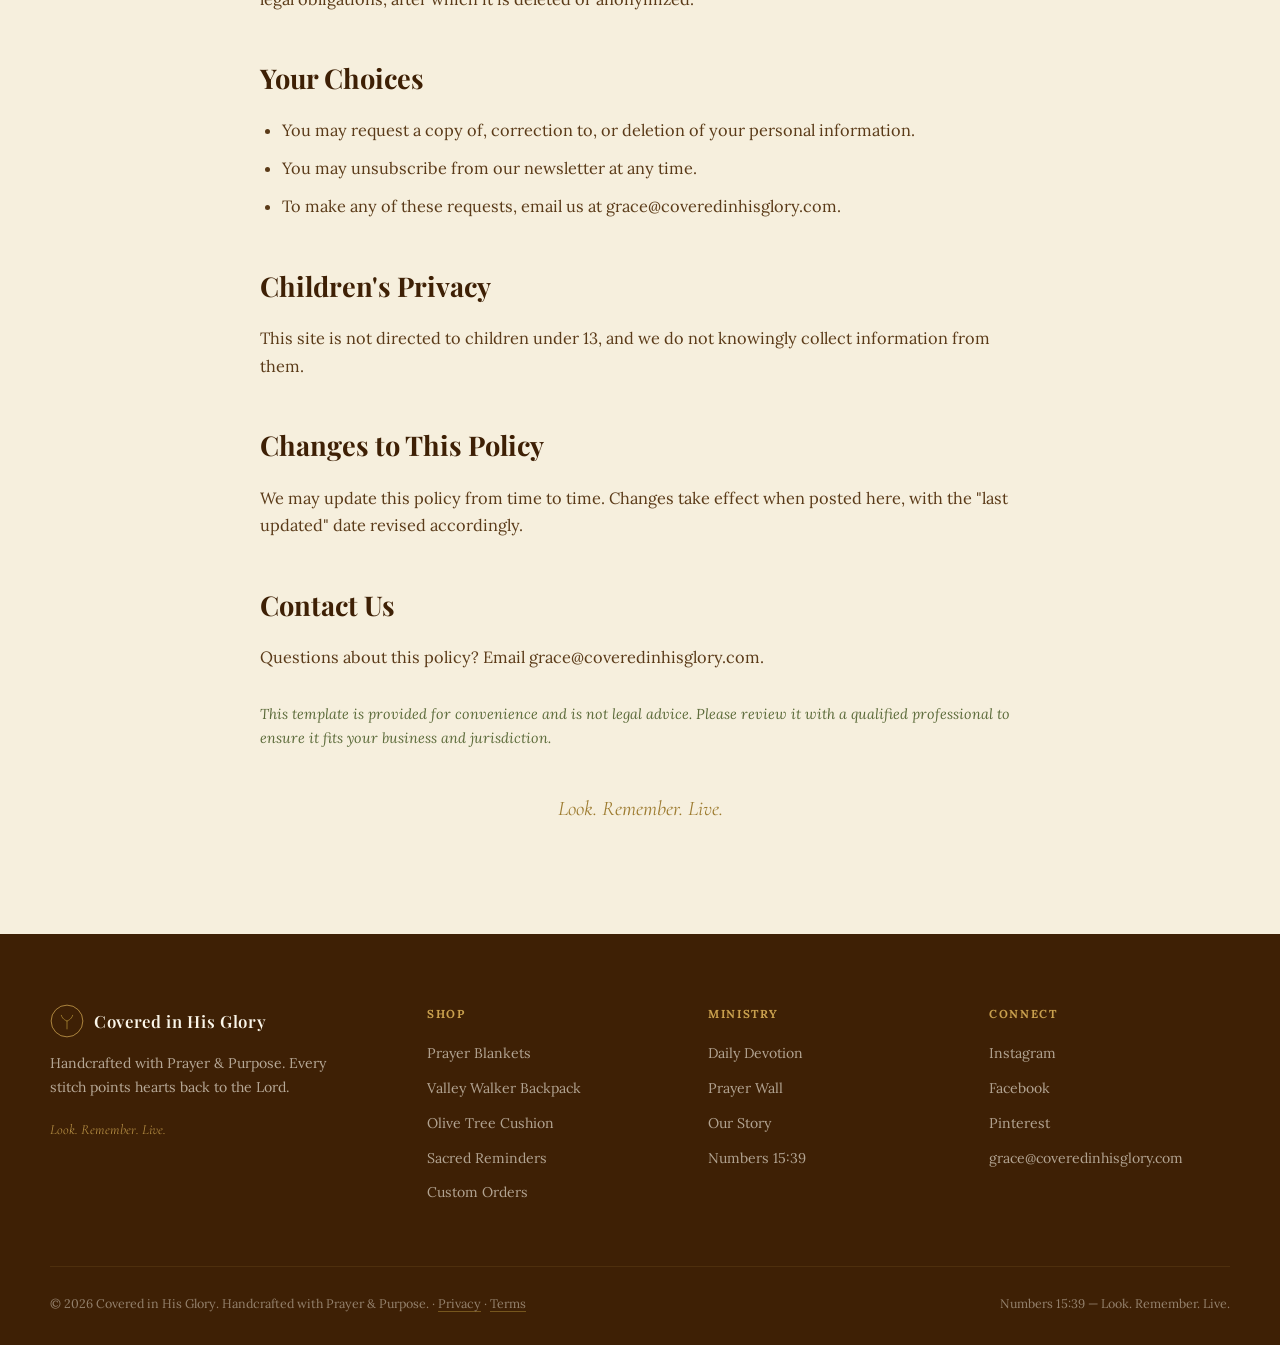
<file: privacy.html>
<!DOCTYPE html>
<html lang="en">
<head>
<meta charset="UTF-8">
<meta name="viewport" content="width=device-width, initial-scale=1.0">
<title>Covered in His Glory — Privacy Policy</title>
<meta name="description" content="Privacy Policy for Covered in His Glory — how we collect, use, and protect your information.">
<meta name="robots" content="noindex">
<link rel="icon" href="data:image/svg+xml,%3Csvg xmlns='http://www.w3.org/2000/svg' viewBox='0 0 60 60'%3E%3Ccircle cx='30' cy='30' r='28' fill='%23F6EFDD' stroke='%239C7A2E' stroke-width='2'/%3E%3Cpath d='M30 46V28M30 28c0 0-9-2-11-11M30 28c0 0 9-2 11-11' stroke='%235C6B3A' stroke-width='2.4' stroke-linecap='round' fill='none'/%3E%3C/svg%3E">
<link rel="preconnect" href="https://fonts.googleapis.com">
<link rel="preconnect" href="https://fonts.gstatic.com" crossorigin>
<link href="https://fonts.googleapis.com/css2?family=Playfair+Display:ital,wght@0,400;0,500;0,600;0,700;0,800;1,500;1,600&family=Lora:ital,wght@0,400;0,500;0,600;1,400&family=Cormorant+Garamond:ital,wght@0,400;0,500;0,600;1,500&display=swap" rel="stylesheet">
<link rel="stylesheet" href="css/styles.css">
</head>
<body>

<div class="texture"></div>

<header class="site">
  <div class="nav-inner">
    <a class="brandmark" href="index.html">
      <img src="assets/logo.png" class="tree-icon" alt="Covered in His Glory emblem" width="34" height="34">
      Covered in His Glory
    </a>
    <nav class="links">
      <a href="shop.html">Shop</a>
      <a href="devotion.html">Devotion</a>
      <a href="prayer.html">Prayer Wall</a>
      <a href="custom-orders.html">Custom Orders</a>
      <a href="about.html">Our Story</a>
      <a href="contact.html">Contact</a>
    </nav>
    <a href="shop.html" class="nav-cta">Shop Now</a>
    <button class="menu-toggle" aria-label="Open menu" onclick="openDrawer()">
      <svg width="26" height="26" viewBox="0 0 24 24" fill="none"><path d="M4 7h16M4 12h16M4 17h16" stroke="currentColor" stroke-width="2" stroke-linecap="round"/></svg>
    </button>
  </div>
</header>

<div class="mobile-drawer" id="mobileDrawer">
  <div class="panel">
    <div class="drawer-top">
      <span class="brandmark" style="font-size:1rem;">Covered in His Glory</span>
      <button class="drawer-close" aria-label="Close menu" onclick="closeDrawer()">&times;</button>
    </div>
    <a href="shop.html">Shop</a>
    <a href="devotion.html">Devotion</a>
    <a href="prayer.html">Prayer Wall</a>
    <a href="custom-orders.html">Custom Orders</a>
    <a href="about.html">Our Story</a>
    <a href="contact.html">Contact</a>
  </div>
</div>

<section class="page-hero">
  <div class="eyebrow">Legal</div>
  <h1>Privacy Policy</h1>
  <p class="lead">Last updated: June 30, 2026</p>
</section>

<section class="section" style="padding-top:20px;">
  <div class="prose reveal">
    <p>Covered in His Glory ("we," "us," or "our") respects your privacy. This policy explains what information we collect, how we use it, and the choices you have. By using this website, you agree to the terms below.</p>

    <h2>Information We Collect</h2>
    <ul>
      <li><strong>Information you provide:</strong> your name, email address, and message content when you submit a contact form, custom order request, prayer request, or newsletter signup.</li>
      <li><strong>Prayer requests:</strong> details you choose to share. Private requests are read only by our team. Public prayer wall posts are reviewed before they appear and may be displayed publicly using the display name you provide.</li>
      <li><strong>Automatically collected data:</strong> basic, non-identifying technical information (such as browser type and pages visited) that our hosting provider may log to keep the site secure and running.</li>
    </ul>

    <h2>How We Use Your Information</h2>
    <ul>
      <li>To respond to your messages, orders, and requests.</li>
      <li>To pray over the requests you send us.</li>
      <li>To send our newsletter, only if you subscribe. You can unsubscribe at any time.</li>
      <li>To operate, protect, and improve the website.</li>
    </ul>

    <h2>How We Share Information</h2>
    <p>We do not sell, rent, or trade your personal information. We share it only with trusted service providers that help us run the site and communicate with you (for example, our form-handling and email providers), and only as needed to provide those services. We may disclose information if required by law.</p>

    <h2>Third-Party Services</h2>
    <p>Forms on this site are processed by a third-party form service (Formspree) and delivered to our email. Fonts are served by Google Fonts. If you visit our shop on Etsy or our social media pages, those platforms have their own privacy policies that govern your use of them.</p>

    <h2>Data Retention</h2>
    <p>We keep your information only as long as needed to respond to you, fulfill your request, or meet legal obligations, after which it is deleted or anonymized.</p>

    <h2>Your Choices</h2>
    <ul>
      <li>You may request a copy of, correction to, or deletion of your personal information.</li>
      <li>You may unsubscribe from our newsletter at any time.</li>
      <li>To make any of these requests, email us at <a href="mailto:grace@coveredinhisglory.com">grace@coveredinhisglory.com</a>.</li>
    </ul>

    <h2>Children's Privacy</h2>
    <p>This site is not directed to children under 13, and we do not knowingly collect information from them.</p>

    <h2>Changes to This Policy</h2>
    <p>We may update this policy from time to time. Changes take effect when posted here, with the "last updated" date revised accordingly.</p>

    <h2>Contact Us</h2>
    <p>Questions about this policy? Email <a href="mailto:grace@coveredinhisglory.com">grace@coveredinhisglory.com</a>.</p>

    <p style="margin-top:30px; font-size:0.9rem; color:var(--olive);"><em>This template is provided for convenience and is not legal advice. Please review it with a qualified professional to ensure it fits your business and jurisdiction.</em></p>

    <p class="script-close">Look. Remember. Live.</p>
  </div>
</section>

<footer class="site">
  <div class="footer-grid">
    <div class="footer-brand">
      <div class="brandmark">
        <svg class="tree-icon" viewBox="0 0 60 60" fill="none" aria-hidden="true">
          <circle cx="30" cy="30" r="28" stroke="#C9A04E" stroke-width="1.4"/>
          <path d="M30 44V30M30 30C30 30 22 28 20 20M30 30C30 30 38 28 40 20" stroke="#9C7A2E" stroke-width="1.6" stroke-linecap="round"/>
        </svg>
        Covered in His Glory
      </div>
      <p>Handcrafted with Prayer &amp; Purpose. Every stitch points hearts back to the Lord.</p>
      <p class="footer-tagline">Look. Remember. Live.</p>
    </div>
    <div class="footer-col">
      <h5>Shop</h5>
      <a href="shop.html">Prayer Blankets</a>
      <a href="shop.html">Valley Walker Backpack</a>
      <a href="shop.html">Olive Tree Cushion</a>
      <a href="shop.html">Sacred Reminders</a>
      <a href="custom-orders.html">Custom Orders</a>
    </div>
    <div class="footer-col">
      <h5>Ministry</h5>
      <a href="devotion.html">Daily Devotion</a>
      <a href="prayer.html">Prayer Wall</a>
      <a href="about.html">Our Story</a>
      <a href="about.html">Numbers 15:39</a>
    </div>
    <div class="footer-col">
      <h5>Connect</h5>
      <a href="https://instagram.com/CoveredInHisGlory" target="_blank" rel="noopener">Instagram</a>
      <a href="https://facebook.com/LookRememberLive" target="_blank" rel="noopener">Facebook</a>
      <a href="contact.html">Pinterest</a>
      <a href="mailto:grace@coveredinhisglory.com">grace@coveredinhisglory.com</a>
    </div>
  </div>
  <div class="footer-bottom">
    <span>© 2026 Covered in His Glory. Handcrafted with Prayer &amp; Purpose. · <a href="privacy.html" style="border-bottom:1px solid var(--gold);">Privacy</a> · <a href="terms.html" style="border-bottom:1px solid var(--gold);">Terms</a></span>
    <span>Numbers 15:39 — Look. Remember. Live.</span>
  </div>
</footer>

<div class="toast" id="toast"></div>

<script src="js/main.js"></script>
</body>
</html>
</file>
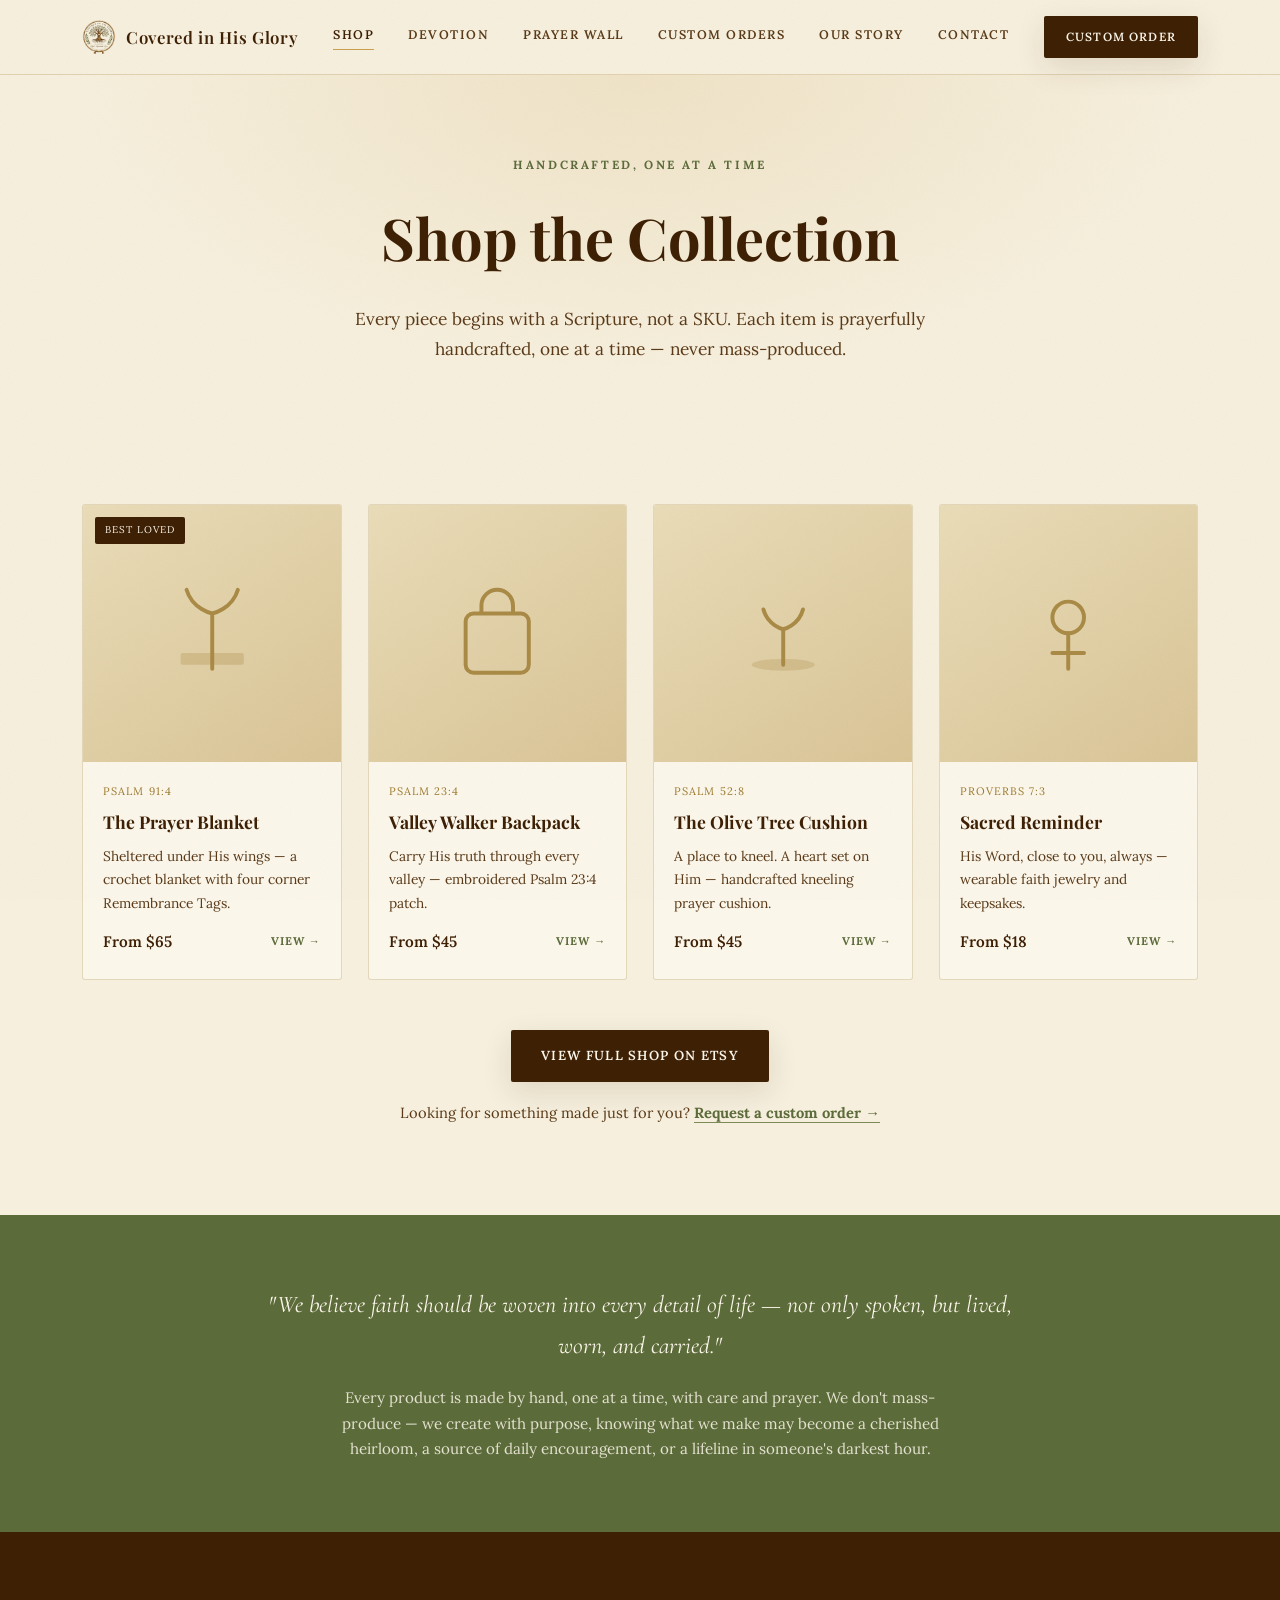
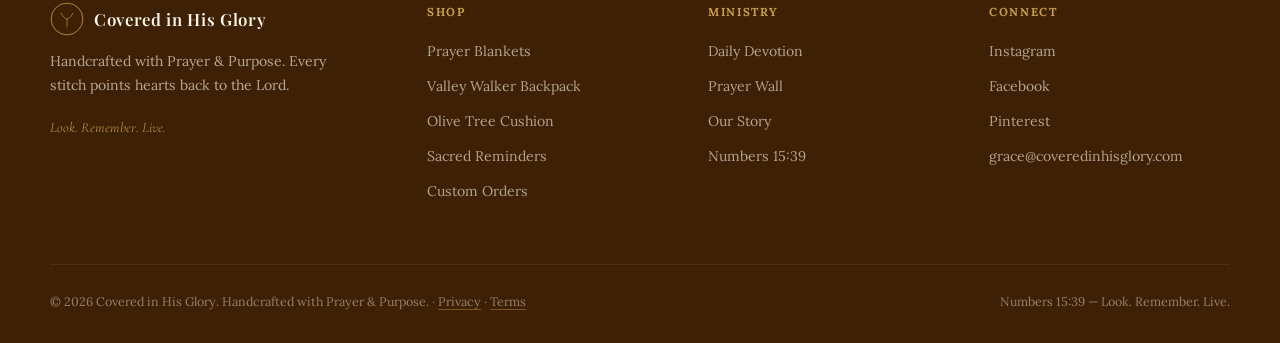
<file: shop.html>
<!DOCTYPE html>
<html lang="en">
<head>
<meta charset="UTF-8">
<meta name="viewport" content="width=device-width, initial-scale=1.0">
<title>Covered in His Glory — Shop — Faith-Based Handmade Gifts</title>
<meta name="description" content="Handcrafted prayer blankets, faith backpacks, kneeling cushions, and wearable Scripture. Every piece begins with a Scripture, not a SKU.">
<link rel="icon" href="data:image/svg+xml,%3Csvg xmlns='http://www.w3.org/2000/svg' viewBox='0 0 60 60'%3E%3Ccircle cx='30' cy='30' r='28' fill='%23F6EFDD' stroke='%239C7A2E' stroke-width='2'/%3E%3Cpath d='M30 46V28M30 28c0 0-9-2-11-11M30 28c0 0 9-2 11-11' stroke='%235C6B3A' stroke-width='2.4' stroke-linecap='round' fill='none'/%3E%3C/svg%3E">
<link rel="preconnect" href="https://fonts.googleapis.com">
<link rel="preconnect" href="https://fonts.gstatic.com" crossorigin>
<link href="https://fonts.googleapis.com/css2?family=Playfair+Display:ital,wght@0,400;0,500;0,600;0,700;0,800;1,500;1,600&family=Lora:ital,wght@0,400;0,500;0,600;1,400&family=Cormorant+Garamond:ital,wght@0,400;0,500;0,600;1,500&display=swap" rel="stylesheet">
<link rel="stylesheet" href="css/styles.css">
</head>
<body>

<div class="texture"></div>

<header class="site">
  <div class="nav-inner">
    <a class="brandmark" href="index.html">
      <img src="assets/logo.png" class="tree-icon" alt="Covered in His Glory emblem" width="34" height="34">
      Covered in His Glory
    </a>
    <nav class="links">
      <a href="shop.html" class="active">Shop</a>
      <a href="devotion.html">Devotion</a>
      <a href="prayer.html">Prayer Wall</a>
      <a href="custom-orders.html">Custom Orders</a>
      <a href="about.html">Our Story</a>
      <a href="contact.html">Contact</a>
    </nav>
    <a href="custom-orders.html" class="nav-cta">Custom Order</a>
    <button class="menu-toggle" aria-label="Open menu" onclick="openDrawer()">
      <svg width="26" height="26" viewBox="0 0 24 24" fill="none"><path d="M4 7h16M4 12h16M4 17h16" stroke="currentColor" stroke-width="2" stroke-linecap="round"/></svg>
    </button>
  </div>
</header>

<div class="mobile-drawer" id="mobileDrawer">
  <div class="panel">
    <div class="drawer-top">
      <span class="brandmark" style="font-size:1rem;">Covered in His Glory</span>
      <button class="drawer-close" aria-label="Close menu" onclick="closeDrawer()">&times;</button>
    </div>
    <a href="shop.html" class="active">Shop</a>
    <a href="devotion.html">Devotion</a>
    <a href="prayer.html">Prayer Wall</a>
    <a href="custom-orders.html">Custom Orders</a>
    <a href="about.html">Our Story</a>
    <a href="contact.html">Contact</a>
  </div>
</div>

<!-- PAGE HERO -->
<section class="page-hero">
  <div class="eyebrow">Handcrafted, One at a Time</div>
  <h1>Shop the Collection</h1>
  <p class="lead">Every piece begins with a Scripture, not a SKU. Each item is prayerfully handcrafted, one at a time — never mass-produced.</p>
</section>

<!-- SHOP GRID -->
<section class="shop-section section" style="background:var(--cream);">
  <div class="wrap">
    <div class="shop-grid full reveal">

      <!-- TODO: replace href="#" with your real Etsy listing URLs -->
      <a class="product-card" href="#" rel="noopener">
        <div class="product-image">
          <span class="product-tag">Best Loved</span>
          <svg viewBox="0 0 60 60" fill="none" aria-hidden="true"><path d="M30 48V20M30 20c0 0-10-2-13-12M30 20c0 0 10-2 13-12" stroke="currentColor" stroke-width="2" stroke-linecap="round"/><rect x="14" y="40" width="32" height="6" rx="1" fill="currentColor" opacity="0.3"/></svg>
        </div>
        <div class="product-info">
          <div class="product-scripture">Psalm 91:4</div>
          <h4>The Prayer Blanket</h4>
          <p>Sheltered under His wings — a crochet blanket with four corner Remembrance Tags.</p>
          <div class="product-price-row">
            <span class="product-price">From $65</span>
            <span class="product-cta">View →</span>
          </div>
        </div>
      </a>

      <a class="product-card" href="#" rel="noopener">
        <div class="product-image">
          <svg viewBox="0 0 60 60" fill="none" aria-hidden="true"><rect x="14" y="20" width="32" height="30" rx="4" stroke="currentColor" stroke-width="2"/><path d="M22 20v-4a8 8 0 0116 0v4" stroke="currentColor" stroke-width="2"/></svg>
        </div>
        <div class="product-info">
          <div class="product-scripture">Psalm 23:4</div>
          <h4>Valley Walker Backpack</h4>
          <p>Carry His truth through every valley — embroidered Psalm 23:4 patch.</p>
          <div class="product-price-row">
            <span class="product-price">From $45</span>
            <span class="product-cta">View →</span>
          </div>
        </div>
      </a>

      <a class="product-card" href="#" rel="noopener">
        <div class="product-image">
          <svg viewBox="0 0 60 60" fill="none" aria-hidden="true"><path d="M30 46V28M30 28c0 0-8-2-10-10M30 28c0 0 8-2 10-10" stroke="currentColor" stroke-width="2" stroke-linecap="round"/><ellipse cx="30" cy="46" rx="16" ry="3" fill="currentColor" opacity="0.25"/></svg>
        </div>
        <div class="product-info">
          <div class="product-scripture">Psalm 52:8</div>
          <h4>The Olive Tree Cushion</h4>
          <p>A place to kneel. A heart set on Him — handcrafted kneeling prayer cushion.</p>
          <div class="product-price-row">
            <span class="product-price">From $45</span>
            <span class="product-cta">View →</span>
          </div>
        </div>
      </a>

      <a class="product-card" href="#" rel="noopener">
        <div class="product-image">
          <svg viewBox="0 0 60 60" fill="none" aria-hidden="true"><circle cx="30" cy="22" r="8" stroke="currentColor" stroke-width="2"/><path d="M30 30v18M22 40h16" stroke="currentColor" stroke-width="2" stroke-linecap="round"/></svg>
        </div>
        <div class="product-info">
          <div class="product-scripture">Proverbs 7:3</div>
          <h4>Sacred Reminder</h4>
          <p>His Word, close to you, always — wearable faith jewelry and keepsakes.</p>
          <div class="product-price-row">
            <span class="product-price">From $18</span>
            <span class="product-cta">View →</span>
          </div>
        </div>
      </a>

    </div>

    <div class="shop-all-wrap reveal">
      <!-- TODO: replace href="#" with your Etsy shop URL -->
      <a href="#" class="btn btn-primary" rel="noopener">View Full Shop on Etsy</a>
      <p style="margin-top:18px; color:var(--brown-soft); font-size:0.92rem;">Looking for something made just for you? <a href="custom-orders.html" style="color:var(--olive); font-weight:700; border-bottom:1px solid var(--olive-soft);">Request a custom order →</a></p>
    </div>
  </div>
</section>

<!-- MISSION STRIP -->
<section class="mission-strip">
  <p class="lead reveal">"We believe faith should be woven into every detail of life — not only spoken, but lived, worn, and carried."</p>
  <p class="sub reveal">Every product is made by hand, one at a time, with care and prayer. We don't mass-produce — we create with purpose, knowing what we make may become a cherished heirloom, a source of daily encouragement, or a lifeline in someone's darkest hour.</p>
</section>

<footer class="site">
  <div class="footer-grid">
    <div class="footer-brand">
      <div class="brandmark">
        <svg class="tree-icon" viewBox="0 0 60 60" fill="none" aria-hidden="true">
          <circle cx="30" cy="30" r="28" stroke="#C9A04E" stroke-width="1.4"/>
          <path d="M30 44V30M30 30C30 30 22 28 20 20M30 30C30 30 38 28 40 20" stroke="#9C7A2E" stroke-width="1.6" stroke-linecap="round"/>
        </svg>
        Covered in His Glory
      </div>
      <p>Handcrafted with Prayer &amp; Purpose. Every stitch points hearts back to the Lord.</p>
      <p class="footer-tagline">Look. Remember. Live.</p>
    </div>
    <div class="footer-col">
      <h5>Shop</h5>
      <a href="shop.html">Prayer Blankets</a>
      <a href="shop.html">Valley Walker Backpack</a>
      <a href="shop.html">Olive Tree Cushion</a>
      <a href="shop.html">Sacred Reminders</a>
      <a href="custom-orders.html">Custom Orders</a>
    </div>
    <div class="footer-col">
      <h5>Ministry</h5>
      <a href="devotion.html">Daily Devotion</a>
      <a href="prayer.html">Prayer Wall</a>
      <a href="about.html">Our Story</a>
      <a href="about.html">Numbers 15:39</a>
    </div>
    <div class="footer-col">
      <h5>Connect</h5>
      <a href="https://instagram.com/CoveredInHisGlory" target="_blank" rel="noopener">Instagram</a>
      <a href="https://facebook.com/LookRememberLive" target="_blank" rel="noopener">Facebook</a>
      <a href="contact.html">Pinterest</a>
      <a href="mailto:grace@coveredinhisglory.com">grace@coveredinhisglory.com</a>
    </div>
  </div>
  <div class="footer-bottom">
    <span>© 2026 Covered in His Glory. Handcrafted with Prayer &amp; Purpose. · <a href="privacy.html" style="border-bottom:1px solid var(--gold);">Privacy</a> · <a href="terms.html" style="border-bottom:1px solid var(--gold);">Terms</a></span>
    <span>Numbers 15:39 — Look. Remember. Live.</span>
  </div>
</footer>

<div class="toast" id="toast"></div>

<script src="js/main.js"></script>
</body>
</html>
</file>
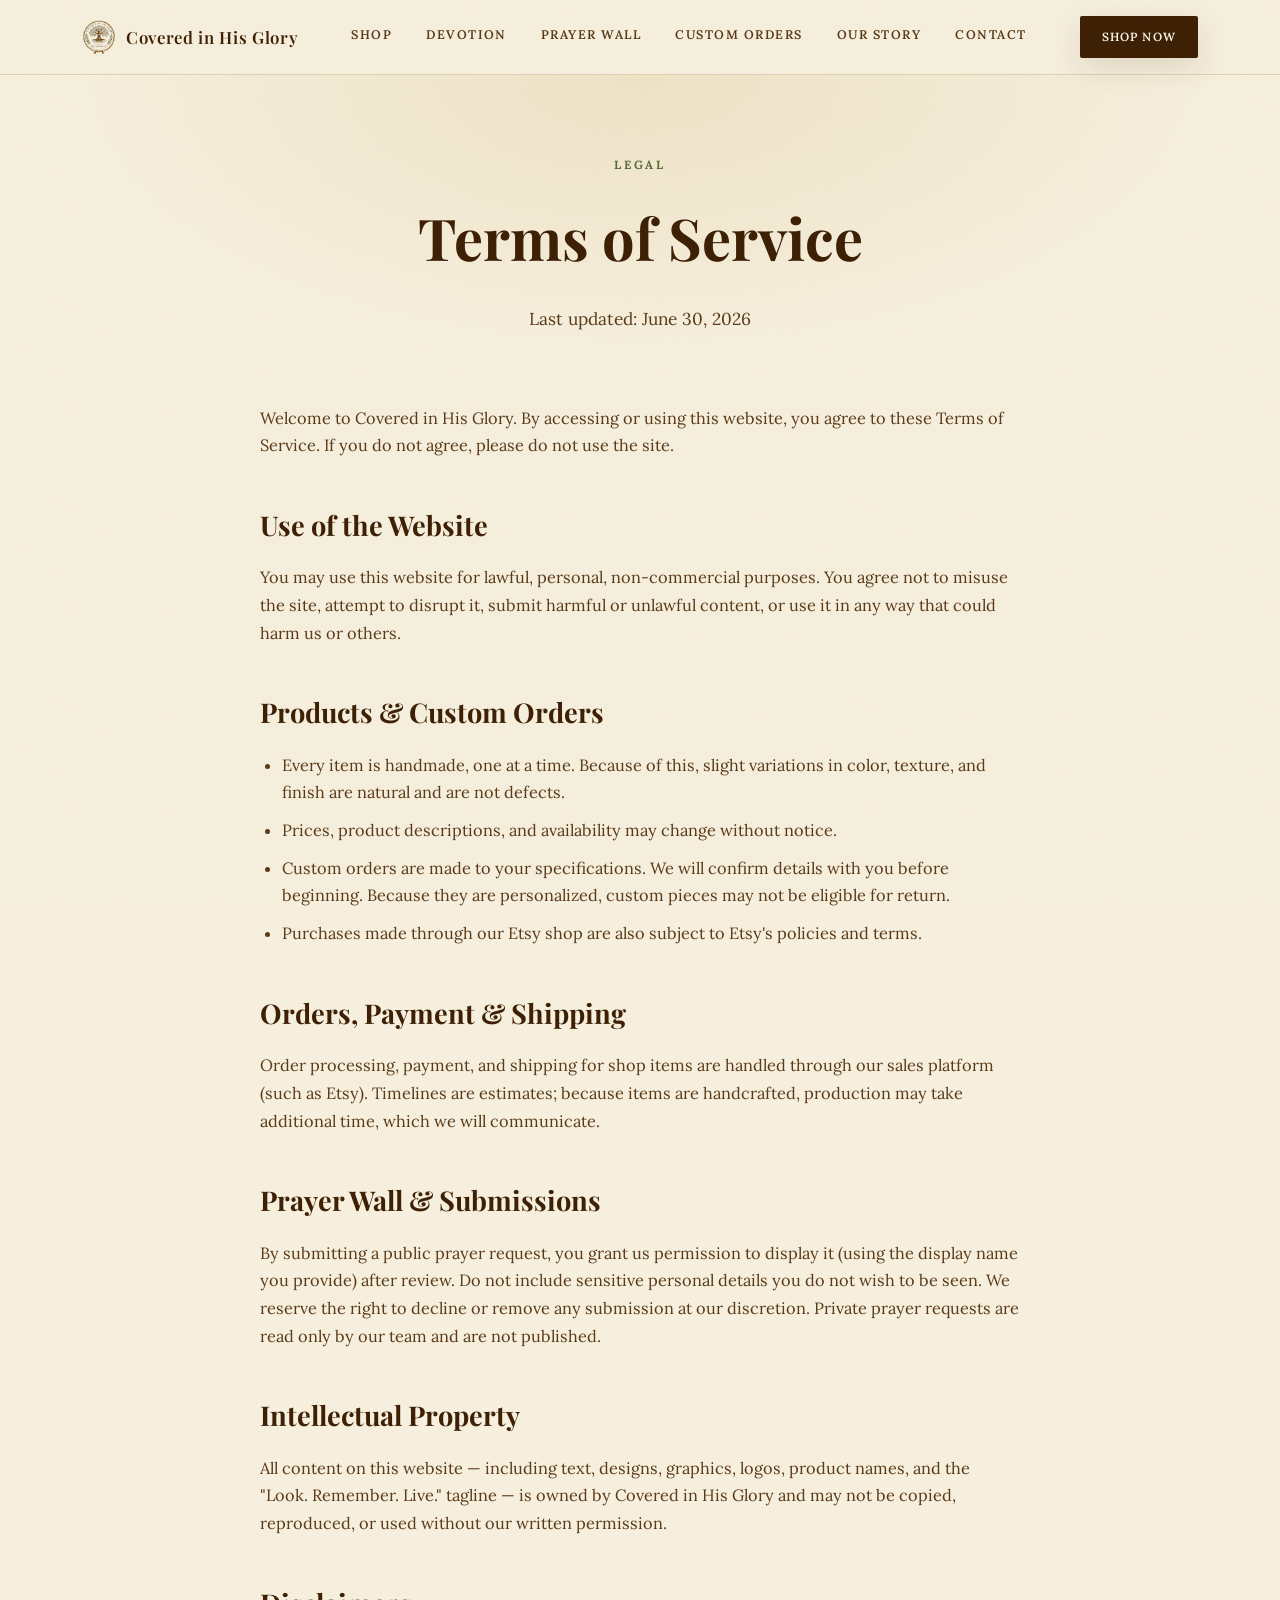
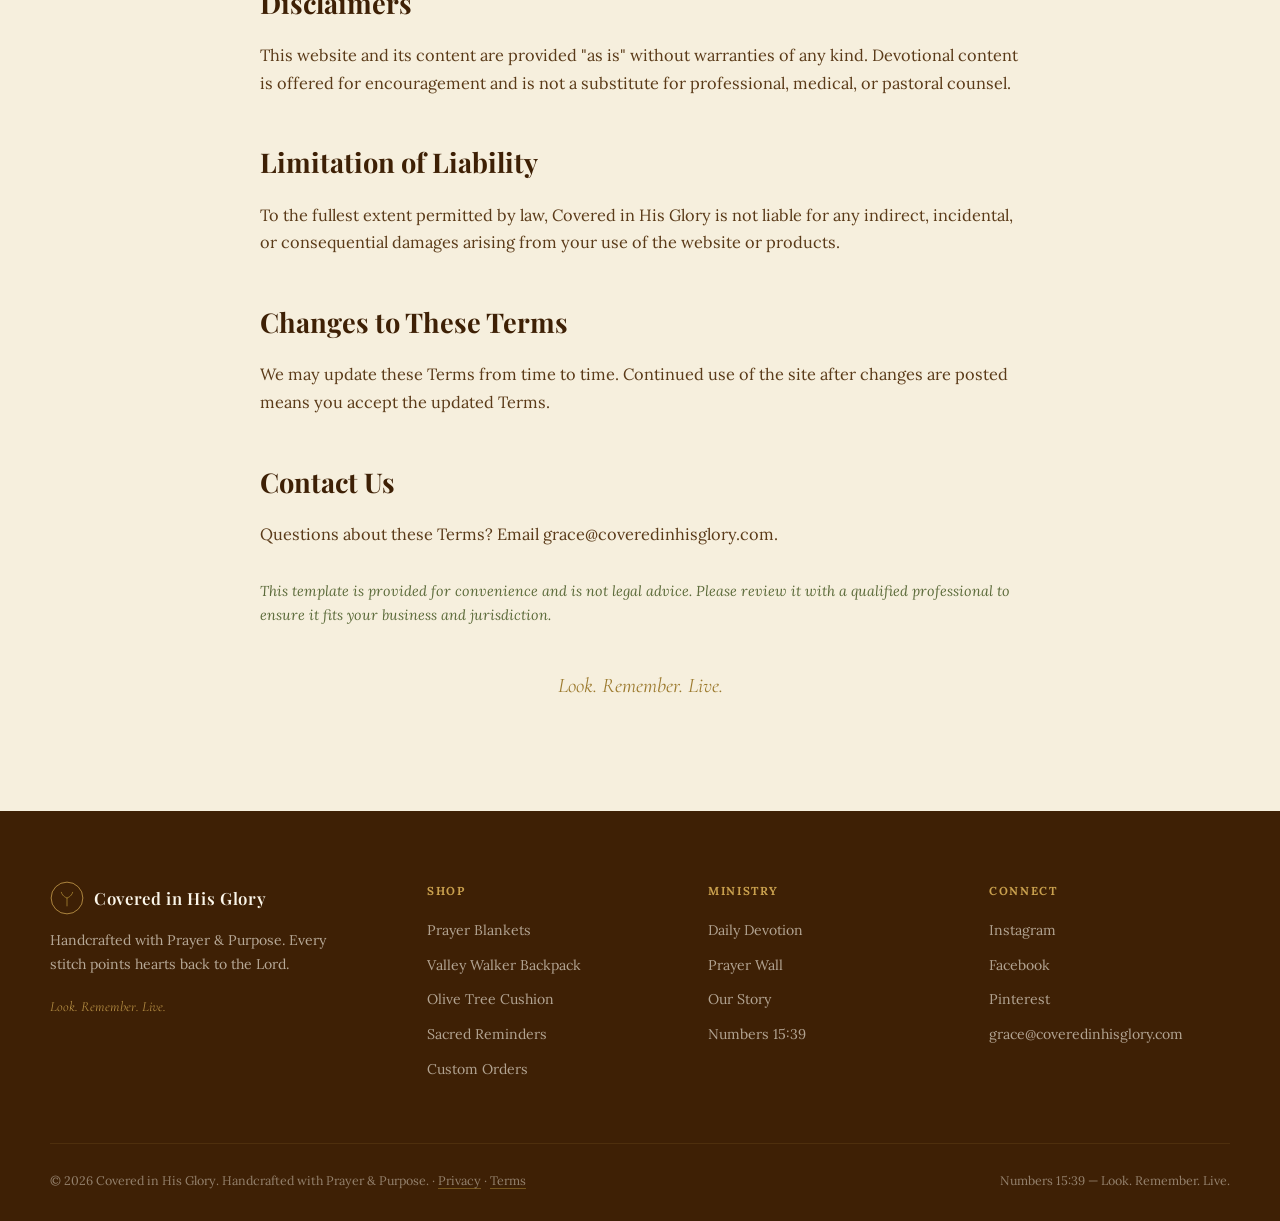
<file: terms.html>
<!DOCTYPE html>
<html lang="en">
<head>
<meta charset="UTF-8">
<meta name="viewport" content="width=device-width, initial-scale=1.0">
<title>Covered in His Glory — Terms of Service</title>
<meta name="description" content="Terms of Service for Covered in His Glory — the terms that govern your use of our website and purchases.">
<meta name="robots" content="noindex">
<link rel="icon" href="data:image/svg+xml,%3Csvg xmlns='http://www.w3.org/2000/svg' viewBox='0 0 60 60'%3E%3Ccircle cx='30' cy='30' r='28' fill='%23F6EFDD' stroke='%239C7A2E' stroke-width='2'/%3E%3Cpath d='M30 46V28M30 28c0 0-9-2-11-11M30 28c0 0 9-2 11-11' stroke='%235C6B3A' stroke-width='2.4' stroke-linecap='round' fill='none'/%3E%3C/svg%3E">
<link rel="preconnect" href="https://fonts.googleapis.com">
<link rel="preconnect" href="https://fonts.gstatic.com" crossorigin>
<link href="https://fonts.googleapis.com/css2?family=Playfair+Display:ital,wght@0,400;0,500;0,600;0,700;0,800;1,500;1,600&family=Lora:ital,wght@0,400;0,500;0,600;1,400&family=Cormorant+Garamond:ital,wght@0,400;0,500;0,600;1,500&display=swap" rel="stylesheet">
<link rel="stylesheet" href="css/styles.css">
</head>
<body>

<div class="texture"></div>

<header class="site">
  <div class="nav-inner">
    <a class="brandmark" href="index.html">
      <img src="assets/logo.png" class="tree-icon" alt="Covered in His Glory emblem" width="34" height="34">
      Covered in His Glory
    </a>
    <nav class="links">
      <a href="shop.html">Shop</a>
      <a href="devotion.html">Devotion</a>
      <a href="prayer.html">Prayer Wall</a>
      <a href="custom-orders.html">Custom Orders</a>
      <a href="about.html">Our Story</a>
      <a href="contact.html">Contact</a>
    </nav>
    <a href="shop.html" class="nav-cta">Shop Now</a>
    <button class="menu-toggle" aria-label="Open menu" onclick="openDrawer()">
      <svg width="26" height="26" viewBox="0 0 24 24" fill="none"><path d="M4 7h16M4 12h16M4 17h16" stroke="currentColor" stroke-width="2" stroke-linecap="round"/></svg>
    </button>
  </div>
</header>

<div class="mobile-drawer" id="mobileDrawer">
  <div class="panel">
    <div class="drawer-top">
      <span class="brandmark" style="font-size:1rem;">Covered in His Glory</span>
      <button class="drawer-close" aria-label="Close menu" onclick="closeDrawer()">&times;</button>
    </div>
    <a href="shop.html">Shop</a>
    <a href="devotion.html">Devotion</a>
    <a href="prayer.html">Prayer Wall</a>
    <a href="custom-orders.html">Custom Orders</a>
    <a href="about.html">Our Story</a>
    <a href="contact.html">Contact</a>
  </div>
</div>

<section class="page-hero">
  <div class="eyebrow">Legal</div>
  <h1>Terms of Service</h1>
  <p class="lead">Last updated: June 30, 2026</p>
</section>

<section class="section" style="padding-top:20px;">
  <div class="prose reveal">
    <p>Welcome to Covered in His Glory. By accessing or using this website, you agree to these Terms of Service. If you do not agree, please do not use the site.</p>

    <h2>Use of the Website</h2>
    <p>You may use this website for lawful, personal, non-commercial purposes. You agree not to misuse the site, attempt to disrupt it, submit harmful or unlawful content, or use it in any way that could harm us or others.</p>

    <h2>Products &amp; Custom Orders</h2>
    <ul>
      <li>Every item is handmade, one at a time. Because of this, slight variations in color, texture, and finish are natural and are not defects.</li>
      <li>Prices, product descriptions, and availability may change without notice.</li>
      <li>Custom orders are made to your specifications. We will confirm details with you before beginning. Because they are personalized, custom pieces may not be eligible for return.</li>
      <li>Purchases made through our Etsy shop are also subject to Etsy's policies and terms.</li>
    </ul>

    <h2>Orders, Payment &amp; Shipping</h2>
    <p>Order processing, payment, and shipping for shop items are handled through our sales platform (such as Etsy). Timelines are estimates; because items are handcrafted, production may take additional time, which we will communicate.</p>

    <h2>Prayer Wall &amp; Submissions</h2>
    <p>By submitting a public prayer request, you grant us permission to display it (using the display name you provide) after review. Do not include sensitive personal details you do not wish to be seen. We reserve the right to decline or remove any submission at our discretion. Private prayer requests are read only by our team and are not published.</p>

    <h2>Intellectual Property</h2>
    <p>All content on this website — including text, designs, graphics, logos, product names, and the "Look. Remember. Live." tagline — is owned by Covered in His Glory and may not be copied, reproduced, or used without our written permission.</p>

    <h2>Disclaimers</h2>
    <p>This website and its content are provided "as is" without warranties of any kind. Devotional content is offered for encouragement and is not a substitute for professional, medical, or pastoral counsel.</p>

    <h2>Limitation of Liability</h2>
    <p>To the fullest extent permitted by law, Covered in His Glory is not liable for any indirect, incidental, or consequential damages arising from your use of the website or products.</p>

    <h2>Changes to These Terms</h2>
    <p>We may update these Terms from time to time. Continued use of the site after changes are posted means you accept the updated Terms.</p>

    <h2>Contact Us</h2>
    <p>Questions about these Terms? Email <a href="mailto:grace@coveredinhisglory.com">grace@coveredinhisglory.com</a>.</p>

    <p style="margin-top:30px; font-size:0.9rem; color:var(--olive);"><em>This template is provided for convenience and is not legal advice. Please review it with a qualified professional to ensure it fits your business and jurisdiction.</em></p>

    <p class="script-close">Look. Remember. Live.</p>
  </div>
</section>

<footer class="site">
  <div class="footer-grid">
    <div class="footer-brand">
      <div class="brandmark">
        <svg class="tree-icon" viewBox="0 0 60 60" fill="none" aria-hidden="true">
          <circle cx="30" cy="30" r="28" stroke="#C9A04E" stroke-width="1.4"/>
          <path d="M30 44V30M30 30C30 30 22 28 20 20M30 30C30 30 38 28 40 20" stroke="#9C7A2E" stroke-width="1.6" stroke-linecap="round"/>
        </svg>
        Covered in His Glory
      </div>
      <p>Handcrafted with Prayer &amp; Purpose. Every stitch points hearts back to the Lord.</p>
      <p class="footer-tagline">Look. Remember. Live.</p>
    </div>
    <div class="footer-col">
      <h5>Shop</h5>
      <a href="shop.html">Prayer Blankets</a>
      <a href="shop.html">Valley Walker Backpack</a>
      <a href="shop.html">Olive Tree Cushion</a>
      <a href="shop.html">Sacred Reminders</a>
      <a href="custom-orders.html">Custom Orders</a>
    </div>
    <div class="footer-col">
      <h5>Ministry</h5>
      <a href="devotion.html">Daily Devotion</a>
      <a href="prayer.html">Prayer Wall</a>
      <a href="about.html">Our Story</a>
      <a href="about.html">Numbers 15:39</a>
    </div>
    <div class="footer-col">
      <h5>Connect</h5>
      <a href="https://instagram.com/CoveredInHisGlory" target="_blank" rel="noopener">Instagram</a>
      <a href="https://facebook.com/LookRememberLive" target="_blank" rel="noopener">Facebook</a>
      <a href="contact.html">Pinterest</a>
      <a href="mailto:grace@coveredinhisglory.com">grace@coveredinhisglory.com</a>
    </div>
  </div>
  <div class="footer-bottom">
    <span>© 2026 Covered in His Glory. Handcrafted with Prayer &amp; Purpose. · <a href="privacy.html" style="border-bottom:1px solid var(--gold);">Privacy</a> · <a href="terms.html" style="border-bottom:1px solid var(--gold);">Terms</a></span>
    <span>Numbers 15:39 — Look. Remember. Live.</span>
  </div>
</footer>

<div class="toast" id="toast"></div>

<script src="js/main.js"></script>
</body>
</html>
</file>
<file: css/styles.css>
:root{
  --cream:#F6EFDD;
  --cream-2:#EFE3C4;
  --parchment:#F1E6C8;
  --brown:#3E2005;
  --brown-soft:#5A3A18;
  --gold:#9C7A2E;
  --gold-bright:#C9A04E;
  --olive:#5C6B3A;
  --olive-soft:#7C8A56;
  --kraft:#B98948;
  --ivory:#FBF6EA;
  --shadow: 0 10px 30px rgba(62,32,5,0.12);
  --serif-display: 'Playfair Display', serif;
  --serif-script: 'Cormorant Garamond', serif;
  --serif-body: 'Lora', serif;
}

*{margin:0;padding:0;box-sizing:border-box;}
html{scroll-behavior:smooth;}
body{
  background:var(--cream);
  color:var(--brown);
  font-family:var(--serif-body);
  overflow-x:hidden;
  line-height:1.7;
}

::selection{background:var(--gold-bright); color:var(--ivory);}

a{color:inherit; text-decoration:none;}

img{max-width:100%; display:block;}

.wrap{
  max-width:1180px;
  margin:0 auto;
  padding:0 32px;
}

/* Texture overlay */
.texture{
  position:fixed; inset:0; pointer-events:none; z-index:9999;
  opacity:0.035; mix-blend-mode:multiply;
  background-image:url("data:image/svg+xml,%3Csvg xmlns='http://www.w3.org/2000/svg' width='100' height='100'%3E%3Cfilter id='n'%3E%3CfeTurbulence baseFrequency='0.9' numOctaves='3' stitchTiles='stitch' type='fractalNoise'/%3E%3C/filter%3E%3Crect width='100%25' height='100%25' filter='url(%23n)'/%3E%3C/svg%3E");
}

/* ===== Rope Divider ===== */
.rope-divider{
  display:flex; align-items:center; justify-content:center; gap:14px;
  padding:38px 0;
}
.rope-divider .line{
  height:2px; width:90px;
  background:linear-gradient(90deg, transparent, var(--gold), transparent);
}
.rope-divider .mark{
  width:9px; height:9px; transform:rotate(45deg);
  background:var(--gold-bright);
  box-shadow:0 0 8px rgba(201,160,78,0.5);
}

/* ===== Top Nav ===== */
header.site{
  position:sticky; top:0; z-index:500;
  background:rgba(246,239,221,0.92);
  backdrop-filter:blur(8px);
  border-bottom:1px solid rgba(156,122,46,0.25);
}
.nav-inner{
  display:flex; align-items:center; justify-content:space-between;
  padding:16px 32px;
  max-width:1180px; margin:0 auto;
}
.brandmark{
  display:flex; align-items:center; gap:10px;
  font-family:var(--serif-display);
  font-size:1.05rem; letter-spacing:0.04em;
  color:var(--brown); font-weight:600;
}
.brandmark .tree-icon{width:34px; height:34px; object-fit:contain; display:block;}
nav.links{display:flex; gap:34px; align-items:center;}
nav.links a{
  font-size:0.78rem; letter-spacing:0.12em; text-transform:uppercase;
  color:var(--brown-soft); font-weight:600;
  position:relative; padding-bottom:4px;
  transition:color .25s ease;
}
nav.links a::after{
  content:''; position:absolute; left:0; bottom:0; width:0; height:1px;
  background:var(--gold-bright); transition:width .3s ease;
}
nav.links a:hover{color:var(--brown);}
nav.links a:hover::after{width:100%;}
nav.links a.active{color:var(--brown);}
nav.links a.active::after{width:100%;}
.nav-cta{
  font-size:0.74rem; letter-spacing:0.1em; text-transform:uppercase;
  background:var(--brown); color:var(--ivory)!important;
  padding:11px 22px; border-radius:2px; font-weight:600;
  box-shadow:var(--shadow);
  transition:transform .2s ease, background .2s ease;
}
.nav-cta:hover{background:var(--olive); transform:translateY(-1px);}
.menu-toggle{display:none; background:none; border:none; cursor:pointer; color:var(--brown);}

/* Mobile drawer */
.mobile-drawer{
  position:fixed; inset:0; z-index:600;
  background:rgba(62,32,5,0.5);
  opacity:0; pointer-events:none;
  transition:opacity .3s ease;
}
.mobile-drawer.open{opacity:1; pointer-events:auto;}
.mobile-drawer .panel{
  position:absolute; top:0; right:0; height:100%; width:min(320px, 82vw);
  background:var(--cream);
  border-left:1px solid rgba(156,122,46,0.3);
  box-shadow:-10px 0 30px rgba(62,32,5,0.18);
  padding:26px 28px;
  transform:translateX(100%);
  transition:transform .3s ease;
  display:flex; flex-direction:column; gap:6px;
}
.mobile-drawer.open .panel{transform:translateX(0);}
.mobile-drawer .drawer-top{
  display:flex; justify-content:space-between; align-items:center;
  margin-bottom:18px;
}
.mobile-drawer .drawer-close{
  background:none; border:none; cursor:pointer; color:var(--brown);
  font-size:1.6rem; line-height:1;
}
.mobile-drawer .panel a{
  font-size:0.86rem; letter-spacing:0.1em; text-transform:uppercase;
  color:var(--brown-soft); font-weight:600;
  padding:14px 0; border-bottom:1px solid rgba(156,122,46,0.18);
}
.mobile-drawer .panel a:last-child{border-bottom:none;}
.mobile-drawer .panel a.active{color:var(--brown);}

@media (max-width:880px){
  nav.links{display:none;}
  .menu-toggle{display:block;}
}

/* ===== HERO ===== */
.hero{
  position:relative;
  padding:90px 32px 32px;
  text-align:center;
  overflow:hidden;
  background:
    radial-gradient(ellipse at 50% 0%, rgba(201,160,78,0.18), transparent 60%),
    var(--cream);
}
.hero-eyebrow{
  font-family:var(--serif-script);
  font-style:italic;
  font-size:1.05rem;
  color:var(--olive);
  letter-spacing:0.04em;
  margin-bottom:18px;
}
.hero h1{
  font-family:var(--serif-display);
  font-weight:700;
  font-size:clamp(2.6rem, 6vw, 4.6rem);
  line-height:1.05;
  color:var(--brown);
  max-width:920px;
  margin:0 auto 22px;
}
.hero h1 .accent{
  font-style:italic; font-weight:600; color:var(--gold);
  position:relative;
}
.hero-sub{
  max-width:560px; margin:0 auto 36px;
  color:var(--brown-soft);
  font-size:1.08rem;
}
.hero-scripture{
  font-family:var(--serif-script); font-style:italic;
  font-size:1.15rem; color:var(--brown-soft);
  max-width:600px; margin:0 auto 8px;
}
.hero-ref{
  font-size:0.78rem; letter-spacing:0.15em; text-transform:uppercase;
  color:var(--gold); margin-bottom:46px;
}

.hero-ctas{
  display:flex; gap:18px; justify-content:center; flex-wrap:wrap;
  margin-bottom:28px;
}
.btn{
  display:inline-flex; align-items:center; gap:8px;
  padding:15px 30px;
  font-size:0.82rem; letter-spacing:0.1em; text-transform:uppercase; font-weight:600;
  border-radius:2px;
  transition:transform .25s ease, box-shadow .25s ease;
}
.btn-primary{
  background:var(--brown); color:var(--ivory);
  box-shadow:var(--shadow);
}
.btn-primary:hover{transform:translateY(-2px); box-shadow:0 14px 34px rgba(62,32,5,0.22);}
.btn-secondary{
  background:transparent; color:var(--brown);
  border:1.5px solid var(--gold);
}
.btn-secondary:hover{background:rgba(156,122,46,0.1); transform:translateY(-2px);}

/* Tree of Life Signature SVG */
.tree-stage{
  position:relative;
  max-width:520px; margin:0 auto;
}
.tree-stage svg{width:100%; height:auto; display:block;}
.tree-stage .hero-logo{
  width:100%; max-width:520px; height:auto; margin:0 auto; display:block;
  filter:drop-shadow(0 12px 30px rgba(62,32,5,0.18));
  animation:logoFade 1.2s ease both;
}
@keyframes logoFade{ from{opacity:0; transform:translateY(14px) scale(.97);} to{opacity:1; transform:translateY(0) scale(1);} }
@media (prefers-reduced-motion: reduce){ .tree-stage .hero-logo{ animation:none; } }
.tree-glow{filter:drop-shadow(0 0 18px rgba(201,160,78,0.55));}

.roots-grow path{
  stroke-dasharray:340;
  stroke-dashoffset:340;
  animation:growRoot 2.6s ease forwards;
}
@keyframes growRoot{ to{ stroke-dashoffset:0; } }
.leaf-pop{
  opacity:0; transform:scale(0.4);
  animation:popLeaf .6s ease forwards;
}
@keyframes popLeaf{ to{opacity:1; transform:scale(1);} }

@media (prefers-reduced-motion: reduce){
  .roots-grow path, .leaf-pop{ animation:none !important; opacity:1; stroke-dashoffset:0; transform:scale(1); }
}

/* ===== SECTION LABELS ===== */
.section{padding:90px 32px;}
.section.tight{padding:60px 32px;}
.section-head{text-align:center; max-width:680px; margin:0 auto 56px;}
.eyebrow{
  font-size:0.74rem; letter-spacing:0.22em; text-transform:uppercase;
  color:var(--olive); font-weight:700; margin-bottom:14px;
}
.section-head h2{
  font-family:var(--serif-display); font-weight:700;
  font-size:clamp(2rem,4vw,2.7rem);
  color:var(--brown); margin-bottom:16px;
}
.section-head p{color:var(--brown-soft); font-size:1.02rem;}

/* ===== PAGE HERO (interior pages) ===== */
.page-hero{
  padding:80px 32px 50px;
  text-align:center;
  background:
    radial-gradient(ellipse at 50% 0%, rgba(201,160,78,0.16), transparent 62%),
    var(--cream);
}
.page-hero .eyebrow{color:var(--olive);}
.page-hero h1{
  font-family:var(--serif-display); font-weight:700;
  font-size:clamp(2.3rem,5vw,3.6rem);
  color:var(--brown); max-width:820px; margin:0 auto 18px;
}
.page-hero p.lead{
  max-width:600px; margin:0 auto;
  color:var(--brown-soft); font-size:1.08rem;
}
.page-hero p.script-lead{
  font-family:var(--serif-script); font-style:italic;
  font-size:1.2rem; color:var(--brown-soft);
  max-width:620px; margin:14px auto 0;
}

/* ===== ROOT MAP (signature element) — 3 ministry pillars connected to one root system ===== */
.roots-section{
  background:var(--parchment);
  position:relative;
}
.pillars{
  display:grid; grid-template-columns:repeat(3,1fr); gap:36px;
  max-width:1100px; margin:0 auto;
  position:relative;
}
.pillar{
  background:var(--ivory);
  border:1px solid rgba(156,122,46,0.3);
  border-radius:3px;
  padding:40px 30px 34px;
  text-align:center;
  position:relative;
  box-shadow:0 8px 24px rgba(62,32,5,0.06);
  transition:transform .3s ease, box-shadow .3s ease;
}
.pillar:hover{transform:translateY(-6px); box-shadow:0 18px 34px rgba(62,32,5,0.12);}
.pillar .icon{width:52px; height:52px; margin:0 auto 20px; color:var(--gold);}
.pillar h3{
  font-family:var(--serif-display); font-size:1.4rem; color:var(--brown); margin-bottom:12px;
}
.pillar p{color:var(--brown-soft); font-size:0.95rem; margin-bottom:22px;}
.pillar a.pillar-link{
  font-size:0.76rem; letter-spacing:0.1em; text-transform:uppercase;
  color:var(--olive); font-weight:700; border-bottom:1px solid var(--olive-soft);
  padding-bottom:3px;
}
.pillar a.pillar-link:hover{color:var(--brown);}

.root-connector{
  text-align:center; margin-top:8px;
}
.root-connector svg{width:100%; max-width:700px; height:60px;}

@media (max-width:880px){
  .pillars{grid-template-columns:1fr; gap:26px;}
}

/* ===== DAILY DEVOTION CARD ===== */
.devotion-section{
  background:var(--cream);
}
.devotion-card{
  max-width:760px; margin:0 auto;
  background:var(--ivory);
  border:1px solid rgba(156,122,46,0.35);
  border-radius:4px;
  padding:54px 56px;
  position:relative;
  box-shadow:var(--shadow);
}
.devotion-card::before, .devotion-card::after{
  content:'\276E'; position:absolute; font-size:1.6rem; color:var(--gold);
  opacity:0.6;
}
.devotion-card::before{content:'\2767'; top:22px; left:26px;}
.devotion-card::after{content:'\2767'; bottom:22px; right:26px; transform:rotate(180deg);}
.devotion-date{
  text-align:center; font-size:0.74rem; letter-spacing:0.18em; text-transform:uppercase;
  color:var(--gold); margin-bottom:20px;
}
.devotion-verse{
  font-family:var(--serif-script); font-style:italic; font-size:1.3rem;
  text-align:center; color:var(--brown); max-width:560px; margin:0 auto 10px;
}
.devotion-ref{
  text-align:center; font-size:0.78rem; letter-spacing:0.12em; text-transform:uppercase;
  color:var(--olive); margin-bottom:30px;
}
.devotion-body{
  color:var(--brown-soft); font-size:1.02rem; text-align:left;
  max-width:600px; margin:0 auto;
}
.devotion-body p{margin-bottom:16px;}
.devotion-close{
  text-align:center; margin-top:28px;
  font-family:var(--serif-script); font-style:italic; font-size:1.1rem;
  color:var(--gold);
}
.devotion-archive{
  text-align:center; margin-top:30px;
}
.devotion-archive a{
  font-size:0.78rem; letter-spacing:0.1em; text-transform:uppercase;
  color:var(--brown-soft); border-bottom:1px solid var(--gold);
  padding-bottom:3px;
}

/* ===== DEVOTION ARCHIVE LIST ===== */
.archive-list{
  max-width:760px; margin:0 auto;
  display:flex; flex-direction:column; gap:0;
}
.archive-item{
  display:block;
  padding:26px 4px;
  border-bottom:1px solid rgba(156,122,46,0.25);
  transition:background .2s ease, padding-left .2s ease;
}
.archive-item:hover{background:rgba(156,122,46,0.05); padding-left:14px;}
.archive-item .a-date{
  font-size:0.72rem; letter-spacing:0.14em; text-transform:uppercase;
  color:var(--gold); margin-bottom:8px;
}
.archive-item .a-verse{
  font-family:var(--serif-script); font-style:italic; font-size:1.15rem;
  color:var(--brown); margin-bottom:6px;
}
.archive-item .a-more{
  font-size:0.74rem; letter-spacing:0.1em; text-transform:uppercase;
  color:var(--olive); font-weight:700;
}

/* ===== SHOP PREVIEW / GRID ===== */
.shop-section{background:var(--parchment);}
.shop-grid{
  display:grid; grid-template-columns:repeat(4,1fr); gap:26px;
  max-width:1180px; margin:0 auto 50px;
}
.shop-grid.full{grid-template-columns:repeat(4,1fr);}
.product-card{
  background:var(--ivory);
  border:1px solid rgba(156,122,46,0.25);
  border-radius:3px;
  overflow:hidden;
  transition:transform .3s ease, box-shadow .3s ease;
}
.product-card:hover{transform:translateY(-5px); box-shadow:0 16px 30px rgba(62,32,5,0.12);}
.product-image{
  aspect-ratio:1/1;
  background:linear-gradient(145deg, #E9DCB8, #D9C496);
  display:flex; align-items:center; justify-content:center;
  color:var(--gold);
  position:relative;
  overflow:hidden;
}
.product-image svg{width:46%; height:46%; opacity:0.8;}
.product-tag{
  position:absolute; top:12px; left:12px;
  background:var(--brown); color:var(--ivory);
  font-size:0.62rem; letter-spacing:0.1em; text-transform:uppercase;
  padding:5px 10px; border-radius:2px;
}
.product-info{padding:20px 20px 24px;}
.product-scripture{
  font-size:0.68rem; letter-spacing:0.1em; text-transform:uppercase;
  color:var(--gold); margin-bottom:6px;
}
.product-info h4{
  font-family:var(--serif-display); font-size:1.1rem; color:var(--brown); margin-bottom:8px;
}
.product-info p{font-size:0.86rem; color:var(--brown-soft); margin-bottom:14px;}
.product-price-row{display:flex; align-items:center; justify-content:space-between;}
.product-price{font-weight:600; color:var(--brown); font-size:0.95rem;}
.product-cta{
  font-size:0.7rem; letter-spacing:0.08em; text-transform:uppercase;
  color:var(--olive); font-weight:700;
}
@media (max-width:980px){.shop-grid, .shop-grid.full{grid-template-columns:repeat(2,1fr);}}
@media (max-width:560px){.shop-grid, .shop-grid.full{grid-template-columns:1fr;}}

.shop-all-wrap{text-align:center;}

/* ===== PRAYER WALL ===== */
.prayer-section{
  background:var(--brown);
  color:var(--ivory);
  position:relative;
}
.prayer-section .eyebrow{color:var(--gold-bright);}
.prayer-section .section-head h2{color:var(--ivory);}
.prayer-section .section-head p{color:rgba(251,246,234,0.78);}

.prayer-tabs{
  display:flex; justify-content:center; gap:14px; margin-bottom:46px;
}
.prayer-tab{
  padding:11px 26px; font-size:0.78rem; letter-spacing:0.1em; text-transform:uppercase;
  border:1px solid rgba(201,160,78,0.45); border-radius:30px;
  color:rgba(251,246,234,0.8); cursor:pointer;
  transition:all .25s ease;
}
.prayer-tab.active{background:var(--gold-bright); color:var(--brown); border-color:var(--gold-bright); font-weight:700;}

.prayer-panel{max-width:680px; margin:0 auto;}

.prayer-form{
  background:rgba(251,246,234,0.06);
  border:1px solid rgba(201,160,78,0.3);
  border-radius:4px;
  padding:40px;
}
.form-row{margin-bottom:20px;}
.form-row label{
  display:block; font-size:0.74rem; letter-spacing:0.1em; text-transform:uppercase;
  color:var(--gold-bright); margin-bottom:8px;
}
.form-row input, .form-row textarea, .form-row select{
  width:100%; padding:13px 16px;
  background:rgba(251,246,234,0.95);
  border:1px solid rgba(201,160,78,0.4);
  border-radius:2px;
  color:var(--brown);
  font-family:var(--serif-body);
  font-size:0.95rem;
}
.form-row input:focus, .form-row textarea:focus, .form-row select:focus{
  outline:2px solid var(--gold-bright); outline-offset:1px;
}
.form-row textarea{resize:vertical; min-height:110px;}
.form-row.checkrow{display:flex; align-items:center; gap:10px;}
.form-row.checkrow input{width:auto;}
.form-row.checkrow label{margin:0; font-size:0.85rem; letter-spacing:0; text-transform:none; color:rgba(251,246,234,0.85);}
.form-submit{
  width:100%; padding:15px; margin-top:6px;
  background:var(--gold-bright); color:var(--brown);
  border:none; border-radius:2px;
  font-size:0.82rem; letter-spacing:0.1em; text-transform:uppercase; font-weight:700;
  cursor:pointer; transition:background .25s ease;
}
.form-submit:hover{background:#dab768;}
.form-note{
  text-align:center; font-size:0.82rem; color:rgba(251,246,234,0.6); margin-top:14px;
}
/* honeypot */
.hp-field{position:absolute; left:-9999px; top:-9999px; width:1px; height:1px; overflow:hidden;}

.wall-list{display:flex; flex-direction:column; gap:16px;}
.wall-item{
  background:rgba(251,246,234,0.06);
  border:1px solid rgba(201,160,78,0.25);
  border-radius:4px;
  padding:24px 28px;
}
.wall-item-top{
  display:flex; justify-content:space-between; align-items:baseline;
  margin-bottom:10px;
}
.wall-name{font-weight:600; color:var(--gold-bright); font-size:0.92rem;}
.wall-time{font-size:0.74rem; color:rgba(251,246,234,0.5);}
.wall-text{color:rgba(251,246,234,0.88); font-size:0.95rem; margin-bottom:14px;}
.wall-pray-btn{
  display:inline-flex; align-items:center; gap:7px;
  font-size:0.74rem; letter-spacing:0.08em; text-transform:uppercase;
  color:var(--gold-bright); cursor:pointer; font-weight:700;
  background:none; border:none; padding:0;
}
.wall-pray-btn .count{color:rgba(251,246,234,0.55); font-weight:400; letter-spacing:0;}

/* ===== CUSTOM ORDER ===== */
.custom-section{background:var(--cream);}
.custom-wrap{
  display:grid; grid-template-columns:1fr 1fr; gap:60px; align-items:center;
  max-width:1100px; margin:0 auto;
}
.custom-copy .eyebrow{margin-bottom:14px;}
.custom-copy h2{
  font-family:var(--serif-display); font-weight:700; font-size:2.3rem; color:var(--brown); margin-bottom:18px;
}
.custom-copy p{color:var(--brown-soft); margin-bottom:18px;}
.custom-steps{list-style:none; margin:26px 0 30px;}
.custom-steps li{
  display:flex; gap:14px; margin-bottom:16px; align-items:flex-start;
}
.custom-steps .step-num{
  flex-shrink:0; width:30px; height:30px; border-radius:50%;
  background:var(--brown); color:var(--ivory);
  display:flex; align-items:center; justify-content:center;
  font-size:0.8rem; font-family:var(--serif-display); font-weight:600;
}
.custom-steps .step-text{color:var(--brown-soft); font-size:0.95rem; padding-top:4px;}

.custom-form{
  background:var(--ivory); border:1px solid rgba(156,122,46,0.3);
  border-radius:4px; padding:42px;
  box-shadow:var(--shadow);
}
.custom-form .form-row label{color:var(--olive); }
.custom-form .form-row input, .custom-form .form-row select, .custom-form .form-row textarea{
  background:var(--cream); border:1px solid rgba(156,122,46,0.3); color:var(--brown);
}
.custom-form .form-submit{background:var(--brown); color:var(--ivory);}
.custom-form .form-submit:hover{background:var(--olive);}

@media (max-width:880px){
  .custom-wrap{grid-template-columns:1fr; gap:36px;}
}

/* ===== ABOUT / MISSION STRIP ===== */
.mission-strip{
  background:var(--olive); color:var(--ivory);
  padding:70px 32px; text-align:center;
}
.mission-strip p.lead{
  font-family:var(--serif-script); font-style:italic; font-size:1.5rem;
  max-width:760px; margin:0 auto 18px;
}
.mission-strip p.sub{
  max-width:600px; margin:0 auto; opacity:0.85; font-size:0.95rem;
}

/* ===== PROSE (about / legal) ===== */
.prose{
  max-width:760px; margin:0 auto;
  color:var(--brown-soft); font-size:1.02rem;
}
.prose h2{
  font-family:var(--serif-display); font-weight:700;
  font-size:1.7rem; color:var(--brown);
  margin:42px 0 16px;
}
.prose h3{
  font-family:var(--serif-display); font-weight:600;
  font-size:1.25rem; color:var(--brown);
  margin:30px 0 12px;
}
.prose p{margin-bottom:18px;}
.prose ul{margin:0 0 18px 22px;}
.prose li{margin-bottom:10px;}
.prose .scripture-block{
  font-family:var(--serif-script); font-style:italic;
  font-size:1.2rem; color:var(--brown);
  border-left:3px solid var(--gold); padding:6px 0 6px 22px;
  margin:24px 0;
}
.prose .ref{
  display:block; font-family:var(--serif-body); font-style:normal;
  font-size:0.76rem; letter-spacing:0.14em; text-transform:uppercase;
  color:var(--olive); margin-top:8px;
}
.prose .script-close{
  font-family:var(--serif-script); font-style:italic;
  font-size:1.3rem; color:var(--gold); text-align:center;
  margin-top:40px;
}

/* ===== CONTACT ===== */
.contact-wrap{
  display:grid; grid-template-columns:1fr 1fr; gap:60px; align-items:start;
  max-width:1080px; margin:0 auto;
}
.contact-info h3{
  font-family:var(--serif-display); font-size:1.3rem; color:var(--brown);
  margin:0 0 10px;
}
.contact-info p{color:var(--brown-soft); margin-bottom:20px;}
.contact-info .detail{margin-bottom:16px;}
.contact-info .detail .label{
  font-size:0.72rem; letter-spacing:0.14em; text-transform:uppercase;
  color:var(--olive); font-weight:700; margin-bottom:4px;
}
.contact-info .detail a{color:var(--brown); border-bottom:1px solid var(--gold);}
@media (max-width:880px){
  .contact-wrap{grid-template-columns:1fr; gap:36px;}
}

/* ===== NEWSLETTER ===== */
.newsletter-section{
  background:var(--parchment); text-align:center;
}
.newsletter-box{
  max-width:560px; margin:0 auto;
}
.newsletter-form{
  display:flex; gap:12px; margin-top:26px;
}
.newsletter-form input{
  flex:1; padding:15px 18px;
  border:1px solid rgba(156,122,46,0.4);
  background:var(--ivory); border-radius:2px;
  font-family:var(--serif-body); color:var(--brown);
}
.newsletter-form button{
  padding:15px 26px;
  background:var(--brown); color:var(--ivory);
  border:none; border-radius:2px;
  font-size:0.78rem; letter-spacing:0.1em; text-transform:uppercase; font-weight:700;
  cursor:pointer;
}
.newsletter-form button:hover{background:var(--olive);}
@media (max-width:520px){.newsletter-form{flex-direction:column;}}

/* ===== FOOTER ===== */
footer.site{
  background:var(--brown); color:rgba(251,246,234,0.75);
  padding:70px 32px 30px;
}
.footer-grid{
  display:grid; grid-template-columns:1.4fr 1fr 1fr 1fr;
  gap:40px; max-width:1180px; margin:0 auto 50px;
}
.footer-brand .brandmark{color:var(--ivory); margin-bottom:14px;}
.footer-brand p{font-size:0.88rem; max-width:280px; margin-bottom:18px; opacity:0.85;}
.footer-tagline{font-family:var(--serif-script); font-style:italic; color:var(--gold-bright); font-size:1rem;}
.footer-col h5{
  font-size:0.72rem; letter-spacing:0.14em; text-transform:uppercase;
  color:var(--gold-bright); margin-bottom:18px;
}
.footer-col a{
  display:block; font-size:0.88rem; margin-bottom:11px; opacity:0.82;
  transition:opacity .2s ease;
}
.footer-col a:hover{opacity:1; color:var(--gold-bright);}
.footer-bottom{
  border-top:1px solid rgba(201,160,78,0.2);
  max-width:1180px; margin:0 auto; padding-top:26px;
  display:flex; justify-content:space-between; align-items:center; flex-wrap:wrap; gap:14px;
  font-size:0.78rem; opacity:0.6;
}
@media (max-width:880px){
  .footer-grid{grid-template-columns:1fr 1fr;}
}
@media (max-width:560px){
  .footer-grid{grid-template-columns:1fr;}
}

/* Scroll reveal */
.reveal{opacity:0; transform:translateY(24px); transition:opacity .7s ease, transform .7s ease;}
.reveal.visible{opacity:1; transform:translateY(0);}
@media (prefers-reduced-motion: reduce){
  .reveal{opacity:1; transform:none;}
}

/* Toast */
.toast{
  position:fixed; bottom:30px; left:50%; transform:translateX(-50%) translateY(20px);
  background:var(--brown); color:var(--ivory);
  padding:16px 28px; border-radius:3px; box-shadow:var(--shadow);
  font-size:0.88rem; opacity:0; pointer-events:none;
  transition:opacity .35s ease, transform .35s ease;
  z-index:1000;
  border:1px solid var(--gold);
}
.toast.show{opacity:1; transform:translateX(-50%) translateY(0);}
</file>
